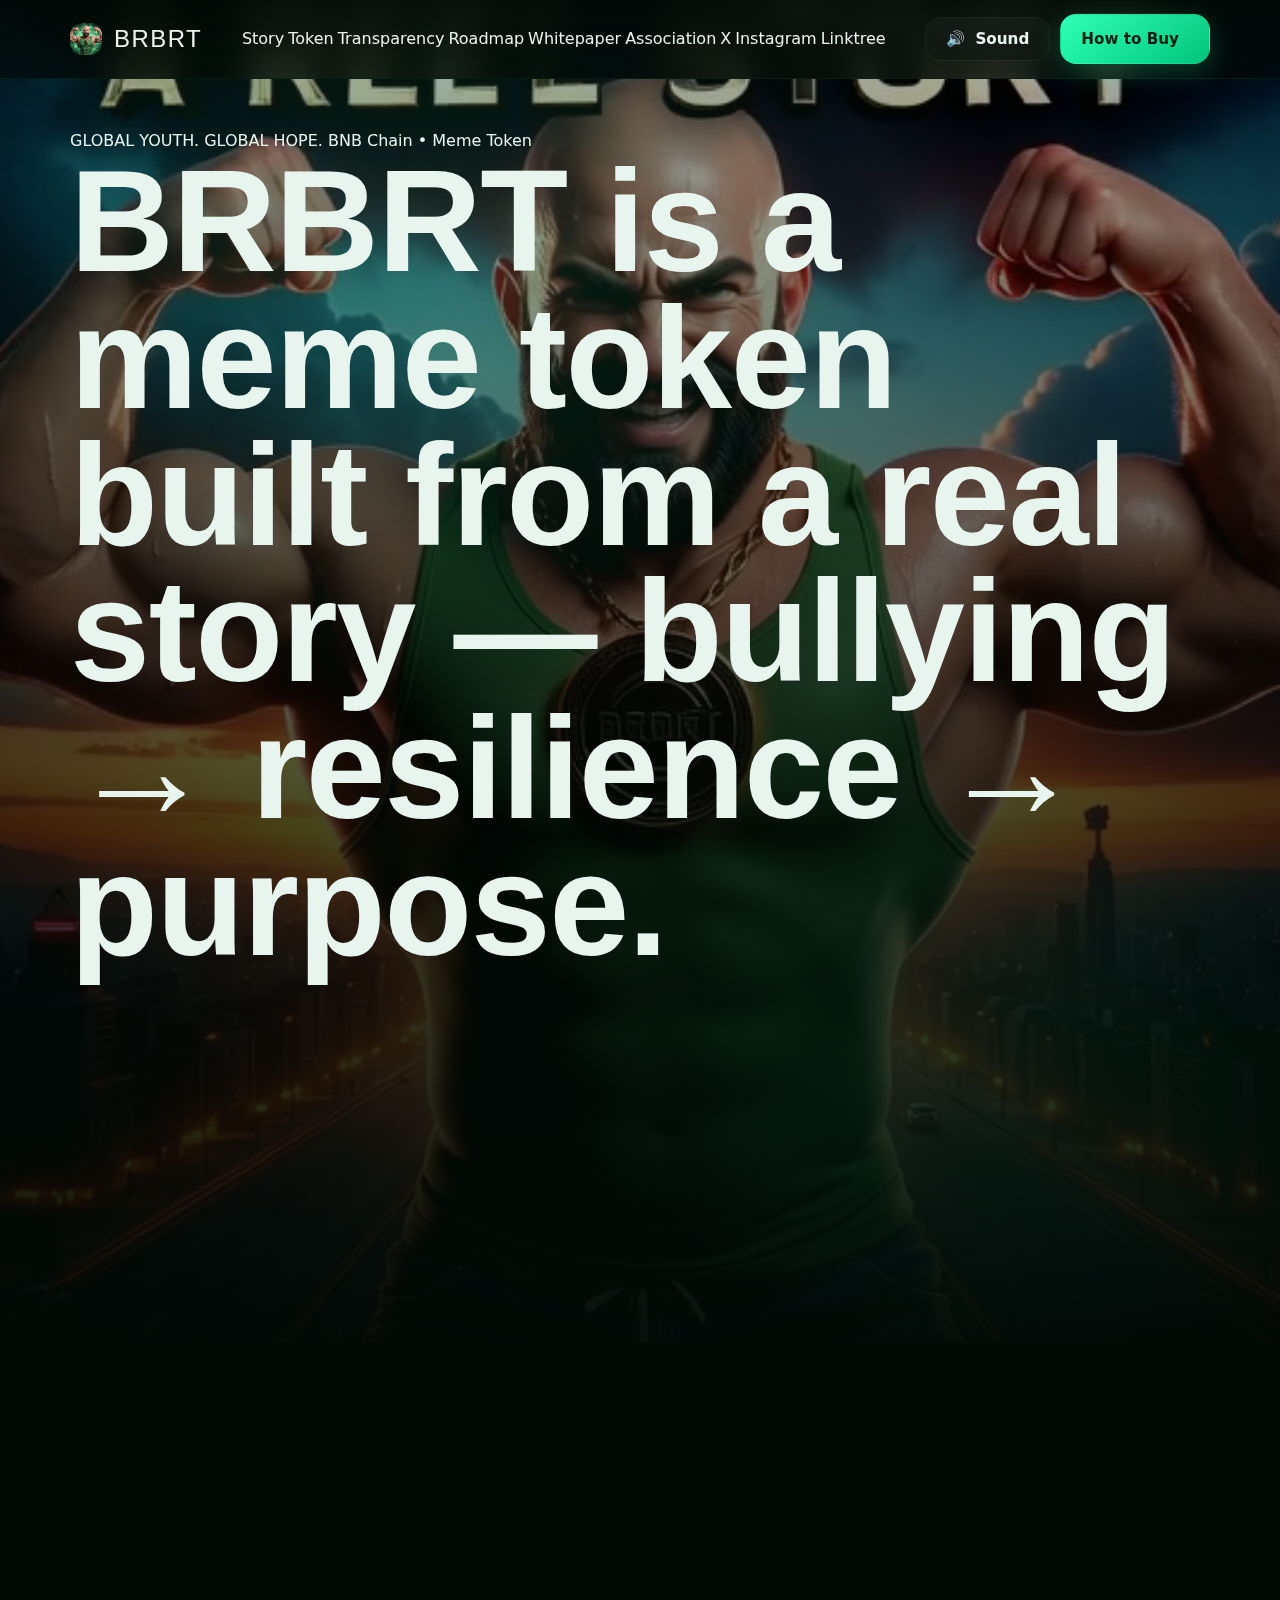
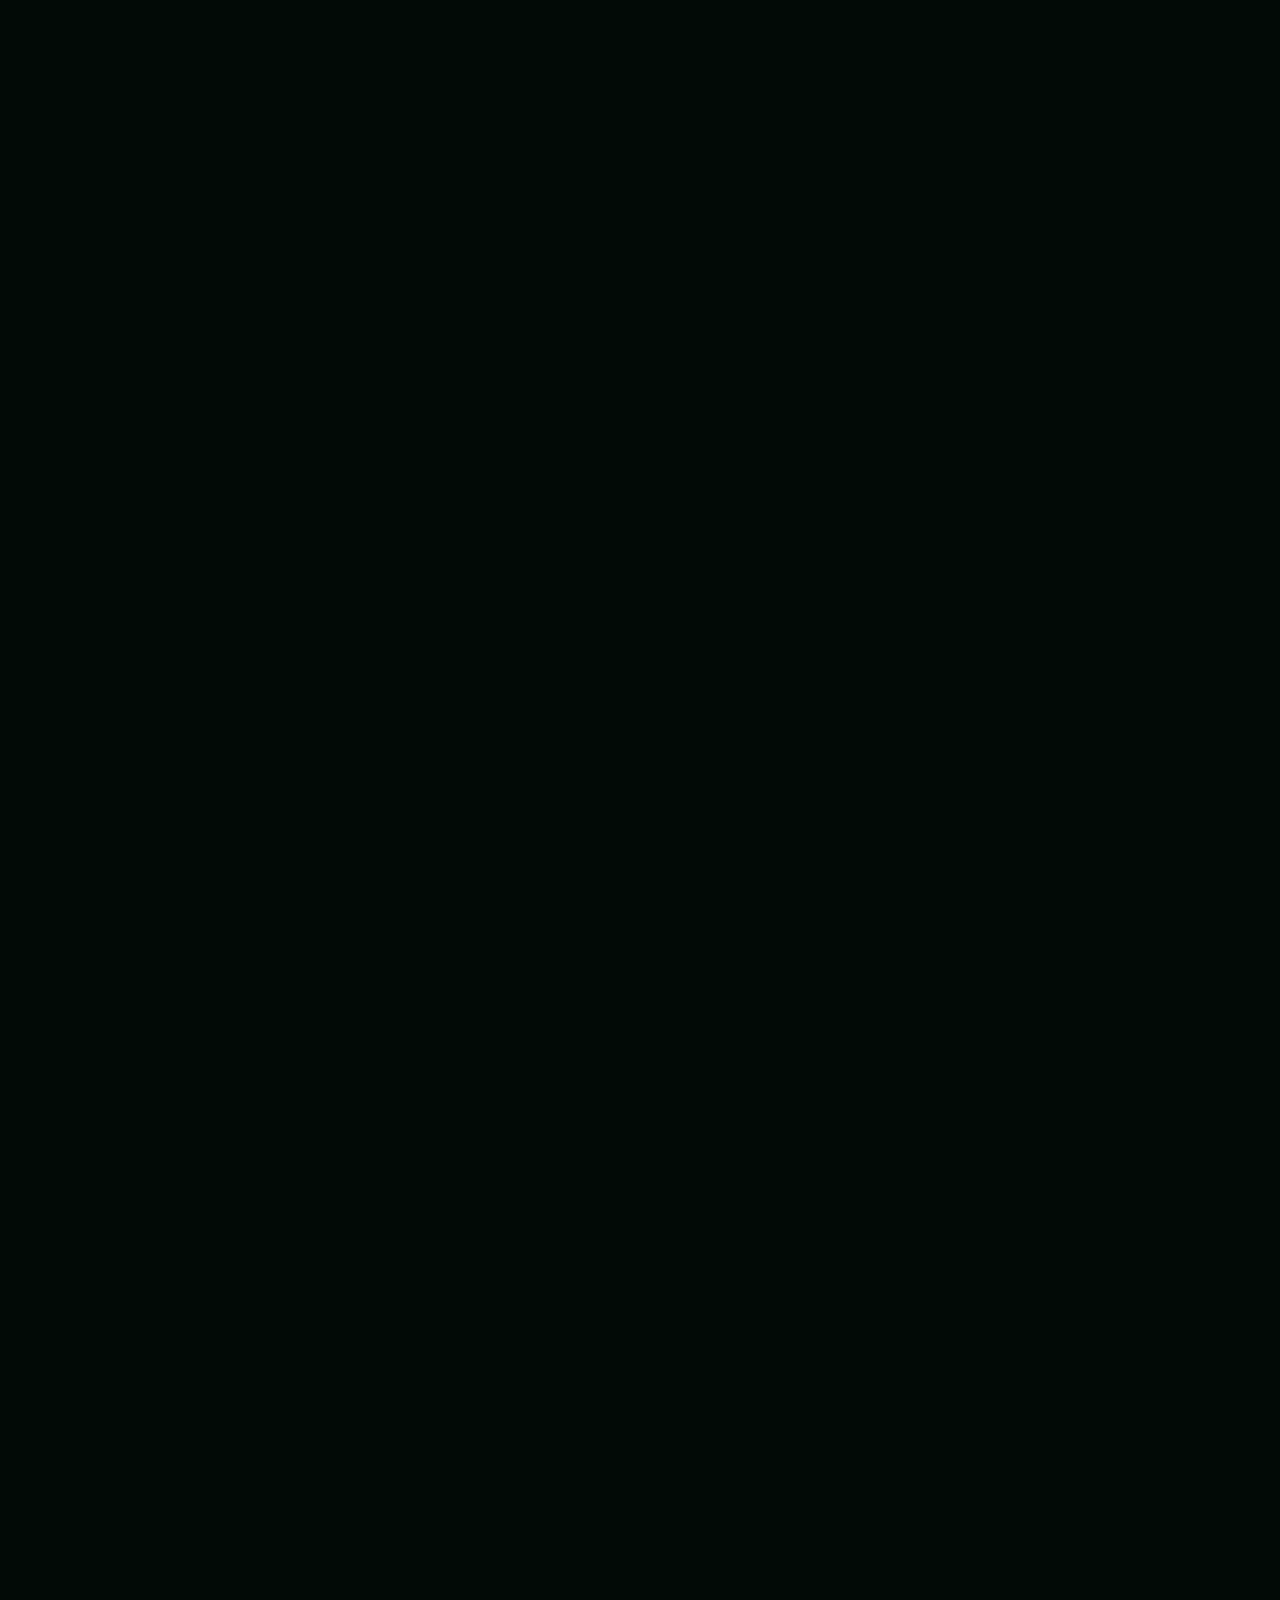
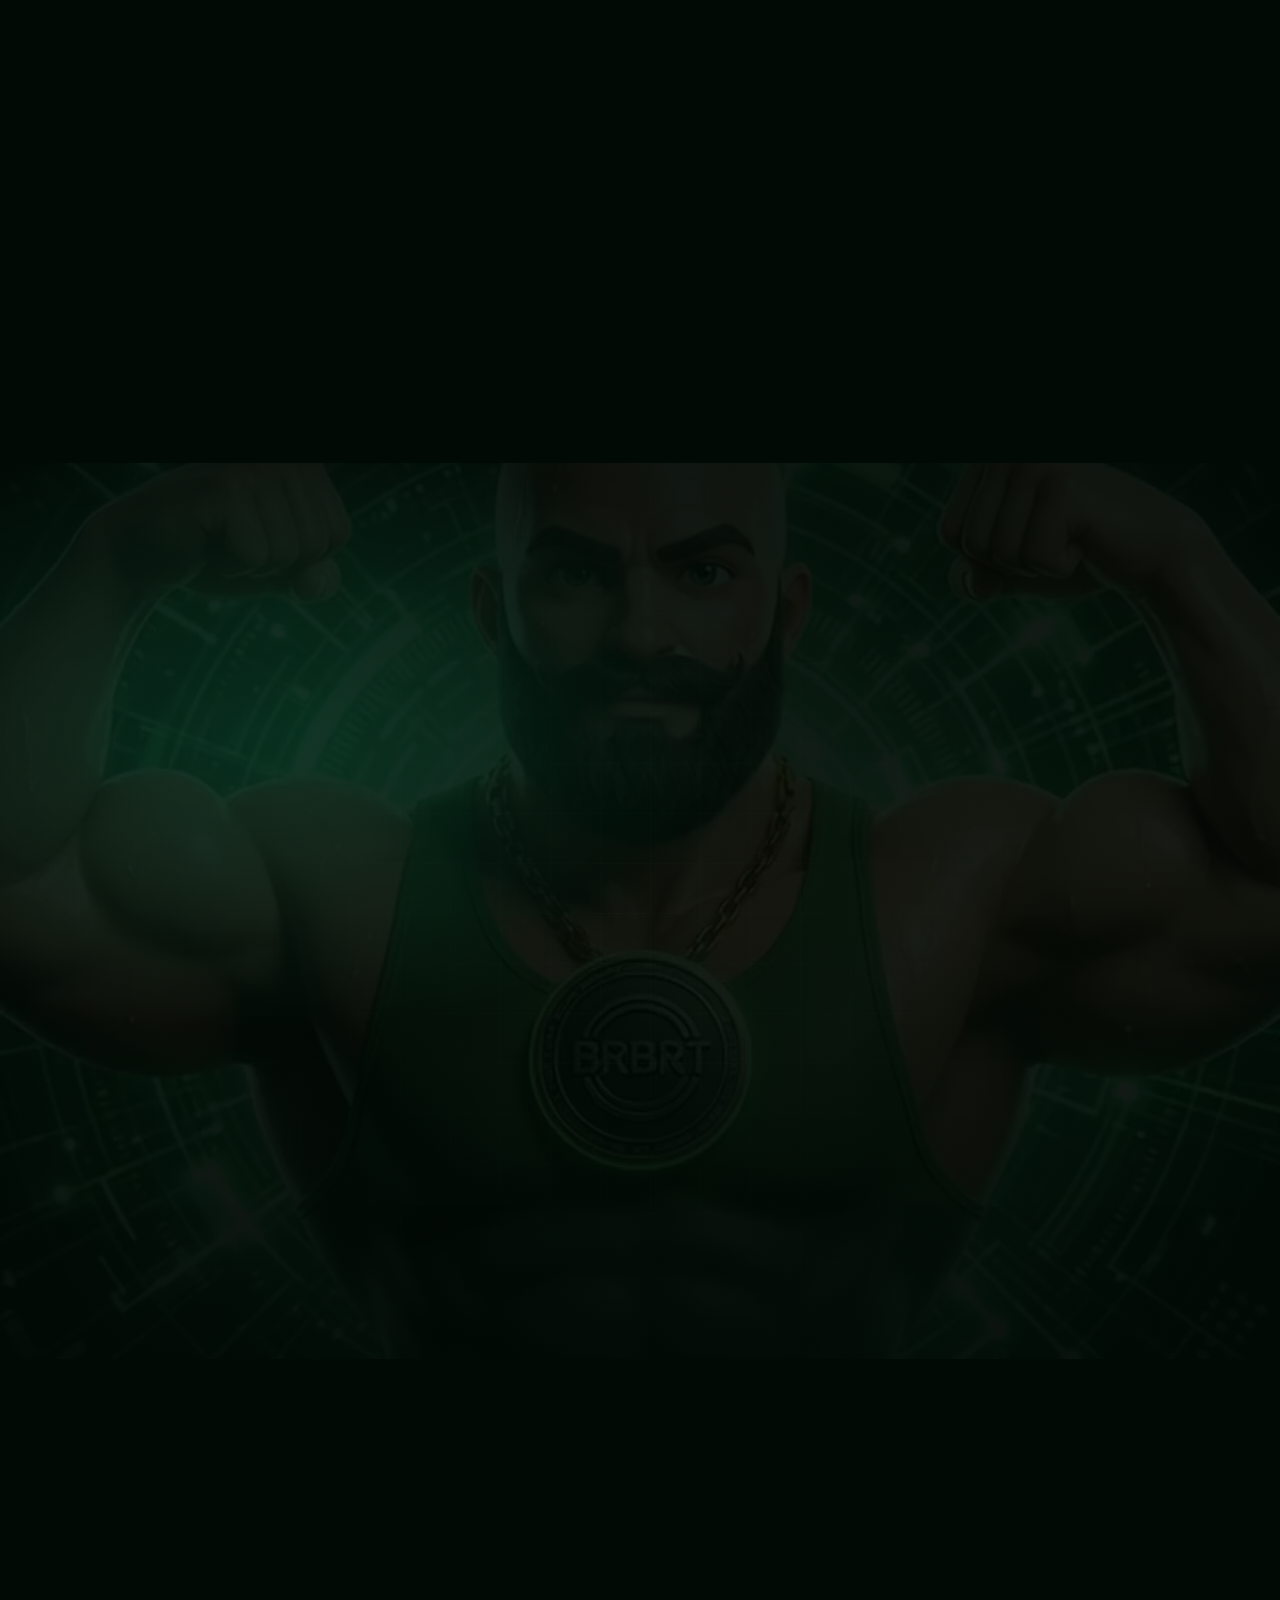
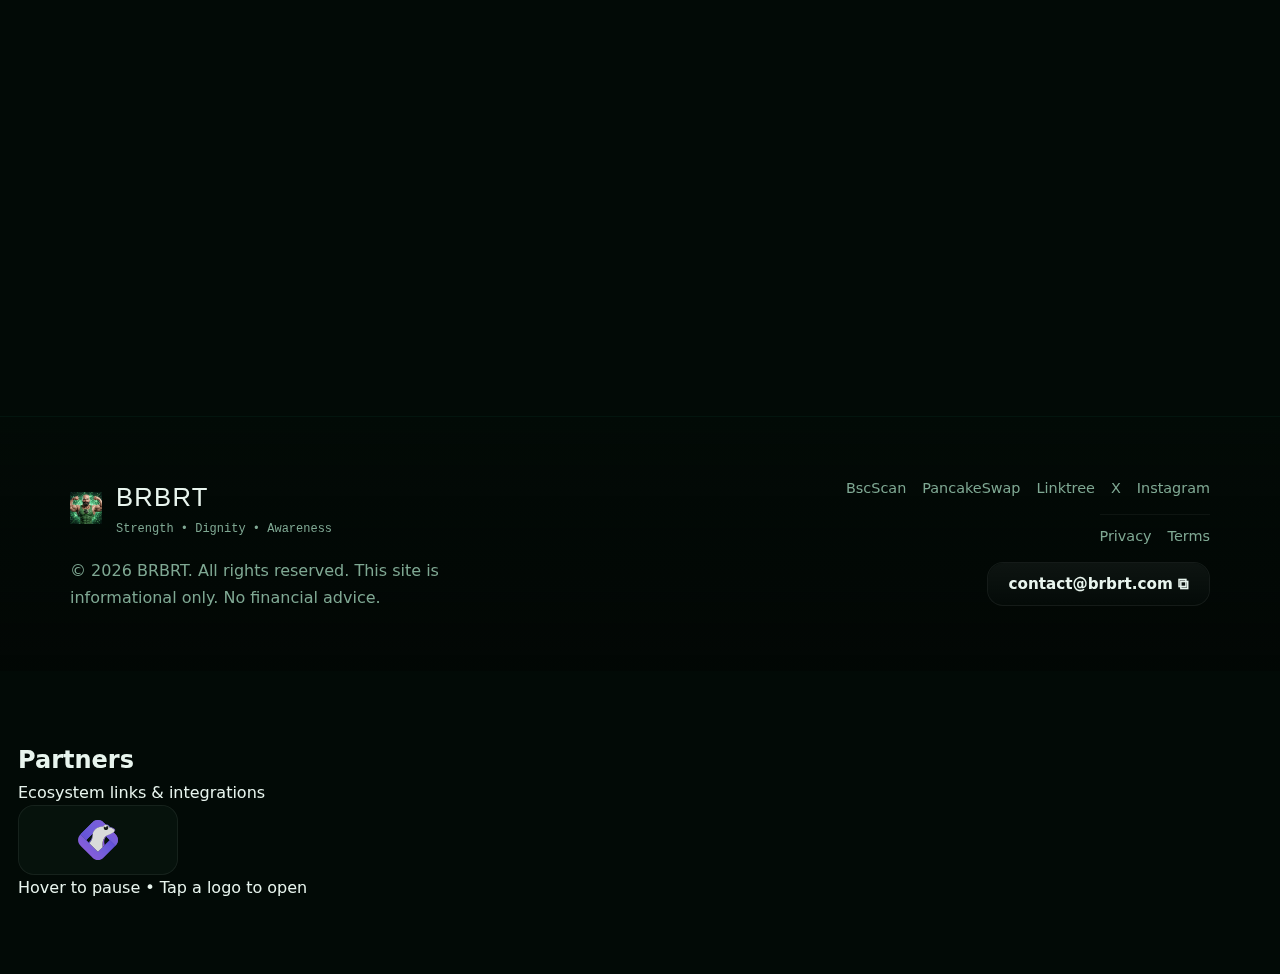
<file: index.html>
<!doctype html>
<html lang="en">
<head>
  <!-- Perf: DNS/Preconnect fonts (optional) -->
  <link rel="preconnect" href="https://fonts.googleapis.com">
  <link rel="preconnect" href="https://fonts.gstatic.com" crossorigin>

  <meta charset="utf-8" />
  <meta name="viewport" content="width=device-width,initial-scale=1,viewport-fit=cover" />
  <meta name="theme-color" content="#07110D" />
  <meta name="color-scheme" content="dark" />

  <title>BRBRT Crypto Project - Strength • Dignity • Awareness (BNB Chain)</title>
  <meta name="description" content="BRBRT is a community-driven meme token on BNB Chain inspired by a real story of bullying, resilience and personal growth. Transparency-first. No promises of profit. NFA." />

  <!-- SEO -->
  <link rel="canonical" href="https://brbrt.com/" />
  <meta name="robots" content="index,follow,max-image-preview:large" />

  <!-- Favicons -->
  <link rel="icon" type="image/png" sizes="32x32" href="assets/logo-32.png">
  <link rel="icon" type="image/png" sizes="16x16" href="assets/logo-16.png">
  <link rel="apple-touch-icon" sizes="180x180" href="assets/logo-180.png">

  <!-- Open Graph -->
  <meta property="og:title" content="BRBRT — Strength • Dignity • Awareness" />
  <meta property="og:description" content="A community-driven meme token on BNB Chain. Transparency-first. No promises of profit. NFA." />
  <meta property="og:type" content="website" />
  <meta property="og:url" content="https://brbrt.com/" />
  <meta property="og:site_name" content="BRBRT" />
  <meta property="og:locale" content="en_US" />
  <meta property="og:image" content="https://brbrt.com/assets/og-brbrt.jpg" />
  <meta property="og:image:alt" content="BRBRT – Strength • Dignity • Awareness" />

  <!-- Twitter -->
  <meta name="twitter:card" content="summary_large_image" />
  <meta name="twitter:title" content="BRBRT Crypto Project – Strength • Dignity • Awareness (BNB Chain)" />
  <meta name="twitter:description" content="BRBRT is a community-driven meme token on BNB Chain inspired by a real story of bullying, resilience and purpose. Transparency-first. NFA." />
  <meta name="twitter:image" content="https://brbrt.com/assets/og-brbrt.jpg" />

  <!-- Structured Data -->
  <script type="application/ld+json">
  {
    "@context": "https://schema.org",
    "@graph": [
      {
        "@type": "Organization",
        "@id": "https://brbrt.com/#organization",
        "name": "BRBRT",
        "url": "https://brbrt.com/",
        "logo": "https://brbrt.com/assets/logo-180.png",
        "sameAs": [
          "https://x.com/BRBRToken",
          "https://www.instagram.com/brbrtcoin/",
          "https://linktr.ee/BRBRT"
        ]
      },
      {
        "@type": "WebSite",
        "@id": "https://brbrt.com/#website",
        "url": "https://brbrt.com/",
        "name": "BRBRT",
        "publisher": { "@id": "https://brbrt.com/#organization" },
        "inLanguage": "en"
      },
      {
        "@type": "WebPage",
        "@id": "https://brbrt.com/#webpage",
        "url": "https://brbrt.com/",
        "name": "BRBRT Crypto Project - Strength • Dignity • Awareness (BNB Chain)",
        "isPartOf": { "@id": "https://brbrt.com/#website" },
        "about": { "@id": "https://brbrt.com/#organization" },
        "inLanguage": "en"
      }
    ]
  }
  </script>

  <!-- CSS -->
  <link rel="preload" href="style.css" as="style" />
  <link rel="stylesheet" href="style.css" />
</head>

<body>
  <!-- Skip link -->
  <a class="skip" href="#content">Skip to content</a>

  <!-- Background FX Canvas -->
  <canvas id="fx" aria-hidden="true"></canvas>

  <!-- NAV -->
  <header class="nav" role="banner">
    <div class="nav__inner">
      <a class="brand" href="#top" aria-label="BRBRT home">
        <img class="brand__logo" src="assets/logo-64.png" width="32" height="32" alt="BRBRT logo" decoding="async" />
        <span class="brand__name">BRBRT</span>
      </a>

      <nav class="nav__links" aria-label="Primary">
        <a href="#story">Story</a>
        <a href="#token">Token</a>
        <a href="#transparency">Transparency</a>
        <a href="#roadmap">Roadmap</a>
        <a href="whitepaper.html">Whitepaper</a>
        <a href="association.html">Association</a>
        <a href="https://x.com/BRBRToken" target="_blank" rel="noreferrer">X</a>
        <a href="https://www.instagram.com/brbrtcoin/" target="_blank" rel="noreferrer">Instagram</a>
        <a class="pill" href="https://linktr.ee/BRBRT" target="_blank" rel="noreferrer">Linktree</a>
      </nav>

      <div class="nav__actions">
        <button id="soundBtn" class="btn btn--ghost" type="button" aria-pressed="false" aria-label="Toggle sound">
          <span class="btn__icon" aria-hidden="true">🔊</span>
          <span class="btn__text">Sound</span>
        </button>

        <a class="btn btn--primary" href="#buy" aria-label="How to buy">
          <span class="btn__text">How to Buy</span>
          <span class="btn__icon" aria-hidden="true"></span>
        </a>

        <button id="menuBtn" class="hamburger" type="button" aria-label="Open menu" aria-expanded="false" aria-controls="mobileMenu">
          <span></span><span></span><span></span>
        </button>
      </div>
    </div>

    <!-- Mobile menu -->
    <div id="mobileMenu" class="mobile" aria-hidden="true" hidden>
      <div class="mobile__panel">
        <a href="#story">Story</a>
        <a href="#token">Token</a>
        <a href="#transparency">Transparency</a>
        <a href="#roadmap">Roadmap</a>
        <a href="whitepaper.html">Whitepaper</a>
        <a href="association.html">Association</a>
        <a class="mobile__cta" href="#buy">How to Buy</a>

        <a href="https://x.com/BRBRToken" target="_blank" rel="noreferrer" class="drawerLink">X</a>
        <a href="https://www.instagram.com/brbrtcoin/" target="_blank" rel="noreferrer" class="drawerLink">Instagram</a>
        <a href="https://linktr.ee/BRBRT" target="_blank" rel="noreferrer" class="drawerLink">Linktree</a>
        <a href="mailto:contact@brbrt.com" class="drawerLink">contact@brbrt.com</a>
      </div>
    </div>
  </header>

  <!-- MAIN -->
  <main id="content" role="main">
    <!-- HERO -->
    <section id="top" class="hero" aria-label="BRBRT hero">
      <video
        id="heroVideo"
        class="hero__video"
        autoplay
        muted
        playsinline
        loop
        preload="none"
        poster="assets/hero-poster.webp"
      >
        <source src="assets/hero-web.mp4" type="video/mp4" />
      </video>

      <div class="hero__overlay" aria-hidden="true"></div>

      <div class="hero__inner">
        <div class="hero__kicker reveal">
          <span class="pill">GLOBAL YOUTH. GLOBAL HOPE.</span>
          <span class="pill pill--ghost">BNB Chain • Meme Token</span>
        </div>

        <h1 class="hero__title reveal">
          BRBRT is a meme token built from a real story —
          <span class="glow">bullying → resilience → purpose</span>.
        </h1>

        <p class="hero__sub reveal">
          No hype. No profit promises. Just a community mission focused on awareness, dignity,
          and transparent on-chain proof.
          <span class="muted">NFA • DYOR</span>
        </p>

        <div class="hero__cta reveal">
          <a class="btn btn--primary" href="https://pancakeswap.finance/swap?outputCurrency=0xf97522ABEf762d28729E073019343b72C6e8D2C1&chain=bsc" target="_blank" rel="noopener">
            Buy on PancakeSwap
            <span class="btn__icon" aria-hidden="true">↗</span>
          </a>
          <a class="btn btn--ghost" href="https://bscscan.com/token/0xf97522ABEF762d28729E073019343b72C6e8D2C1" target="_blank" rel="noopener">
            View on BscScan
            <span class="btn__icon" aria-hidden="true">↗</span>
          </a>
          <button class="btn btn--ghost" id="copyCA" type="button" data-copy="0xf97522ABEf762d28729E073019343b72C6e8D2C1">
            Copy Contract
            <span class="btn__icon" aria-hidden="true">⧉</span>
          </button>
        </div>

        <div class="hero__meta reveal">
          <div class="metaCard">
            <div class="metaCard__label">Contract</div>
            <div class="metaCard__value mono">0xf975...D2C1</div>
          </div>
          <div class="metaCard">
            <div class="metaCard__label">Contact</div>
            <div class="metaCard__value" id="emailSlot"></div>
          </div>
          <div class="metaCard">
            <div class="metaCard__label">Links</div>
            <div class="metaCard__value">
              <a href="https://linktr.ee/BRBRT" target="_blank" rel="noopener">linktr.ee/BRBRT</a>
            </div>
          </div>
        </div>

        <div class="hero__hint reveal" aria-hidden="true">
          Scroll <span class="hero__chev">⌄</span>
        </div>

        <!-- Fallback play button if autoplay is blocked -->
        <button id="heroPlay" class="heroPlay" type="button" aria-label="Play background video">
          Tap to play
        </button>
      </div>
    </section>

    <!-- STORY -->
    <section id="story" class="section">
      <div class="container">
        <div class="section__head reveal">
          <h2>Why BRBRT exists</h2>
          <p>
            A real story can become a real mission. BRBRT is inspired by lived experiences of bullying,
            silence, and the choice to rebuild with dignity — turning pain into awareness and community action.
          </p>
        </div>

        <div class="grid grid--3">
          <article class="card reveal">
            <h3>Courage</h3>
            <p>Learning to say “no”, to speak up, and to protect the next generation from moral harassment and abuse.</p>
          </article>
          <article class="card reveal">
            <h3>Compassion</h3>
            <p>Supporting mental health awareness and creating a safe space for youth to be seen and heard.</p>
          </article>
          <article class="card reveal">
            <h3>Community</h3>
            <p>Transparent, on-chain proof and community-first progress. No hidden control. No false promises.</p>
          </article>
        </div>
      </div>
    </section>

    <!-- LOGO VIDEO -->
    <section class="section section--tight">
      <div class="container">
        <div class="split">
          <div class="split__left reveal">
            <h2>Token Reveal</h2>
            <p>A cinematic identity — clean, modern, and future-forward. This is BRBRT: strength, dignity, awareness.</p>

            <div class="stack">
              <a class="btn btn--primary" href="https://linktr.ee/BRBRT" target="_blank" rel="noopener">
                Official Links <span class="btn__icon" aria-hidden="true">↗</span>
              </a>
              <a class="btn btn--ghost" href="whitepaper.html">Read Whitepaper</a>
            </div>
          </div>

          <div class="split__right reveal">
            <figure class="mediaFrame">
              <video class="logoVideo" autoplay muted playsinline loop preload="metadata" poster="assets/hero-poster.webp">
                <source src="assets/logo-web.mp4" type="video/mp4" />
              </video>
              <div class="mediaFrame__glow" aria-hidden="true"></div>
              <figcaption class="mediaFrame__badge mono">BRBRT • BNB Chain</figcaption>
            </figure>
          </div>
        </div>
      </div>
    </section>

    <!-- TOKEN -->
    <section id="token" class="section">
      <div class="container">
        <div class="section__head reveal">
          <h2>Token Info</h2>
          <p>Use official links only. Verify contract addresses on-chain.</p>
        </div>

        <div class="grid grid--2">
          <div class="card reveal">
            <h3>Official</h3>
            <ul class="list">
              <li>
                <span>Contract</span>
                <button class="chip mono" data-copy="0xf97522ABEf762d28729E073019343b72C6e8D2C1">0xf975…D2C1 ⧉</button>
              </li>
              <li>
                <span>PancakeSwap</span>
                <a class="chip" href="https://pancakeswap.finance/swap?outputCurrency=0xf97522ABEf762d28729E073019343b72C6e8D2C1&chain=bsc" target="_blank" rel="noopener">Buy ↗</a>
              </li>
              <li>
                <span>BscScan</span>
                <a class="chip" href="https://bscscan.com/token/0xf97522ABEF762d28729E073019343b72C6e8D2C1" target="_blank" rel="noopener">Explorer ↗</a>
              </li>
              <li>
                <span>Linktree</span>
                <a class="chip" href="https://linktr.ee/BRBRT" target="_blank" rel="noopener">linktr.ee/BRBRT ↗</a>
              </li>
            </ul>
          </div>

          <div class="card reveal">
            <h3>Compliance-first messaging</h3>
            <p class="muted">
              BRBRT is a meme token with a mission-driven story. This website is informational only.
              We do not promise profits, returns, or financial outcomes.
            </p>
            <div class="notice">
              <strong>NFA / DYOR</strong>
              <span>Always verify links and contract addresses before interacting.</span>
            </div>
          </div>
        </div>
      </div>
    </section>

    <!-- TRANSPARENCY -->
    <section id="transparency" class="section">
      <div class="container">
        <div class="section__head reveal">
          <h2>Transparency</h2>
          <p>On-chain proof, public links, and accountability.</p>
        </div>

        <div class="grid grid--3">
          <div class="card reveal">
            <h3>Ownership</h3>
            <p>Ownership has been renounced on-chain.</p>
            <a class="chip" href="https://bscscan.com/address/0xf97522ABEf762d28729E073019343b72C6e8D2C1#readContract" target="_blank" rel="noopener">
              Verify owner() ↗
            </a>
          </div>

          <div class="card reveal">
            <h3>Reserve Lock (PinkLock V2)</h3>
            <p class="mono small">
              Locked: 279,897.5221 BRBR<br>
              Unlock: 2030-01-01 (UTC)
            </p>
            <a class="chip" href="https://www.pinksale.finance/pinklock/bsc/record/1437018" target="_blank" rel="noopener">
              View lock record ↗
            </a>
          </div>

          <div class="card reveal">
            <h3>Contact</h3>
            <p>Official email:</p>
            <button id="copyEmail" class="chip" type="button">contact@brbrt.com ⧉</button>
            <p class="muted small">Protected from simple email scrapers.</p>
          </div>
        </div>
      </div>
    </section>

    <!-- ROADMAP (UPDATED: Cinematic background video behind content) -->
    <section id="roadmap" class="section section--videoBg" data-bgvideo>
      <!-- Background video layer -->
      <div class="sectionBg" aria-hidden="true">
        <video
          class="sectionBg__video"
          muted
          playsinline
          loop
          preload="none"
          poster="assets/roadmap-bg.webp"
        >
          <source data-src="assets/roadmap-bg.webm" type="video/webm" />
          <source data-src="assets/roadmap-bg.mp4" type="video/mp4" />
        </video>
        <div class="sectionBg__overlay"></div>
        <div class="sectionBg__grid"></div>
      </div>

      <div class="container">
        <div class="section__head reveal">
          <h2>Roadmap</h2>
          <p>Clear steps. Community-first. Proof on-chain where possible.</p>
        </div>

        <div class="grid grid--2">
          <div class="card reveal">
            <h3>Phase 1 — Foundations</h3>
            <ul class="bullets">
              <li>Brand upgrade to BRBRT (site, socials, messaging)</li>
              <li>Official links & verification (BscScan + token profile updates)</li>
              <li>Initial transparency page + public proofs (ownership + locks)</li>
              <li>Community launch: X + Linktree hub</li>
            </ul>
          </div>

          <div class="card reveal">
            <h3>Phase 2 — Community Growth</h3>
            <ul class="bullets">
              <li>Weekly story drops (short cinematic clips, awareness posts)</li>
              <li>Community events & moderation tools (safe space)</li>
              <li>Partnership outreach (youth awareness & creators)</li>
              <li>Public progress reports: holders, locks, milestones</li>
            </ul>
          </div>

          <div class="card reveal">
            <h3>Phase 3 — Impact</h3>
            <ul class="bullets">
              <li>Launch “Supportive Web” hub resources (anti-bullying awareness)</li>
              <li>Association page + early initiatives (community-guided)</li>
              <li>Content series: real scenes → animated episodes</li>
              <li>Transparent funding goals (no profit promises)</li>
            </ul>
          </div>

          <div class="card reveal">
            <h3>Phase 4 — Sustainability</h3>
            <ul class="bullets">
              <li>Long-term community governance discussion</li>
              <li>Expand global awareness campaigns</li>
              <li>Maintain a clean, verifiable transparency standard</li>
              <li>Iterate website performance & accessibility</li>
            </ul>
          </div>
        </div>
      </div>
    </section>

    <!-- BUY -->
    <section id="buy" class="section">
      <div class="container">
        <div class="section__head reveal">
          <h2>How to Buy (Quick)</h2>
          <p>Simple steps. Always verify contract addresses.</p>
        </div>

        <div class="grid grid--3">
          <div class="card reveal">
            <h3>1) Get BNB</h3>
            <p>Use BNB on BNB Chain for gas and swaps.</p>
          </div>
          <div class="card reveal">
            <h3>2) Open PancakeSwap</h3>
            <p>Use the official link below.</p>
            <a class="chip" href="https://pancakeswap.finance/swap?outputCurrency=0xf97522ABEf762d28729E073019343b72C6e8D2C1&chain=bsc" target="_blank" rel="noopener">Swap ↗</a>
          </div>
          <div class="card reveal">
            <h3>3) Verify</h3>
            <p>Confirm the contract address on BscScan.</p>
            <a class="chip" href="https://bscscan.com/token/0xf97522ABEF762d28729E073019343b72C6e8D2C1" target="_blank" rel="noopener">Explorer ↗</a>
          </div>
        </div>

        <div class="notice notice--big reveal">
          <strong>Reminder:</strong>
          <span>BRBRT makes no promises of profit. This website is informational only. DYOR.</span>
        </div>
      </div>
    </section>

    <!-- FOOTER -->
    <footer id="contact" class="footer" role="contentinfo">
      <div class="container footer__inner">
        <div class="footer__left">
          <div class="footer__brand">
            <img src="assets/logo-64.png" alt="BRBRT logo" width="32" height="32" loading="lazy" decoding="async" />
            <div>
              <div class="footer__name">BRBRT</div>
              <div class="footer__tag">Strength • Dignity • Awareness</div>
            </div>
          </div>

          <p class="footer__small muted">
            © <span id="year"></span> BRBRT. All rights reserved.
            This site is informational only. No financial advice.
          </p>
        </div>

        <div class="footer__right">
          <div class="footer__links">
            <a href="https://bscscan.com/token/0xf97522ABEF762d28729E073019343b72C6e8D2C1" target="_blank" rel="noopener">BscScan</a>
            <a href="https://pancakeswap.finance/swap?outputCurrency=0xf97522ABEf762d28729E073019343b72C6e8D2C1&chain=bsc" target="_blank" rel="noopener">PancakeSwap</a>
            <a href="https://linktr.ee/BRBRT" target="_blank" rel="noopener">Linktree</a>
            <a href="https://x.com/BRBRToken" target="_blank" rel="noreferrer">X</a>
            <a href="https://www.instagram.com/brbrtcoin/" target="_blank" rel="noreferrer">Instagram</a>
          </div>

          <div class="footer__legal">
            <a href="privacy.html">Privacy</a>
            <a href="terms.html">Terms</a>
          </div>

          <button class="btn btn--ghost btn--small" id="copyEmailFooter" type="button">
            contact@brbrt.com ⧉
          </button>
        </div>
      </div>
    </footer>
  </main>
<section class="partners" id="partners">
  <div class="partners-inner">
    <h2 class="partners-title">Partners</h2>
    <p class="partners-subtitle">Ecosystem links & integrations</p>

    <div class="partners-marquee" aria-label="Partners logos">
      <div class="partners-track">
        <!-- Set A -->
        <a class="partner" href="https://www.geckoterminal.com" target="_blank" rel="noopener">
          <img src="assets/partners/geckoterminal.svg" alt="GeckoTerminal">
        </a>
    </div>

    <div class="partners-hint">Hover to pause • Tap a logo to open</div>
  </div>
</section>
  <!-- Scripts -->
  <script src="script.js" defer></script>
</body>
</html>
</file>
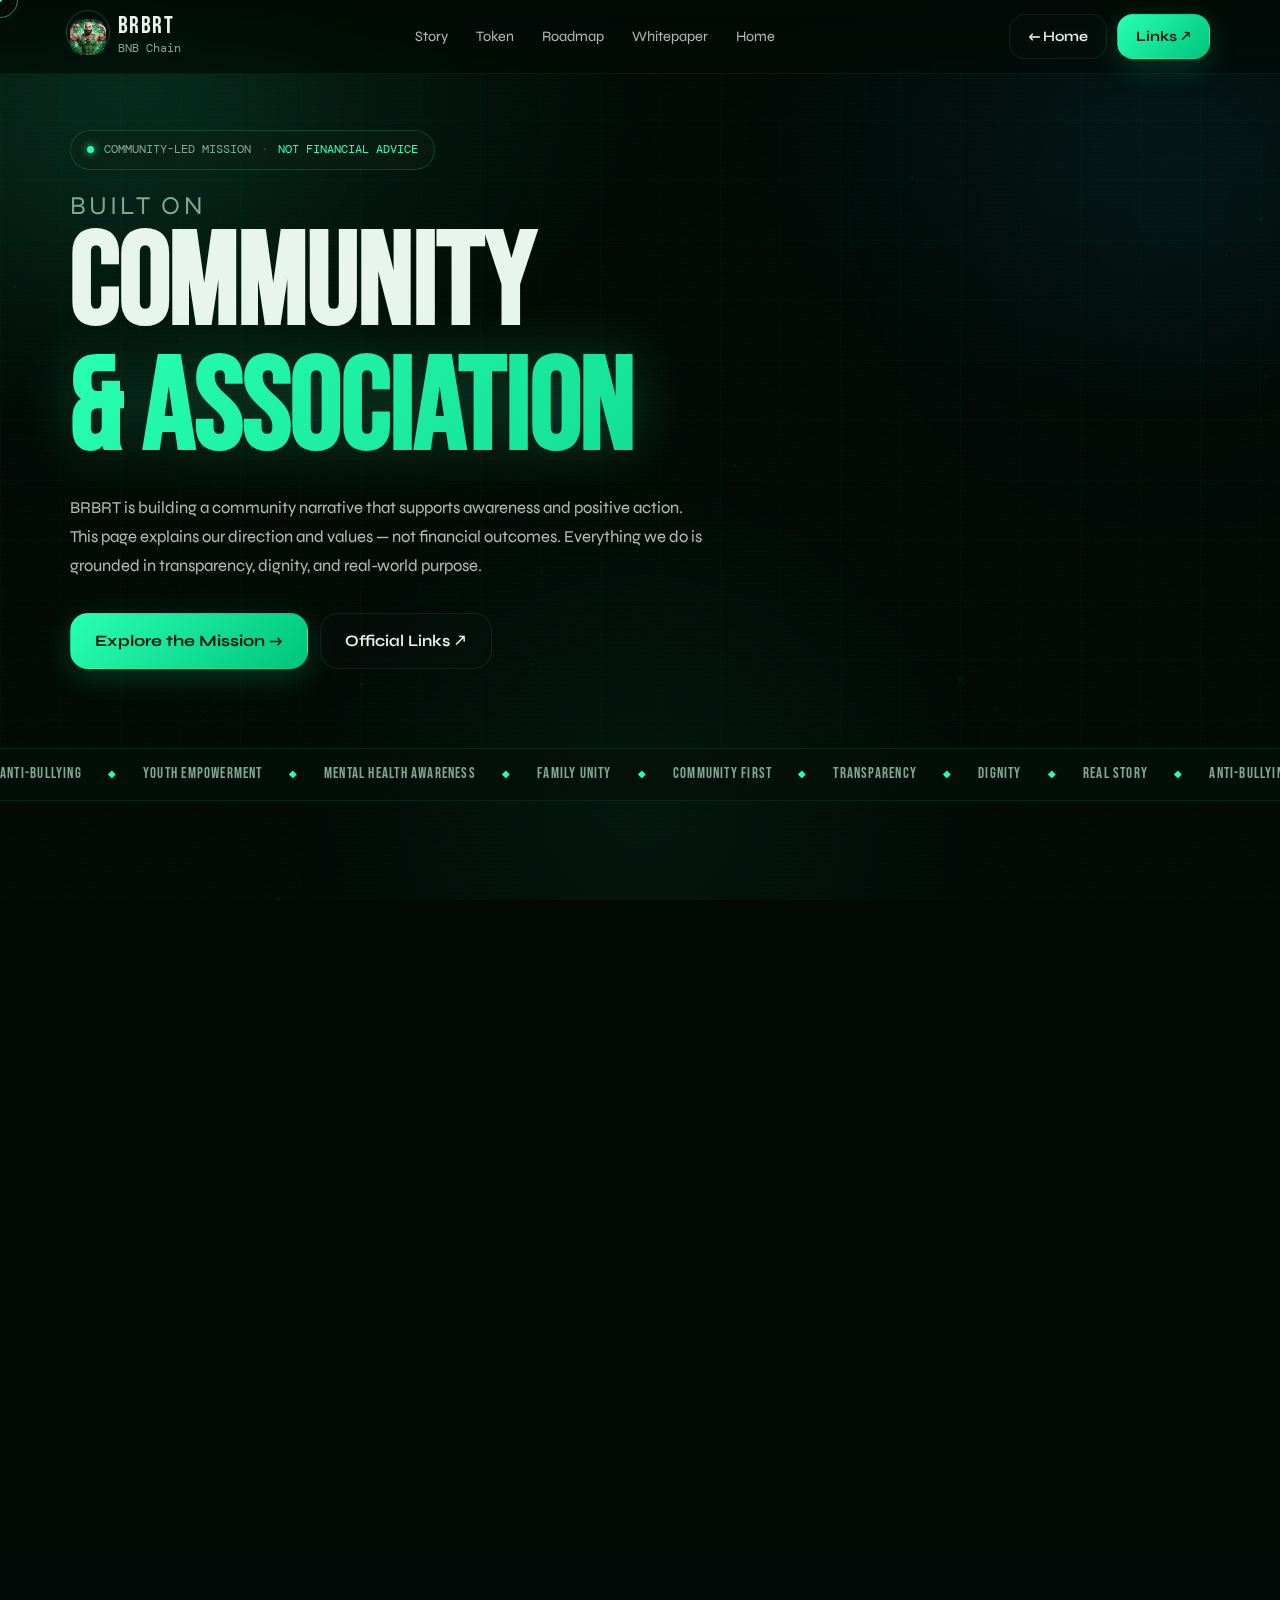
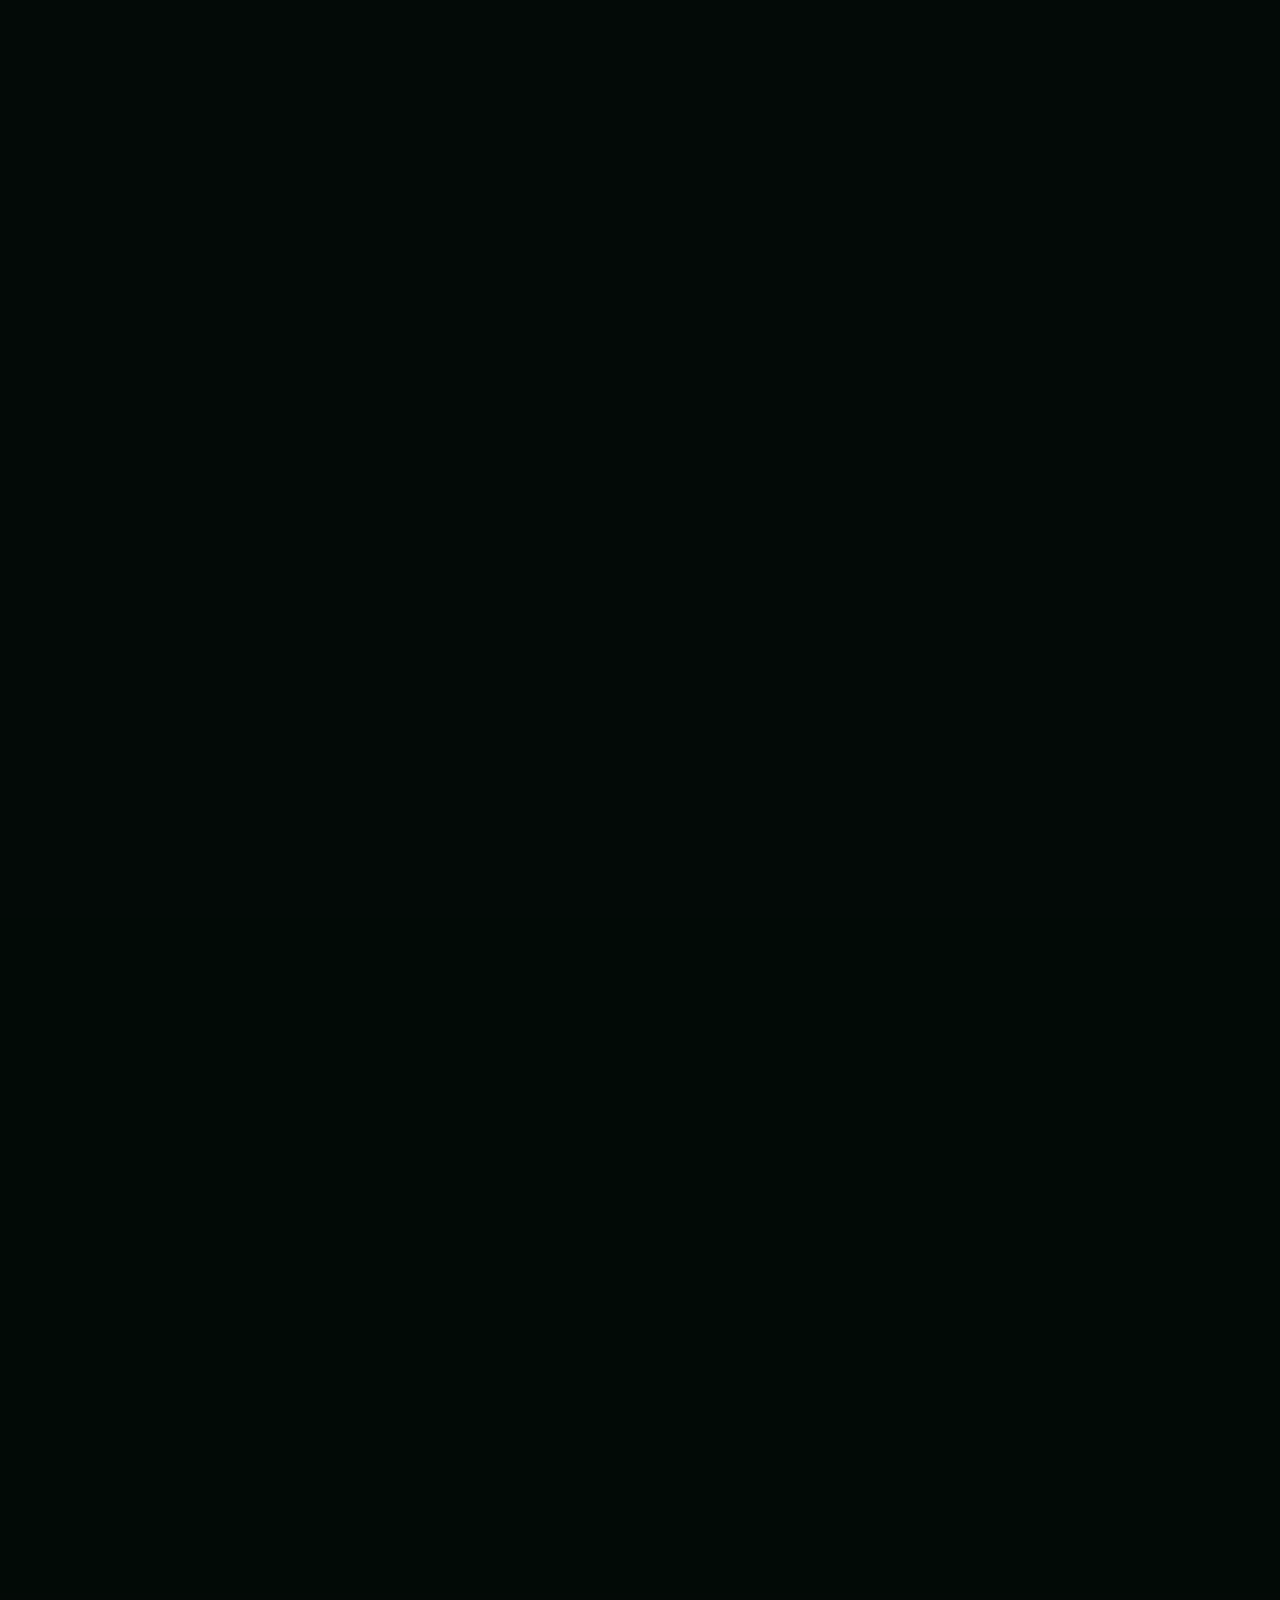
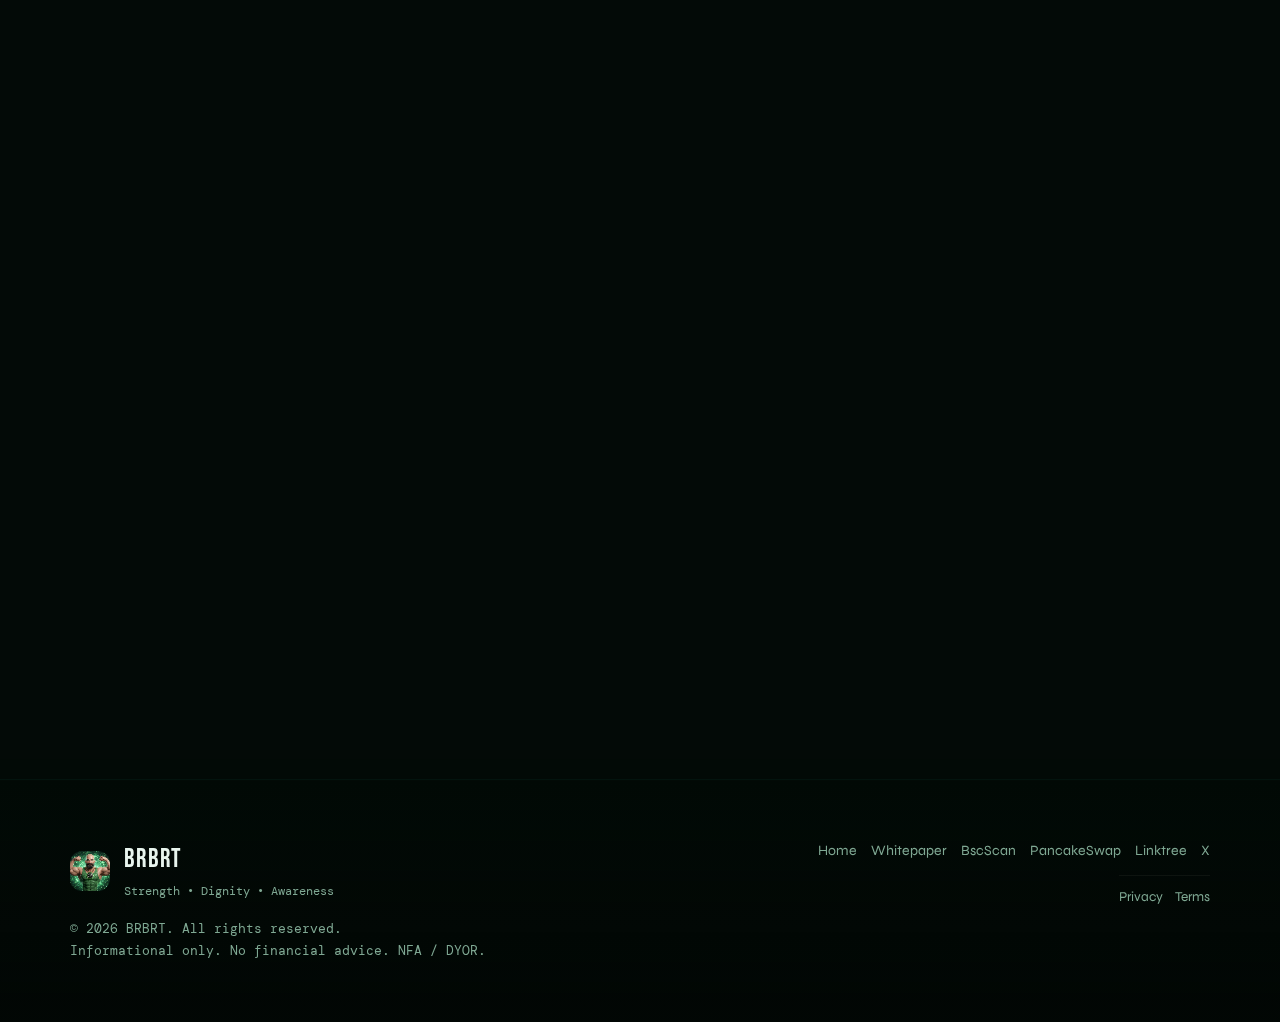
<file: association.html>
<!doctype html>
<html lang="en">
<head>
  <link rel="preconnect" href="https://fonts.googleapis.com">
  <link rel="preconnect" href="https://fonts.gstatic.com" crossorigin>
  <link href="https://fonts.googleapis.com/css2?family=Syne:wght@400;700;800;900&family=DM+Mono:ital,wght@0,300;0,400;0,500;1,300&family=Bebas+Neue&display=swap" rel="stylesheet">

  <meta charset="utf-8" />
  <meta name="viewport" content="width=device-width,initial-scale=1,viewport-fit=cover" />
  <meta name="theme-color" content="#020A06" />
  <meta name="color-scheme" content="dark" />

  <title>BRBRT — Community & Association</title>
  <meta name="description" content="BRBRT is building a community narrative that supports awareness and positive action. Anti-bullying, youth empowerment, mental health support." />

  <link rel="icon" type="image/png" sizes="32x32" href="assets/logo-32.png">
  <link rel="icon" type="image/png" sizes="16x16" href="assets/logo-16.png">
  <link rel="apple-touch-icon" sizes="180x180" href="assets/logo-180.png">

  <style>
    /* ═══════════════════════════════════════════════════
       BRBRT ASSOCIATION PAGE
       Fully synced with main site design system
       Bebas Neue · Syne · DM Mono · #28FFB4 neon
    ═══════════════════════════════════════════════════ */
    :root {
      --c-black:   #020A06;
      --c-deep:    #040F09;
      --c-dark:    #071410;
      --c-border:  rgba(40,255,180,0.12);
      --c-border2: rgba(255,255,255,0.07);

      --c-neon:    #28FFB4;
      --c-neon2:   #00E89A;
      --c-neon3:   #00C47C;
      --c-neon4:   #006B4A;

      --c-txt:     #E8F5EE;
      --c-muted:   #7FA893;
      --c-dim:     #3D5A4A;

      --c-yellow:  #FFD166;

      --g-neon:  linear-gradient(135deg, #28FFB4, #00C47C);
      --g-card:  linear-gradient(160deg, rgba(10,26,18,.72), rgba(6,12,10,.55));

      --s-neon:  0 0 30px rgba(40,255,180,.20), 0 0 80px rgba(40,255,180,.08);
      --s-card:  0 20px 60px rgba(0,0,0,.45), 0 1px 0 rgba(40,255,180,.08) inset;

      --r-sm:   10px;
      --r-md:   16px;
      --r-lg:   22px;
      --r-xl:   30px;
      --r-pill: 999px;

      --f-display: 'Bebas Neue', 'Syne', sans-serif;
      --f-ui:      'Syne', ui-sans-serif, system-ui, sans-serif;
      --f-mono:    'DM Mono', ui-monospace, 'SF Mono', monospace;
    }

    *, *::before, *::after { box-sizing: border-box; margin: 0; padding: 0; }
    html { scroll-behavior: smooth; scroll-padding-top: 88px; }
    html, body { height: 100%; }

    body {
      font-family: var(--f-ui);
      font-size: 16px;
      color: var(--c-txt);
      background: var(--c-black);
      overflow-x: hidden;
      line-height: 1.6;
      -webkit-font-smoothing: antialiased;
      cursor: none;
    }

    /* Noise */
    body::before {
      content: '';
      position: fixed; inset: 0; pointer-events: none; z-index: 1;
      opacity: .028;
      background-image: url("data:image/svg+xml,%3Csvg xmlns='http://www.w3.org/2000/svg' width='200' height='200'%3E%3Cfilter id='n'%3E%3CfeTurbulence type='fractalNoise' baseFrequency='.85' numOctaves='4' stitchTiles='stitch'/%3E%3C/filter%3E%3Crect width='200' height='200' filter='url(%23n)'/%3E%3C/svg%3E");
    }

    /* Scanlines */
    body::after {
      content: '';
      position: fixed; inset: 0; pointer-events: none; z-index: 2;
      background: repeating-linear-gradient(0deg, transparent, transparent 2px, rgba(0,0,0,.03) 2px, rgba(0,0,0,.03) 4px);
      opacity: .4;
    }

    /* Background glow */
    .bg-glow {
      position: fixed; inset: 0; pointer-events: none; z-index: 0;
      background:
        radial-gradient(900px 600px at 10% 10%, rgba(40,255,180,.09), transparent 60%),
        radial-gradient(700px 500px at 90% 15%, rgba(34,199,255,.05), transparent 60%),
        radial-gradient(600px 600px at 50% 90%, rgba(40,255,180,.05), transparent 60%);
    }

    /* Canvas */
    #fx {
      position: fixed; inset: 0; width: 100%; height: 100%;
      pointer-events: none; z-index: 0; opacity: .38;
    }

    /* Custom cursor */
    #cursor {
      position: fixed; pointer-events: none; z-index: 9999;
      top: 0; left: 0; transform: translate(-50%,-50%);
      width: 36px; height: 36px;
      border: 1.5px solid rgba(40,255,180,.55);
      border-radius: 50%;
      transition: width .2s ease, height .2s ease, border-color .2s ease, background .15s ease;
      mix-blend-mode: screen;
    }
    #cursor.hover { width: 54px; height: 54px; border-color: var(--c-neon); background: rgba(40,255,180,.06); }
    .cursor__dot {
      position: absolute; top: 50%; left: 50%;
      transform: translate(-50%,-50%);
      width: 4px; height: 4px; border-radius: 50%; background: var(--c-neon);
    }
    #cursorTrail {
      position: fixed; pointer-events: none; z-index: 9998;
      top: 0; left: 0; transform: translate(-50%,-50%);
      width: 8px; height: 8px;
      background: rgba(40,255,180,.3); border-radius: 50%;
      transition: left .08s ease, top .08s ease;
    }

    a { color: inherit; text-decoration: none; }
    img { max-width: 100%; height: auto; display: block; }
    button { font-family: inherit; cursor: none; border: none; background: none; }

    /* ── NAV ── */
    .nav {
      position: fixed; top: 0; left: 0; right: 0; z-index: 100;
      backdrop-filter: blur(20px) saturate(1.6);
      -webkit-backdrop-filter: blur(20px) saturate(1.6);
      background: linear-gradient(180deg, rgba(2,10,6,.92), rgba(2,10,6,.72));
      border-bottom: 1px solid rgba(40,255,180,.08);
      transition: border-color .3s ease;
    }
    .nav.scrolled { border-bottom-color: rgba(40,255,180,.15); }
    .nav__inner {
      width: min(1140px, calc(100% - 48px));
      margin: 0 auto;
      display: flex; align-items: center; justify-content: space-between;
      padding: 14px 0; gap: 16px;
    }
    .brand { display: flex; align-items: center; gap: 12px; position: relative; }
    .brand__ring {
      position: absolute; left: -4px; top: -4px;
      width: 44px; height: 44px;
      border: 1px solid rgba(40,255,180,.25); border-radius: 50%;
      animation: ringPulse 3s ease-in-out infinite;
    }
    @keyframes ringPulse {
      0%,100% { transform: scale(1); opacity: .4; }
      50% { transform: scale(1.12); opacity: .8; }
    }
    .brand__logo { border-radius: 12px; position: relative; z-index: 1; }
    .brand__name {
      display: block; font-family: var(--f-display); font-size: 1.5rem;
      letter-spacing: .06em; line-height: 1;
    }
    .brand__sub { display: block; font-family: var(--f-mono); font-size: .72rem; color: var(--c-muted); margin-top: 2px; }

    .nav__links { display: flex; gap: 4px; align-items: center; }
    .nav__link {
      padding: 8px 12px; border-radius: var(--r-sm);
      font-size: .9rem; color: rgba(232,245,238,.75);
      transition: color .15s, background .15s;
    }
    .nav__link:hover { color: var(--c-neon); background: rgba(40,255,180,.06); }
    .nav__actions { display: flex; align-items: center; gap: 10px; }

    .btn {
      display: inline-flex; align-items: center; justify-content: center; gap: 8px;
      padding: 10px 18px; border-radius: var(--r-md);
      border: 1px solid var(--c-border2);
      background: rgba(10,26,18,.4); color: var(--c-txt);
      font-family: var(--f-ui); font-size: .9rem; font-weight: 600;
      cursor: none; transition: transform .15s ease, border-color .15s ease;
      position: relative; overflow: hidden;
    }
    .btn:hover { transform: translateY(-2px); border-color: rgba(40,255,180,.3); color: var(--c-txt); }
    .btn--primary {
      background: var(--g-neon); color: #021A0E; border-color: transparent; font-weight: 700;
      box-shadow: 0 8px 30px rgba(40,255,180,.18);
    }
    .btn--primary:hover { box-shadow: 0 12px 40px rgba(40,255,180,.32); color: #021A0E; }
    .btn--ghost { background: rgba(10,18,14,.35); }

    .hamburger {
      display: none; width: 44px; height: 44px; border-radius: var(--r-md);
      border: 1px solid var(--c-border2); background: rgba(10,18,14,.35);
      flex-direction: column; align-items: center; justify-content: center; gap: 5px;
      cursor: none;
    }
    .hamburger span {
      display: block; width: 20px; height: 1.5px;
      background: rgba(232,245,238,.8); border-radius: 2px;
    }

    .mobile { border-top: 1px solid rgba(40,255,180,.06); background: rgba(2,10,6,.98); }
    .mobile__panel {
      width: min(1140px, calc(100% - 48px)); margin: 0 auto;
      padding: 14px 0 20px;
      display: grid; grid-template-columns: 1fr; gap: 8px;
    }
    .mobile__panel a {
      padding: 12px 14px; border-radius: var(--r-md);
      background: rgba(10,26,18,.55); border: 1px solid var(--c-border2);
      font-size: .95rem;
    }
    .mobile__cta {
      background: var(--g-neon) !important;
      color: #021A0E !important; font-weight: 700;
      border-color: transparent !important; text-align: center;
    }

    /* ── LAYOUT ── */
    .container { width: min(1140px, calc(100% - 48px)); margin: 0 auto; }

    /* ── HERO ── */
    .page-hero {
      position: relative; padding: 130px 0 80px;
      overflow: hidden; z-index: 3;
    }
    .page-hero__grid {
      position: absolute; inset: 0; pointer-events: none;
      background-image:
        linear-gradient(rgba(40,255,180,.04) 1px, transparent 1px),
        linear-gradient(90deg, rgba(40,255,180,.04) 1px, transparent 1px);
      background-size: 60px 60px;
      animation: gridDrift 20s linear infinite;
      opacity: .5;
    }
    @keyframes gridDrift {
      0% { transform: translateY(0); }
      100% { transform: translateY(60px); }
    }
    .page-hero__orb {
      position: absolute; border-radius: 50%;
      filter: blur(90px); mix-blend-mode: screen; pointer-events: none;
    }
    .page-hero__orb--1 {
      width: 600px; height: 600px; top: -200px; left: -180px;
      background: radial-gradient(circle, rgba(40,255,180,.55), transparent 65%);
      opacity: .14; animation: orbFloat 14s ease-in-out infinite;
    }
    .page-hero__orb--2 {
      width: 400px; height: 400px; top: 0; right: -100px;
      background: radial-gradient(circle, rgba(34,199,255,.5), transparent 65%);
      opacity: .10; animation: orbFloat 18s ease-in-out infinite reverse;
    }
    @keyframes orbFloat {
      0%,100% { transform: translate(0,0) scale(1); }
      50% { transform: translate(30px,-20px) scale(1.04); }
    }

    .page-hero__inner { position: relative; z-index: 2; }

    .page-hero__status {
      display: inline-flex; align-items: center; gap: 10px;
      padding: 9px 16px; border-radius: var(--r-pill);
      background: rgba(10,26,18,.6); border: 1px solid rgba(40,255,180,.18);
      backdrop-filter: blur(12px); font-family: var(--f-mono); font-size: .78rem;
      color: var(--c-muted); margin-bottom: 24px;
    }
    .status-dot {
      width: 7px; height: 7px; border-radius: 50%; background: var(--c-neon);
      box-shadow: 0 0 8px var(--c-neon);
      animation: pulse 2s ease-in-out infinite;
    }
    @keyframes pulse {
      0%,100% { box-shadow: 0 0 8px var(--c-neon); }
      50% { box-shadow: 0 0 18px var(--c-neon), 0 0 36px rgba(40,255,180,.3); }
    }

    .page-hero__title {
      font-family: var(--f-display);
      font-size: clamp(4rem, 9vw + 1rem, 8.5rem);
      line-height: .95; letter-spacing: -.01em; margin-bottom: 22px;
    }
    .page-hero__title--pre {
      display: block; font-size: clamp(1.1rem, 2vw, 1.8rem);
      font-family: var(--f-ui); font-weight: 400; color: var(--c-muted);
      letter-spacing: .12em; text-transform: uppercase; margin-bottom: 4px;
    }
    .page-hero__title--accent {
      display: block;
      background: var(--g-neon);
      -webkit-background-clip: text; background-clip: text; color: transparent;
      filter: drop-shadow(0 0 28px rgba(40,255,180,.2));
    }
    .page-hero__sub {
      max-width: 640px; font-size: clamp(.95rem, 1.3vw, 1.15rem);
      color: rgba(232,245,238,.75); line-height: 1.75; margin-bottom: 32px;
    }
    .page-hero__cta { display: flex; gap: 12px; flex-wrap: wrap; }

    /* ── TICKER ── */
    .ticker {
      position: relative; overflow: hidden; z-index: 5;
      padding: 13px 0;
      border-top: 1px solid rgba(40,255,180,.1);
      border-bottom: 1px solid rgba(40,255,180,.1);
      background: rgba(4,15,9,.8);
    }
    .ticker__track {
      display: flex; align-items: center; gap: 26px;
      width: max-content;
      animation: tickerScroll 26s linear infinite;
      font-family: var(--f-display); font-size: .95rem; letter-spacing: .08em;
      color: var(--c-muted);
    }
    .ticker:hover .ticker__track { animation-play-state: paused; }
    .ticker__dot { color: var(--c-neon); font-size: .65rem; }
    @keyframes tickerScroll {
      from { transform: translateX(0); }
      to { transform: translateX(-50%); }
    }

    /* ── SECTIONS ── */
    .section { padding: 90px 0; position: relative; z-index: 3; }
    .section--dark { background: rgba(4,10,8,.45); }

    .section__label {
      display: inline-block; font-family: var(--f-mono); font-size: .75rem;
      color: var(--c-neon); letter-spacing: .18em; text-transform: uppercase; margin-bottom: 12px;
    }
    .section__title {
      font-family: var(--f-display);
      font-size: clamp(2.5rem, 4.5vw, 4rem);
      line-height: 1; letter-spacing: -.01em; margin-bottom: 14px;
    }
    .section__title span { color: var(--c-neon); }
    .section__sub { max-width: 620px; color: var(--c-muted); font-size: 1rem; line-height: 1.75; }

    .divider { height: 1px; background: rgba(40,255,180,.08); margin: 18px 0; }

    /* ── GRID ── */
    .grid { display: grid; gap: 14px; }
    .grid--2 { grid-template-columns: repeat(2, 1fr); }
    .grid--3 { grid-template-columns: repeat(3, 1fr); }
    .grid--4 { grid-template-columns: repeat(4, 1fr); }

    /* ── CARDS ── */
    .card {
      padding: clamp(20px, 2.5vw, 30px);
      border-radius: var(--r-lg);
      background: var(--g-card);
      border: 1px solid var(--c-border);
      box-shadow: var(--s-card);
      position: relative; overflow: hidden;
      transition: transform .22s ease, border-color .22s ease, box-shadow .22s ease;
    }
    .card::before {
      content: ''; position: absolute; top: 0; left: 0; right: 0; height: 2px;
      background: var(--g-neon); transform: scaleX(0); transform-origin: left;
      transition: transform .35s ease;
    }
    .card:hover { transform: translateY(-5px); border-color: rgba(40,255,180,.24); box-shadow: var(--s-neon), var(--s-card); }
    .card:hover::before { transform: scaleX(1); }

    .card__num { font-family: var(--f-display); font-size: 3rem; color: var(--c-neon); opacity: .2; line-height: 1; margin-bottom: 10px; }
    .card__icon { font-size: 2rem; margin-bottom: 14px; display: block; }
    .card__title { font-family: var(--f-display); font-size: 1.8rem; letter-spacing: .03em; margin-bottom: 12px; }
    .card p { color: var(--c-muted); line-height: 1.75; font-size: .95rem; }
    .card__line {
      position: absolute; bottom: 0; left: 0; width: 100%; height: 1px;
      background: linear-gradient(90deg, var(--c-neon4), transparent);
    }

    /* ── VALUE PILLARS ── */
    .pillar {
      display: flex; flex-direction: column;
      padding: clamp(20px, 2.5vw, 28px);
      border-radius: var(--r-lg);
      background: var(--g-card);
      border: 1px solid var(--c-border);
      box-shadow: var(--s-card);
      position: relative; overflow: hidden;
      transition: transform .2s ease, border-color .2s ease;
    }
    .pillar:hover { transform: translateY(-4px); border-color: rgba(40,255,180,.22); }
    .pillar::after {
      content: ''; position: absolute; inset: 0; border-radius: inherit;
      padding: 1px;
      background: linear-gradient(135deg, rgba(40,255,180,.35), transparent 50%, rgba(0,196,124,.2));
      -webkit-mask: linear-gradient(#000 0 0) content-box, linear-gradient(#000 0 0);
      -webkit-mask-composite: xor; mask-composite: exclude;
      pointer-events: none; opacity: .85;
    }
    .pillar__icon { font-size: 2.4rem; margin-bottom: 16px; }
    .pillar__title { font-family: var(--f-display); font-size: 1.6rem; margin-bottom: 10px; }
    .pillar__text { color: var(--c-muted); font-size: .92rem; line-height: 1.75; flex: 1; }
    .pillar__tag {
      display: inline-flex; align-items: center; gap: 6px;
      margin-top: 14px; padding: 6px 12px; border-radius: var(--r-pill);
      border: 1px solid rgba(40,255,180,.18); background: rgba(40,255,180,.06);
      font-family: var(--f-mono); font-size: .75rem; color: var(--c-neon);
      align-self: flex-start;
    }

    /* ── CHECKLIST ── */
    .checklist { list-style: none; display: flex; flex-direction: column; gap: 10px; margin-top: 14px; }
    .checklist li {
      display: flex; gap: 12px; align-items: flex-start;
      padding: 12px 14px; border-radius: var(--r-md);
      background: rgba(4,15,9,.5); border: 1px solid rgba(40,255,180,.08);
      font-size: .92rem; color: var(--c-muted); line-height: 1.6;
      transition: border-color .15s, background .15s;
    }
    .checklist li:hover { border-color: rgba(40,255,180,.2); background: rgba(40,255,180,.04); }
    .checklist li .tick {
      width: 22px; height: 22px; border-radius: 7px;
      background: rgba(40,255,180,.1); border: 1px solid rgba(40,255,180,.35);
      display: flex; align-items: center; justify-content: center;
      color: var(--c-neon); font-size: .8rem; font-weight: 900;
      flex-shrink: 0; margin-top: 1px;
    }

    /* ── CONTACT CARD ── */
    .contact-card {
      padding: clamp(24px, 3vw, 36px);
      border-radius: var(--r-xl);
      background: var(--g-card);
      border: 1px solid var(--c-border);
      box-shadow: var(--s-card);
      position: relative; overflow: hidden;
    }
    .contact-card::before {
      content: ''; position: absolute; inset: 0; pointer-events: none;
      background:
        radial-gradient(700px 350px at 10% 0%, rgba(40,255,180,.12), transparent 55%),
        radial-gradient(600px 300px at 90% 100%, rgba(34,199,255,.07), transparent 55%);
    }
    .contact-card > * { position: relative; z-index: 1; }

    .contact-title { font-family: var(--f-display); font-size: clamp(2rem, 3.5vw, 3rem); margin-bottom: 10px; }
    .contact-sub { color: var(--c-muted); font-size: 1rem; line-height: 1.7; max-width: 560px; margin-bottom: 24px; }

    .contact-grid { display: grid; grid-template-columns: 1fr 1fr; gap: 14px; }
    @media (max-width: 680px) { .contact-grid { grid-template-columns: 1fr; } }

    .contact-item {
      padding: 18px 20px; border-radius: var(--r-lg);
      background: rgba(4,15,9,.6); border: 1px solid rgba(40,255,180,.1);
      transition: border-color .15s, background .15s;
    }
    .contact-item:hover { border-color: rgba(40,255,180,.25); background: rgba(40,255,180,.04); }
    .contact-item__label { font-family: var(--f-mono); font-size: .72rem; color: var(--c-muted); letter-spacing: .12em; text-transform: uppercase; margin-bottom: 8px; }
    .contact-item__val { font-weight: 700; font-size: .95rem; color: var(--c-txt); }
    .contact-item__val a { color: var(--c-neon); }
    .contact-item__val a:hover { text-decoration: underline; }

    /* ── LINKS STRIP ── */
    .links-strip { display: flex; flex-wrap: wrap; gap: 10px; margin-top: 22px; }
    .link-chip {
      display: inline-flex; align-items: center; gap: 8px;
      padding: 10px 18px; border-radius: var(--r-pill);
      border: 1px solid rgba(40,255,180,.18);
      background: rgba(40,255,180,.06);
      font-family: var(--f-mono); font-size: .82rem; color: var(--c-neon);
      transition: background .15s, border-color .15s, transform .12s;
      cursor: none;
    }
    .link-chip:hover { background: rgba(40,255,180,.12); border-color: rgba(40,255,180,.35); transform: translateY(-1px); }

    /* ── NOTICE ── */
    .notice {
      padding: 16px 20px; border-radius: var(--r-md);
      border: 1px solid rgba(255,209,102,.2);
      background: rgba(255,209,102,.04);
      display: flex; gap: 14px; align-items: flex-start; margin-top: 20px;
    }
    .notice__icon { font-size: 1.2rem; flex-shrink: 0; margin-top: 1px; }
    .notice p { color: var(--c-muted); font-size: .9rem; line-height: 1.7; }
    .notice strong { color: var(--c-yellow); }

    /* ── STAT STRIP ── */
    .stat-strip { display: grid; grid-template-columns: repeat(4, 1fr); gap: 14px; margin-top: 20px; }
    .stat-item {
      padding: 20px 18px; border-radius: var(--r-lg);
      background: rgba(4,15,9,.6); border: 1px solid var(--c-border);
      text-align: center; transition: transform .18s ease, border-color .18s ease;
    }
    .stat-item:hover { transform: translateY(-4px); border-color: rgba(40,255,180,.25); }
    .stat-item__val {
      font-family: var(--f-display); font-size: clamp(1.8rem, 3.5vw, 2.6rem);
      color: var(--c-neon); line-height: 1; margin-bottom: 6px;
    }
    .stat-item__label { font-family: var(--f-mono); font-size: .75rem; color: var(--c-muted); letter-spacing: .1em; text-transform: uppercase; }

    /* ── FOOTER ── */
    .footer {
      padding: 60px 0; margin-top: 20px;
      border-top: 1px solid rgba(40,255,180,.06);
      background: linear-gradient(180deg, transparent, rgba(2,6,4,.8));
      position: relative; z-index: 3;
    }
    .footer__inner { display: flex; align-items: flex-start; justify-content: space-between; gap: 40px; }
    .footer__brand { display: flex; align-items: center; gap: 14px; margin-bottom: 16px; }
    .footer__name { font-family: var(--f-display); font-size: 1.6rem; letter-spacing: .05em; }
    .footer__tag { font-family: var(--f-mono); font-size: .72rem; color: var(--c-muted); margin-top: 2px; }
    .footer__small { max-width: 420px; line-height: 1.7; font-family: var(--f-mono); font-size: .82rem; color: var(--c-muted); }
    .footer__right { display: flex; flex-direction: column; align-items: flex-end; gap: 12px; }
    .footer__links { display: flex; gap: 14px; flex-wrap: wrap; justify-content: flex-end; }
    .footer__links a { font-size: .88rem; color: var(--c-muted); transition: color .15s; }
    .footer__links a:hover { color: var(--c-neon); }

    /* ── REVEAL ── */
    .reveal {
      opacity: 0; transform: translateY(16px);
      transition: opacity .65s ease, transform .65s ease;
      will-change: opacity, transform;
    }
    .reveal.in { opacity: 1; transform: translateY(0); }

    /* ── TOAST ── */
    #toast {
      position: fixed; left: 50%; bottom: 22px;
      transform: translateX(-50%) translateY(0);
      padding: 11px 20px; border-radius: var(--r-md);
      background: rgba(4,15,9,.96); border: 1px solid rgba(40,255,180,.25);
      color: var(--c-txt); font-family: var(--f-mono); font-size: .85rem;
      backdrop-filter: blur(16px); z-index: 9999;
      box-shadow: 0 20px 60px rgba(0,0,0,.5);
      opacity: 0; pointer-events: none;
      transition: opacity .2s ease, transform .2s ease;
    }

    /* ── RESPONSIVE ── */
    @media (max-width: 900px) {
      .nav__links { display: none; }
      .hamburger { display: flex; }
      .grid--2, .grid--3, .grid--4 { grid-template-columns: 1fr; }
      .stat-strip { grid-template-columns: repeat(2, 1fr); }
      .footer__inner { flex-direction: column; }
      .footer__right { align-items: flex-start; }
    }
    @media (max-width: 500px) {
      .page-hero__title { font-size: clamp(3rem, 14vw, 4.5rem); }
      .stat-strip { grid-template-columns: 1fr 1fr; }
      .page-hero__cta { flex-direction: column; }
    }
    @media (prefers-reduced-motion: reduce) {
      *, *::before, *::after { animation-duration: .01ms !important; transition-duration: .01ms !important; }
      .page-hero__grid { display: none; }
      .reveal { transition: none; opacity: 1; transform: none; }
      #fx, #cursor, #cursorTrail { display: none; }
      body { cursor: auto; }
      button, a { cursor: pointer; }
    }
  </style>
</head>

<body>
  <div class="bg-glow" aria-hidden="true"></div>
  <canvas id="fx" aria-hidden="true"></canvas>
  <div id="cursor" aria-hidden="true"><div class="cursor__dot"></div></div>
  <div id="cursorTrail" aria-hidden="true"></div>
  <div id="toast" aria-live="polite"></div>

  <!-- NAV -->
  <header class="nav" role="banner" id="nav">
    <div class="nav__inner">
      <a class="brand" href="index.html" aria-label="BRBRT home">
        <div class="brand__ring" aria-hidden="true"></div>
        <img class="brand__logo" src="assets/logo-64.png" width="36" height="36" alt="BRBRT logo" decoding="async" />
        <div>
          <span class="brand__name">BRBRT</span>
          <span class="brand__sub">BNB Chain</span>
        </div>
      </a>
      <nav class="nav__links" aria-label="Primary">
        <a href="index.html#story" class="nav__link">Story</a>
        <a href="index.html#token" class="nav__link">Token</a>
        <a href="index.html#roadmap" class="nav__link">Roadmap</a>
        <a href="whitepaper.html" class="nav__link">Whitepaper</a>
        <a href="index.html" class="nav__link">Home</a>
      </nav>
      <div class="nav__actions">
        <a class="btn btn--ghost" href="index.html">← Home</a>
        <a class="btn btn--primary" href="https://linktr.ee/BRBRT" target="_blank" rel="noopener">Links ↗</a>
        <button id="menuBtn" class="hamburger" type="button" aria-label="Open menu" aria-expanded="false" aria-controls="mobileMenu">
          <span></span><span></span><span></span>
        </button>
      </div>
    </div>
    <div id="mobileMenu" class="mobile" aria-hidden="true" hidden>
      <div class="mobile__panel">
        <a href="index.html#story">Story</a>
        <a href="index.html#token">Token</a>
        <a href="index.html#roadmap">Roadmap</a>
        <a href="whitepaper.html">Whitepaper</a>
        <a href="index.html">Home</a>
        <a class="mobile__cta" href="https://linktr.ee/BRBRT" target="_blank" rel="noopener">Official Links ↗</a>
      </div>
    </div>
  </header>

  <main>

    <!-- PAGE HERO -->
    <section class="page-hero" aria-label="Community and Association hero">
      <div class="page-hero__grid" aria-hidden="true"></div>
      <div class="page-hero__orb page-hero__orb--1" aria-hidden="true"></div>
      <div class="page-hero__orb page-hero__orb--2" aria-hidden="true"></div>
      <div class="container page-hero__inner">
        <div class="page-hero__status reveal">
          <span class="status-dot"></span>
          <span style="font-family:var(--f-mono);font-size:.78rem">COMMUNITY-LED MISSION</span>
          <span style="color:var(--c-dim)">·</span>
          <span style="font-family:var(--f-mono);font-size:.78rem;color:var(--c-neon)">NOT FINANCIAL ADVICE</span>
        </div>
        <h1 class="page-hero__title reveal">
          <span class="page-hero__title--pre">Built on</span>
          <span style="color:var(--c-txt);display:block;font-family:var(--f-display)">Community</span>
          <span class="page-hero__title--accent">& Association</span>
        </h1>
        <p class="page-hero__sub reveal">
          BRBRT is building a community narrative that supports awareness and positive action.
          This page explains our direction and values — not financial outcomes.
          Everything we do is grounded in transparency, dignity, and real-world purpose.
        </p>
        <div class="page-hero__cta reveal">
          <a class="btn btn--primary" href="#mission" style="padding:14px 24px;border-radius:18px;font-size:1rem">Explore the Mission →</a>
          <a class="btn btn--ghost" href="https://linktr.ee/BRBRT" target="_blank" rel="noopener" style="padding:14px 24px;border-radius:18px;font-size:1rem">Official Links ↗</a>
        </div>
      </div>
    </section>

    <!-- TICKER -->
    <div class="ticker" aria-hidden="true">
      <div class="ticker__track">
        <span>ANTI-BULLYING</span><span class="ticker__dot">◆</span>
        <span>YOUTH EMPOWERMENT</span><span class="ticker__dot">◆</span>
        <span>MENTAL HEALTH AWARENESS</span><span class="ticker__dot">◆</span>
        <span>FAMILY UNITY</span><span class="ticker__dot">◆</span>
        <span>COMMUNITY FIRST</span><span class="ticker__dot">◆</span>
        <span>TRANSPARENCY</span><span class="ticker__dot">◆</span>
        <span>DIGNITY</span><span class="ticker__dot">◆</span>
        <span>REAL STORY</span><span class="ticker__dot">◆</span>
        <span>ANTI-BULLYING</span><span class="ticker__dot">◆</span>
        <span>YOUTH EMPOWERMENT</span><span class="ticker__dot">◆</span>
        <span>MENTAL HEALTH AWARENESS</span><span class="ticker__dot">◆</span>
        <span>FAMILY UNITY</span><span class="ticker__dot">◆</span>
        <span>COMMUNITY FIRST</span><span class="ticker__dot">◆</span>
        <span>TRANSPARENCY</span><span class="ticker__dot">◆</span>
        <span>DIGNITY</span><span class="ticker__dot">◆</span>
        <span>REAL STORY</span><span class="ticker__dot">◆</span>
      </div>
    </div>

    <!-- WHAT WE STAND FOR -->
    <section id="mission" class="section">
      <div class="container">
        <div class="section__label reveal">/ 01 — Mission</div>
        <div class="section__title reveal">What we <span>stand for</span></div>
        <p class="section__sub reveal">A mission rooted in lived experience. BRBRT exists to turn a real story into real impact — building awareness, dignity, and support for the next generation.</p>
        <div class="grid grid--4" style="margin-top:36px">
          <div class="pillar reveal">
            <div class="pillar__icon">⚡</div>
            <div class="pillar__title">Anti-Bullying</div>
            <p class="pillar__text">Raising awareness around moral harassment, bullying, and the long-term impact on young people's lives and mental health.</p>
            <div class="pillar__tag">Core Mission</div>
          </div>
          <div class="pillar reveal">
            <div class="pillar__icon">🧠</div>
            <div class="pillar__title">Mental Health</div>
            <p class="pillar__text">Supporting mental health awareness messaging and creating safe spaces for youth to express themselves without judgment.</p>
            <div class="pillar__tag">Priority</div>
          </div>
          <div class="pillar reveal">
            <div class="pillar__icon">🌱</div>
            <div class="pillar__title">Youth Dignity</div>
            <p class="pillar__text">Every young person deserves to grow up with dignity, respect, and protection from abuse in all its forms.</p>
            <div class="pillar__tag">Foundation</div>
          </div>
          <div class="pillar reveal">
            <div class="pillar__icon">🏡</div>
            <div class="pillar__title">Family Unity</div>
            <p class="pillar__text">Strengthening family bonds and community support systems to create a safer, more connected world for everyone.</p>
            <div class="pillar__tag">Community</div>
          </div>
        </div>
      </div>
    </section>

    <!-- COMMUNITY APPROACH -->
    <section id="approach" class="section section--dark">
      <div class="container">
        <div class="section__label reveal">/ 02 — Approach</div>
        <div class="section__title reveal">Community-first <span>approach</span></div>
        <div class="grid grid--2" style="margin-top:36px;align-items:start">
          <div class="card reveal">
            <div class="card__icon">🔍</div>
            <div class="card__title">Transparent Progress</div>
            <p>We focus on verifiable, on-chain proof — not hype. Public links, verified locks, and honest communication are the pillars of how we operate.</p>
            <div class="divider"></div>
            <ul class="checklist">
              <li><span class="tick">✓</span>On-chain ownership renounced</li>
              <li><span class="tick">✓</span>Reserve locked until 2030 (PinkLock V2)</li>
              <li><span class="tick">✓</span>All links public & independently verifiable</li>
              <li><span class="tick">✓</span>No hidden wallets or secret allocations</li>
            </ul>
            <div class="card__line" aria-hidden="true"></div>
          </div>
          <div style="display:flex;flex-direction:column;gap:14px">
            <div class="card reveal">
              <div class="card__icon">🚫</div>
              <div class="card__title">No Profit Promises</div>
              <p>BRBRT does not promise profits, returns, or financial outcomes of any kind. Community trust is built through consistent action and on-chain proof — not marketing claims.</p>
              <div class="notice" style="margin-top:14px">
                <span class="notice__icon">⚠</span>
                <p><strong>NFA / DYOR</strong> — This is a meme token with a mission-driven story. Always do your own research before interacting with any crypto asset.</p>
              </div>
            </div>
            <div class="card reveal">
              <div class="card__icon">📡</div>
              <div class="card__title">Consistency & Proof</div>
              <p>Community trust comes from repetition of honest communication and proof-backed actions. We publish progress reports, maintain public locks, and verify everything on-chain.</p>
              <div class="card__line" aria-hidden="true"></div>
            </div>
          </div>
        </div>
      </div>
    </section>

    <!-- STATS -->
    <section class="section">
      <div class="container">
        <div class="section__label reveal">/ 03 — By the Numbers</div>
        <div class="section__title reveal">Proof in <span>numbers</span></div>
        <div class="stat-strip reveal">
          <div class="stat-item"><div class="stat-item__val">1M</div><div class="stat-item__label">Fixed Supply</div></div>
          <div class="stat-item"><div class="stat-item__val">27.99%</div><div class="stat-item__label">Locked Tokens</div></div>
          <div class="stat-item"><div class="stat-item__val">2030</div><div class="stat-item__label">Lock Unlock Date</div></div>
          <div class="stat-item"><div class="stat-item__val">0</div><div class="stat-item__label">Hidden Wallets</div></div>
        </div>
        <div class="grid grid--3" style="margin-top:14px">
          <div class="card reveal">
            <div class="card__num">01</div>
            <div class="card__title">Real Story</div>
            <p>BRBRT is inspired by lived experiences of bullying and the journey to rebuild with dignity. This is not a fictional narrative — it's real.</p>
            <div class="card__line" aria-hidden="true"></div>
          </div>
          <div class="card reveal">
            <div class="card__num">02</div>
            <div class="card__title">Real Mission</div>
            <p>Awareness content, educational campaigns, and anti-bullying outreach. Every action is community-guided and community-funded.</p>
            <div class="card__line" aria-hidden="true"></div>
          </div>
          <div class="card reveal">
            <div class="card__num">03</div>
            <div class="card__title">Real Proof</div>
            <p>Ownership renounced. Supply locked. Links public. Nothing hidden — everything verifiable by anyone, at any time, on-chain.</p>
            <div class="card__line" aria-hidden="true"></div>
          </div>
        </div>
      </div>
    </section>

    <!-- CONTACT & LINKS -->
    <section id="contact" class="section section--dark">
      <div class="container">
        <div class="section__label reveal">/ 04 — Contact & Links</div>
        <div class="contact-card reveal">
          <div class="contact-title">Get in Touch</div>
          <p class="contact-sub">For partnership ideas, outreach opportunities, awareness collaboration, or support resources — reach out through official channels only.</p>
          <div class="contact-grid">
            <div class="contact-item">
              <div class="contact-item__label">Official Email</div>
              <div class="contact-item__val"><a href="mailto:contact@brbrt.com">contact@brbrt.com</a></div>
            </div>
            <div class="contact-item">
              <div class="contact-item__label">All Official Links</div>
              <div class="contact-item__val"><a href="https://linktr.ee/BRBRT" target="_blank" rel="noopener">linktr.ee/BRBRT ↗</a></div>
            </div>
            <div class="contact-item">
              <div class="contact-item__label">X / Twitter</div>
              <div class="contact-item__val"><a href="https://x.com/BRBRToken" target="_blank" rel="noreferrer">@BRBRToken ↗</a></div>
            </div>
            <div class="contact-item">
              <div class="contact-item__label">Instagram</div>
              <div class="contact-item__val"><a href="https://www.instagram.com/brbrtcoin/" target="_blank" rel="noreferrer">@brbrtcoin ↗</a></div>
            </div>
          </div>
          <div class="divider" style="margin-top:22px"></div>
          <div style="font-family:var(--f-mono);font-size:.75rem;color:var(--c-muted);margin-bottom:12px;letter-spacing:.1em;text-transform:uppercase">On-chain verification</div>
          <div class="links-strip">
            <a class="link-chip" href="https://bscscan.com/address/0xf97522ABEf762d28729E073019343b72C6e8D2C1#readContract" target="_blank" rel="noopener">Ownership (BscScan) ↗</a>
            <a class="link-chip" href="https://www.pinksale.finance/pinklock/bsc/record/1437018" target="_blank" rel="noopener">Reserve Lock (PinkLock) ↗</a>
            <a class="link-chip" href="https://bscscan.com/token/0xf97522ABEF762d28729E073019343b72C6e8D2C1" target="_blank" rel="noopener">Contract (BscScan) ↗</a>
            <button class="link-chip" type="button" onclick="copyAddr()">Copy Contract ⧉</button>
          </div>
        </div>
      </div>
    </section>

    <!-- FOOTER -->
    <footer class="footer" role="contentinfo">
      <div class="container footer__inner">
        <div class="footer__left">
          <div class="footer__brand">
            <img src="assets/logo-64.png" alt="BRBRT logo" width="40" height="40" loading="lazy" decoding="async" style="border-radius:12px" />
            <div>
              <div class="footer__name">BRBRT</div>
              <div class="footer__tag">Strength • Dignity • Awareness</div>
            </div>
          </div>
          <p class="footer__small">© <span id="year"></span> BRBRT. All rights reserved.<br>Informational only. No financial advice. NFA / DYOR.</p>
        </div>
        <div class="footer__right">
          <nav class="footer__links" aria-label="Footer links">
            <a href="index.html">Home</a>
            <a href="whitepaper.html">Whitepaper</a>
            <a href="https://bscscan.com/token/0xf97522ABEF762d28729E073019343b72C6e8D2C1" target="_blank" rel="noopener">BscScan</a>
            <a href="https://pancakeswap.finance/swap?outputCurrency=0xf97522ABEf762d28729E073019343b72C6e8D2C1&chain=bsc" target="_blank" rel="noopener">PancakeSwap</a>
            <a href="https://linktr.ee/BRBRT" target="_blank" rel="noopener">Linktree</a>
            <a href="https://x.com/BRBRToken" target="_blank" rel="noreferrer">X</a>
          </nav>
          <div style="display:flex;gap:12px;padding-top:10px;border-top:1px solid rgba(255,255,255,.05)">
            <a href="privacy.html" style="font-size:.85rem;color:var(--c-muted)">Privacy</a>
            <a href="terms.html" style="font-size:.85rem;color:var(--c-muted)">Terms</a>
          </div>
        </div>
      </div>
    </footer>
  </main>

  <script>
  (() => {
    'use strict';
    const $ = q => document.querySelector(q);
    const $$ = q => Array.from(document.querySelectorAll(q));
    const CONTRACT = '0xf97522ABEf762d28729E073019343b72C6e8D2C1';
    const reduceMotion = !!window.matchMedia?.('(prefers-reduced-motion: reduce)')?.matches;

    const yr = $('#year'); if (yr) yr.textContent = new Date().getFullYear();

    let _tt = null;
    function flashToast(msg) {
      const t = $('#toast'); if (!t) return;
      t.textContent = msg;
      t.style.opacity = '1'; t.style.transform = 'translateX(-50%) translateY(-4px)';
      if (_tt) clearTimeout(_tt);
      _tt = setTimeout(() => { t.style.opacity = '0'; t.style.transform = 'translateX(-50%) translateY(0)'; }, 1600);
    }

    async function copyText(txt) {
      try { await navigator.clipboard.writeText(txt); }
      catch {
        const ta = document.createElement('textarea'); ta.value = txt;
        Object.assign(ta.style, { position: 'fixed', left: '-9999px' });
        document.body.appendChild(ta); ta.select(); document.execCommand('copy'); document.body.removeChild(ta);
      }
      flashToast('Copied ✓');
    }
    window.copyAddr = () => copyText(CONTRACT);

    const nav = $('#nav');
    if (nav) { const upd = () => nav.classList.toggle('scrolled', window.scrollY > 40); window.addEventListener('scroll', upd, { passive:true }); upd(); }

    const menuBtn = $('#menuBtn'), mobile = $('#mobileMenu');
    if (menuBtn && mobile) {
      const close = () => { menuBtn.setAttribute('aria-expanded','false'); mobile.setAttribute('aria-hidden','true'); mobile.hidden = true; };
      const open  = () => { menuBtn.setAttribute('aria-expanded','true'); mobile.setAttribute('aria-hidden','false'); mobile.hidden = false; };
      close();
      menuBtn.addEventListener('click', () => menuBtn.getAttribute('aria-expanded')==='true' ? close() : open());
      $$('#mobileMenu a').forEach(a => a.addEventListener('click', close));
      document.addEventListener('keydown', e => { if (e.key==='Escape') close(); });
      window.addEventListener('resize', () => { if (window.innerWidth > 900) close(); }, { passive:true });
    }

    const track = document.querySelector('.ticker__track');
    if (track) document.addEventListener('visibilitychange', () => { track.style.animationPlayState = document.hidden ? 'paused' : 'running'; });

    function initReveal() {
      const els = $$('.reveal'); if (!els.length) return;
      if (!('IntersectionObserver' in window)) { els.forEach(el => el.classList.add('in')); return; }
      const io = new IntersectionObserver(entries => {
        entries.forEach(e => {
          if (!e.isIntersecting) return;
          const delay = e.target.closest('.grid, .stat-strip') ? Array.from(e.target.parentElement.children).indexOf(e.target) * 75 : 0;
          setTimeout(() => e.target.classList.add('in'), delay);
          io.unobserve(e.target);
        });
      }, { threshold: 0.09 });
      els.forEach(el => io.observe(el));
    }

    function initCursor() {
      if (reduceMotion) return;
      const cursor = $('#cursor'), trail = $('#cursorTrail');
      if (!cursor || !trail) return;
      let mx = -100, my = -100, tx = -100, ty = -100;
      document.addEventListener('mousemove', e => { mx = e.clientX; my = e.clientY; cursor.style.left = mx+'px'; cursor.style.top = my+'px'; });
      const lerp = (a,b,t) => a+(b-a)*t;
      const anim = () => { tx=lerp(tx,mx,0.12); ty=lerp(ty,my,0.12); trail.style.left=tx+'px'; trail.style.top=ty+'px'; requestAnimationFrame(anim); };
      requestAnimationFrame(anim);
      const hov = 'a, button, .pillar, .card, .link-chip, .contact-item';
      document.addEventListener('mouseover', e => { if (e.target.closest(hov)) cursor.classList.add('hover'); });
      document.addEventListener('mouseout',  e => { if (e.target.closest(hov)) cursor.classList.remove('hover'); });
      document.addEventListener('mouseleave', () => { cursor.style.opacity='0'; trail.style.opacity='0'; });
      document.addEventListener('mouseenter', () => { cursor.style.opacity='1'; trail.style.opacity='1'; });
    }

    function initFX() {
      const canvas = $('#fx'); if (!canvas || reduceMotion) return;
      const ctx = canvas.getContext('2d', { alpha:true });
      let w=0, h=0, dpr=1;
      const dots = Array.from({ length:36 }, () => ({ x:0,y:0, r:.4+Math.random()*1.3, vx:-.1+Math.random()*.2, vy:-.08+Math.random()*.16, a:.07+Math.random()*.14 }));
      const resize = () => {
        w=Math.max(1,window.innerWidth); h=Math.max(1,window.innerHeight); dpr=Math.min(2,window.devicePixelRatio||1);
        canvas.width=Math.round(w*dpr); canvas.height=Math.round(h*dpr);
        canvas.style.width=w+'px'; canvas.style.height=h+'px';
        ctx.setTransform(dpr,0,0,dpr,0,0);
        dots.forEach(p => { p.x=Math.random()*w; p.y=Math.random()*h; });
      };
      let raf=0, running=true;
      const draw = () => {
        if (!running) return;
        ctx.clearRect(0,0,w,h);
        for (let i=0;i<dots.length;i++) for (let j=i+1;j<dots.length;j++) {
          const dx=dots[i].x-dots[j].x, dy=dots[i].y-dots[j].y, dist=Math.sqrt(dx*dx+dy*dy);
          if (dist<110) { ctx.beginPath(); ctx.moveTo(dots[i].x,dots[i].y); ctx.lineTo(dots[j].x,dots[j].y); ctx.strokeStyle=`rgba(40,255,180,${.05*(1-dist/110)})`; ctx.lineWidth=.5; ctx.stroke(); }
        }
        dots.forEach(p => {
          p.x+=p.vx; p.y+=p.vy;
          if (p.x<-10) p.x=w+10; if (p.x>w+10) p.x=-10; if (p.y<-10) p.y=h+10; if (p.y>h+10) p.y=-10;
          ctx.beginPath(); ctx.arc(p.x,p.y,p.r,0,Math.PI*2); ctx.fillStyle=`rgba(40,255,180,${p.a})`; ctx.fill();
        });
        raf=requestAnimationFrame(draw);
      };
      document.addEventListener('visibilitychange', () => { if (document.hidden){running=false;if(raf)cancelAnimationFrame(raf);}else{running=true;raf=requestAnimationFrame(draw);} });
      resize(); raf=requestAnimationFrame(draw);
      window.addEventListener('resize', ()=>requestAnimationFrame(resize), { passive:true });
    }

    document.addEventListener('DOMContentLoaded', () => { initReveal(); initCursor(); initFX(); });
  })();
  </script>
</body>
</html>
</file>
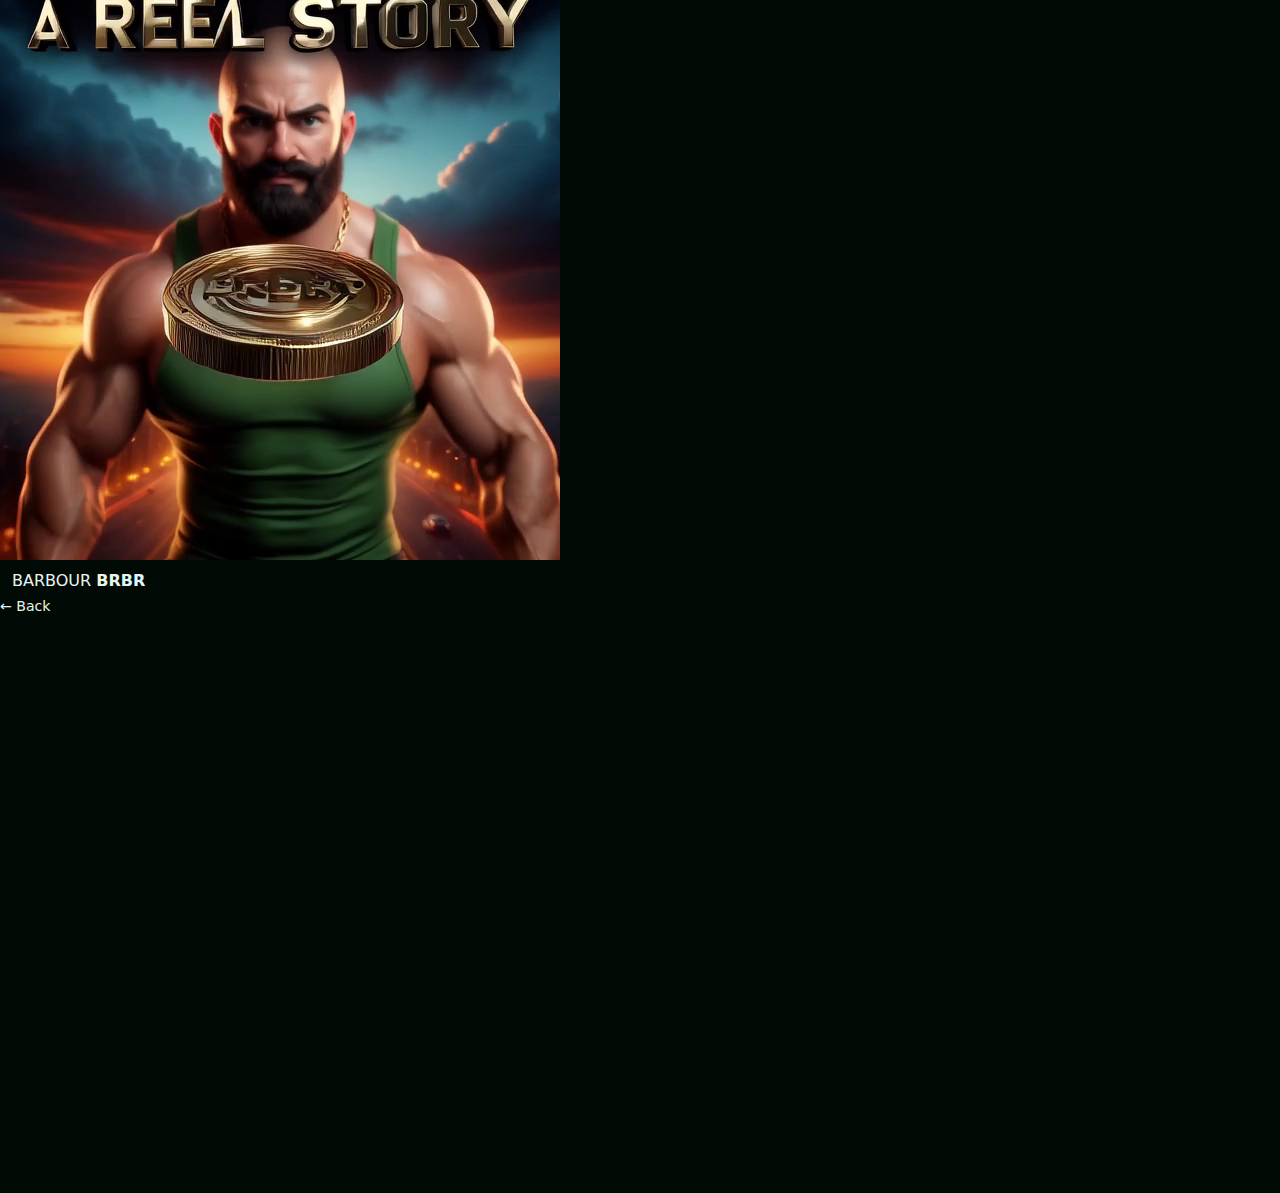
<file: legal.html>
<!doctype html>
<html lang="en">
<head>
  <meta charset="utf-8" />
  <meta name="viewport" content="width=device-width,initial-scale=1" />
  <title>BRBR — Legal / Copyright</title>
  <meta name="copyright" content="© 2026 Barbour BRBR. All rights reserved.">
  <meta name="referrer" content="no-referrer">
  <link rel="stylesheet" href="style.css" />
</head>
<body class="no-audio">
  <div class="bg">
    <video class="bgVideo" autoplay muted loop playsinline preload="auto" poster="assets/story.png">
      <source src="assets/hero-web.mp4" type="video/mp4" />
    </video>
    <div class="bgOverlay"></div>
    <div class="grain"></div>
  </div>

  <header class="topbar">
    <a class="brand" href="index.html">
      <span class="brandDot"></span>
      <span class="brandText">BARBOUR <b>BRBR</b></span>
    </a>
    <div class="topActions">
      <a class="pill small" href="index.html" data-click>← Back</a>
    </div>
  </header>

  <main class="page">
    <section class="section">
      <div class="card glass reveal is-visible">
        <h1 class="sectionTitle">Legal / Copyright</h1>

        <p class="muted">
          All content on this website (texts, visuals, logo animation, videos, audio, design, and brand elements) is protected.
          Unauthorized reproduction, distribution, or reuse is prohibited without written permission.
        </p>

        <h2 class="sectionTitle" style="margin-top:18px">Ownership</h2>
        <p class="muted">
          © <span id="year"></span> Barbour BRBR. All rights reserved.
        </p>

        <h2 class="sectionTitle" style="margin-top:18px">Meme Coin Disclaimer</h2>
        <p class="muted">
          BRBR is a BSC meme coin / community token. Crypto assets are volatile and risky. This website is not financial advice.
        </p>

        <h2 class="sectionTitle" style="margin-top:18px">Contact</h2>
        <p class="muted">
          Email: <b><span id="emailText"></span></b>
        </p>

        <div class="inlineCtas">
          <a class="pill primary" href="#" data-email data-click>Contact by email</a>
          <a class="pill" href="#" data-link="linktree" data-click>Linktree</a>
        </div>
      </div>
    </section>
  </main>

  <audio id="clickSfx" src="assets/Click.mp3" preload="auto"></audio>

  <script>
    // YEAR
    document.getElementById("year").textContent = new Date().getFullYear();

    // LINKS
    const BRBR_LINKS = {
      linktree: "https://linktr.ee/barbourbrbr",
      pancakeswap: "https://pancakeswap.finance/swap?outputCurrency=0xf97522ABEf762d28729E073019343b72C6e8D2C1&chain=bsc",
      bscscan: "https://bscscan.com/token/0xf97522ABEF762d28729E073019343b72C6e8D2C1"
    };

    // EMAIL (CHANGE IF NEEDED)
    const EMAIL_USER = "contact";
    const EMAIL_DOMAIN = "barbourbrbr.xyz";
    const CONTACT_EMAIL = `${EMAIL_USER}@${EMAIL_DOMAIN}`;
    const shown = `${EMAIL_USER} [at] ${EMAIL_DOMAIN}`;

    // Render protected email
    document.getElementById("emailText").textContent = shown;
    document.querySelectorAll("[data-email]").forEach(el=>{
      el.setAttribute("href", `mailto:${CONTACT_EMAIL}?subject=${encodeURIComponent("BRBR — Contact")}`);
    });

    // Click sound
    const clickSfx = document.getElementById("clickSfx");
    const safePlay = (a)=>{ try{ a.currentTime=0; a.play().catch(()=>{});}catch(e){} };

    document.addEventListener("click",(e)=>{
      const dc = e.target.closest("[data-click]");
      if (dc && clickSfx) safePlay(clickSfx);

      const a = e.target.closest("a[data-link]");
      if (!a) return;
      e.preventDefault();
      const key = a.getAttribute("data-link");
      const url = BRBR_LINKS[key];
      if (url) window.open(url,"_blank","noopener,noreferrer");
    });
  </script>
</body>
</html>
</file>
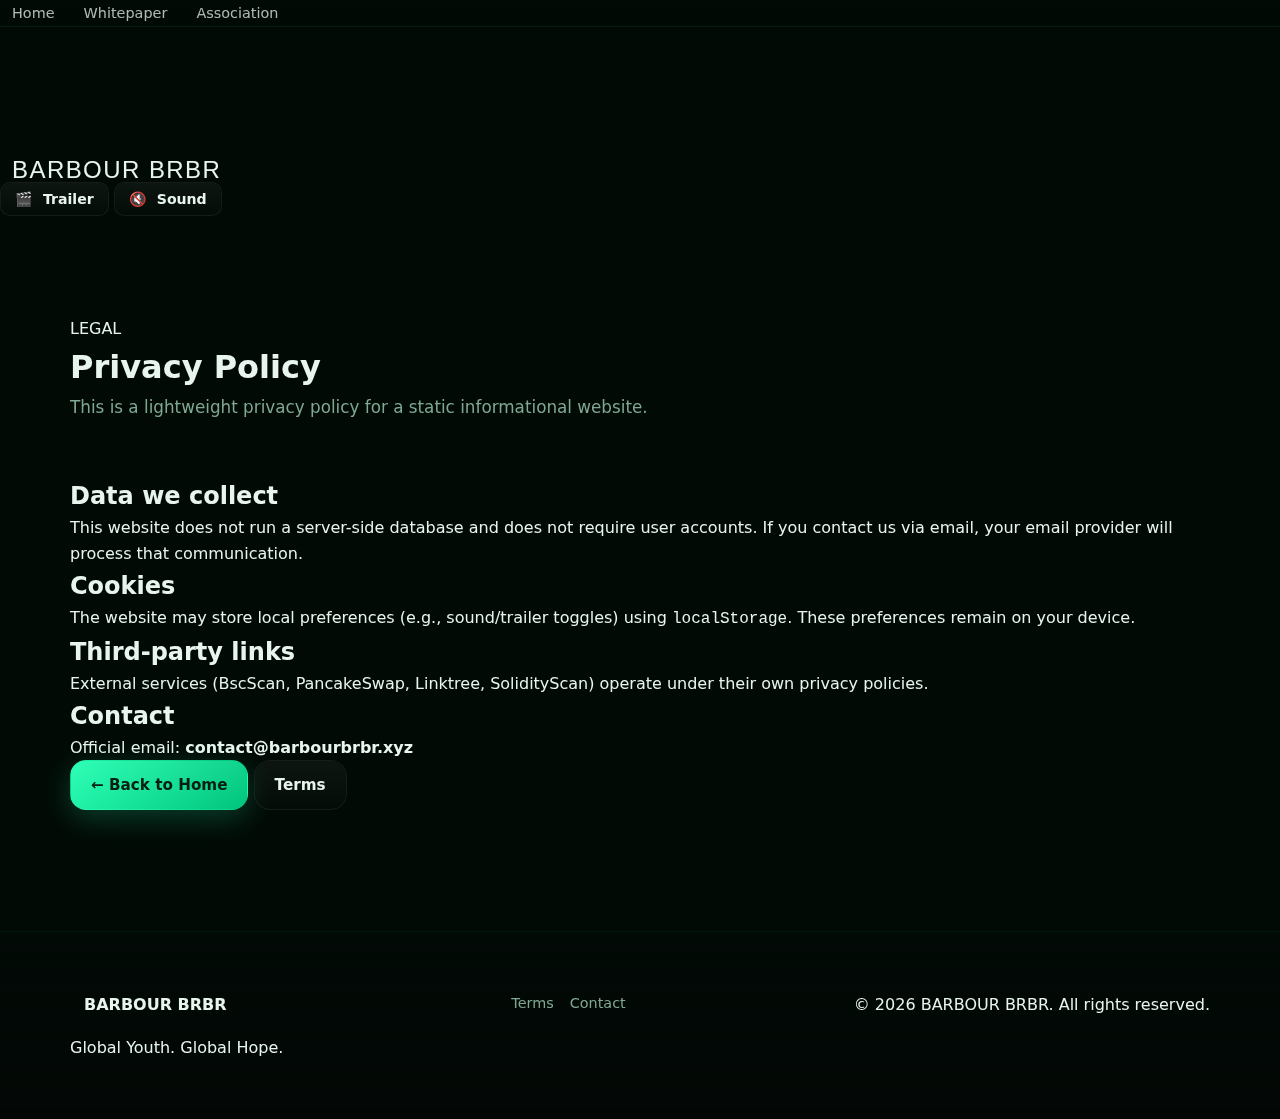
<file: privacy.html>
<!doctype html>
<html lang="en">
<head>
  <meta charset="utf-8" />
  <meta name="viewport" content="width=device-width,initial-scale=1" />
  <meta name="theme-color" content="#0b0f13" />
  <title>Privacy Policy — BARBOUR BRBR</title>
  <meta name="description" content="BARBOUR BRBR Privacy Policy" />
  <link rel="canonical" href="https://barbourbrbr.xyz/privacy.html" />
  <link rel="stylesheet" href="style.css" />
</head>
<body>
  <canvas id="fxCanvas" aria-hidden="true"></canvas>

  <header class="topbar">
    <div class="topbar__inner">
      <a class="brand" href="index.html"><span class="brand__dot"></span><span class="brand__name">BARBOUR BRBR</span></a>
      <nav class="nav" id="nav">
        <a class="nav__link" href="index.html">Home</a>
        <a class="nav__link" href="whitepaper.html">Whitepaper</a>
        <a class="nav__link" href="association.html">Association</a>
      </nav>
      <div class="topbar__actions">
        <button class="btn btn--ghost btn--sm" id="trailerBtn" type="button" aria-pressed="true"><span class="icon">🎬</span> Trailer</button>
        <button class="btn btn--ghost btn--sm" id="soundBtn" type="button" aria-pressed="false"><span class="icon" id="soundIcon">🔇</span><span id="soundLabel">Sound</span></button>
        <button class="burger" id="burger" aria-label="Open menu" aria-expanded="false" type="button"><span></span><span></span><span></span></button>
      </div>
    </div>
  </header>

  <main class="page container">
    <section class="section">
      <div class="section__head reveal">
        <div class="section__kicker">LEGAL</div>
        <h1 class="section__title">Privacy Policy</h1>
        <p class="section__subtitle">This is a lightweight privacy policy for a static informational website.</p>
      </div>

      <div class="card glass reveal">
        <h2 class="card__titleSm">Data we collect</h2>
        <p class="card__text">
          This website does not run a server-side database and does not require user accounts.
          If you contact us via email, your email provider will process that communication.
        </p>

        <h2 class="card__titleSm">Cookies</h2>
        <p class="card__text">
          The website may store local preferences (e.g., sound/trailer toggles) using <code>localStorage</code>.
          These preferences remain on your device.
        </p>

        <h2 class="card__titleSm">Third-party links</h2>
        <p class="card__text">
          External services (BscScan, PancakeSwap, Linktree, SolidityScan) operate under their own privacy policies.
        </p>

        <h2 class="card__titleSm">Contact</h2>
        <p class="card__text">
          Official email: <strong>contact@barbourbrbr.xyz</strong>
        </p>
      </div>

      <div class="row reveal">
        <a class="btn btn--primary" href="index.html">← Back to Home</a>
        <a class="btn btn--ghost" href="terms.html">Terms</a>
      </div>
    </section>
  </main>

  <footer class="footer">
    <div class="container footer__inner">
      <div>
        <div class="footer__brand"><span class="brand__dot"></span><strong>BARBOUR BRBR</strong></div>
        <div class="footer__muted">Global Youth. Global Hope.</div>
      </div>
      <div class="footer__links">
        <a href="terms.html">Terms</a>
        <a href="index.html#contact">Contact</a>
      </div>
      <div class="footer__muted">© <span id="year"></span> BARBOUR BRBR. All rights reserved.</div>
    </div>
  </footer>

  <div class="toast" id="toast" role="status" aria-live="polite"></div>
  <script src="script.js"></script>
</body>
</html>
</file>
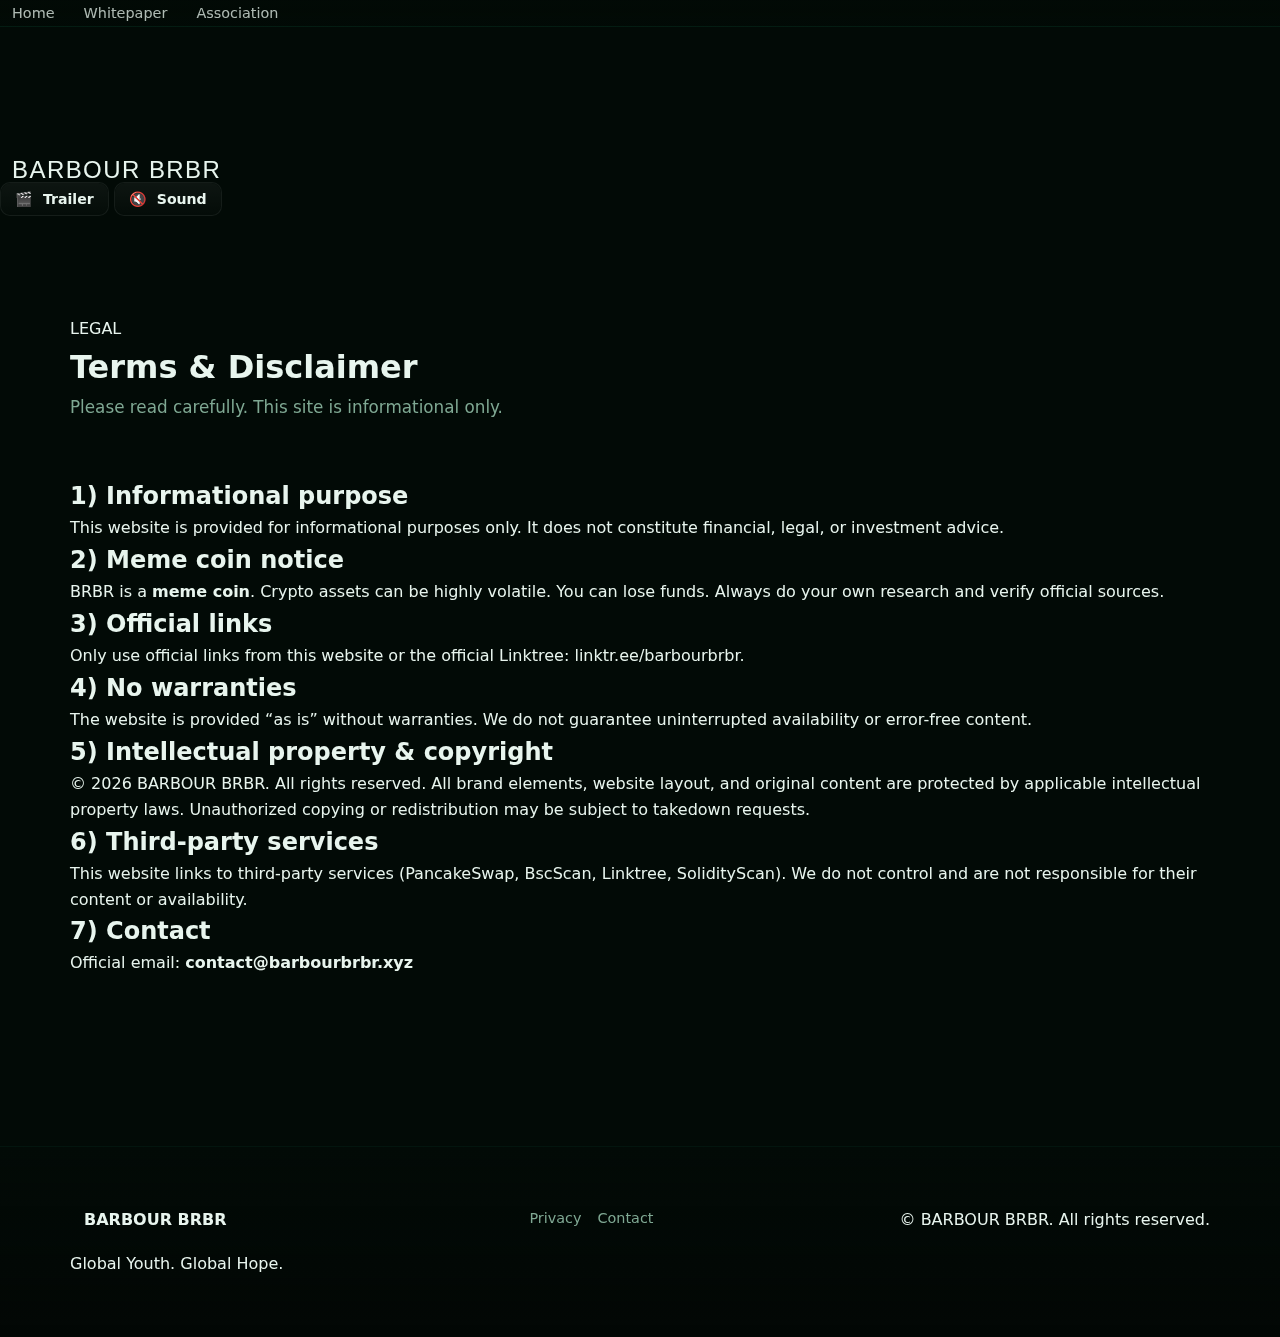
<file: terms.html>
<!doctype html>
<html lang="en">
<head>
  <meta charset="utf-8" />
  <meta name="viewport" content="width=device-width,initial-scale=1" />
  <meta name="theme-color" content="#0b0f13" />
  <title>Terms — BARBOUR BRBR</title>
  <meta name="description" content="BARBOUR BRBR Terms and Disclaimer" />
  <link rel="canonical" href="https://barbourbrbr.xyz/terms.html" />
  <link rel="stylesheet" href="style.css" />
</head>
<body>
  <canvas id="fxCanvas" aria-hidden="true"></canvas>

  <header class="topbar">
    <div class="topbar__inner">
      <a class="brand" href="index.html"><span class="brand__dot"></span><span class="brand__name">BARBOUR BRBR</span></a>
      <nav class="nav" id="nav">
        <a class="nav__link" href="index.html">Home</a>
        <a class="nav__link" href="whitepaper.html">Whitepaper</a>
        <a class="nav__link" href="association.html">Association</a>
      </nav>
      <div class="topbar__actions">
        <button class="btn btn--ghost btn--sm" id="trailerBtn" type="button" aria-pressed="true"><span class="icon">🎬</span> Trailer</button>
        <button class="btn btn--ghost btn--sm" id="soundBtn" type="button" aria-pressed="false"><span class="icon" id="soundIcon">🔇</span><span id="soundLabel">Sound</span></button>
        <button class="burger" id="burger" aria-label="Open menu" aria-expanded="false" type="button"><span></span><span></span><span></span></button>
      </div>
    </div>
  </header>

  <main class="page container">
    <section class="section">
      <div class="section__head reveal">
        <div class="section__kicker">LEGAL</div>
        <h1 class="section__title">Terms & Disclaimer</h1>
        <p class="section__subtitle">Please read carefully. This site is informational only.</p>
      </div>

      <div class="card glass reveal">
        <h2 class="card__titleSm">1) Informational purpose</h2>
        <p class="card__text">
          This website is provided for informational purposes only. It does not constitute financial, legal, or investment advice.
        </p>

        <h2 class="card__titleSm">2) Meme coin notice</h2>
        <p class="card__text">
          BRBR is a <strong>meme coin</strong>. Crypto assets can be highly volatile. You can lose funds.
          Always do your own research and verify official sources.
        </p>

        <h2 class="card__titleSm">3) Official links</h2>
        <p class="card__text">
          Only use official links from this website or the official Linktree:
          <a href="https://linktr.ee/barbourbrbr" target="_blank" rel="noopener noreferrer">linktr.ee/barbourbrbr</a>.
        </p>

        <h2 class="card__titleSm">4) No warranties</h2>
        <p class="card__text">
          The website is provided “as is” without warranties. We do not guarantee uninterrupted availability or error-free content.
        </p>

        <h2 class="card__titleSm">5) Intellectual property & copyright</h2>
        <p class="card__text">
          © <span id="year"></span> BARBOUR BRBR. All rights reserved.  
          All brand elements, website layout, and original content are protected by applicable intellectual property laws.
          Unauthorized copying or redistribution may be subject to takedown requests.
        </p>

        <h2 class="card__titleSm">6) Third-party services</h2>
        <p class="card__text">
          This website links to third-party services (PancakeSwap, BscScan, Linktree, SolidityScan).
          We do not control and are not responsible for their content or availability.
        </p>

        <h2 class="card__titleSm">7) Contact</h2>
        <p class="card__text">
          Official email: <strong>contact@barbourbrbr.xyz</strong>
        </p>
      </div>

      <div class="row reveal">
        <a class="btn btn--primary" href="index.html">← Back to Home</a>
        <a class="btn btn--ghost" href="privacy.html">Privacy</a>
      </div>
    </section>
  </main>

  <footer class="footer">
    <div class="container footer__inner">
      <div>
        <div class="footer__brand"><span class="brand__dot"></span><strong>BARBOUR BRBR</strong></div>
        <div class="footer__muted">Global Youth. Global Hope.</div>
      </div>
      <div class="footer__links">
        <a href="privacy.html">Privacy</a>
        <a href="index.html#contact">Contact</a>
      </div>
      <div class="footer__muted">© <span id="year"></span> BARBOUR BRBR. All rights reserved.</div>
    </div>
  </footer>

  <div class="toast" id="toast" role="status" aria-live="polite"></div>
  <script src="script.js"></script>
</body>
</html>
</file>
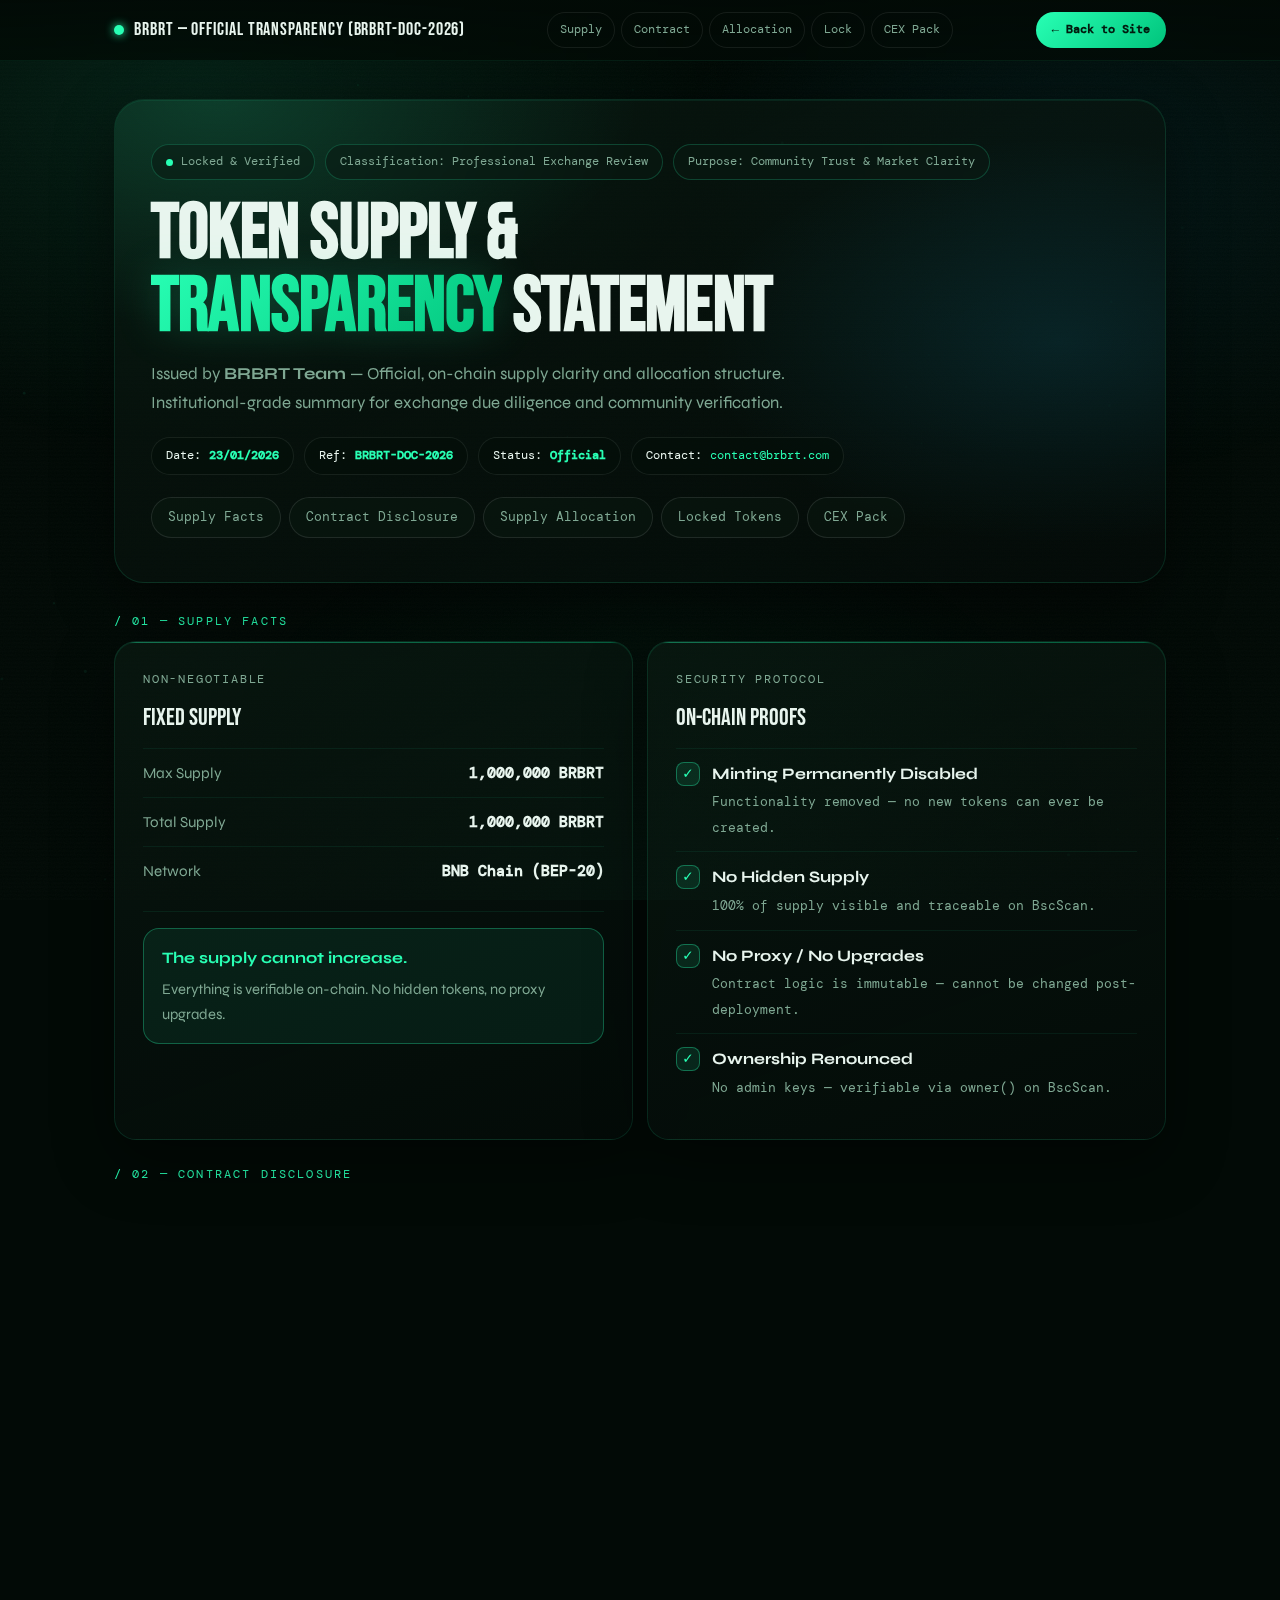
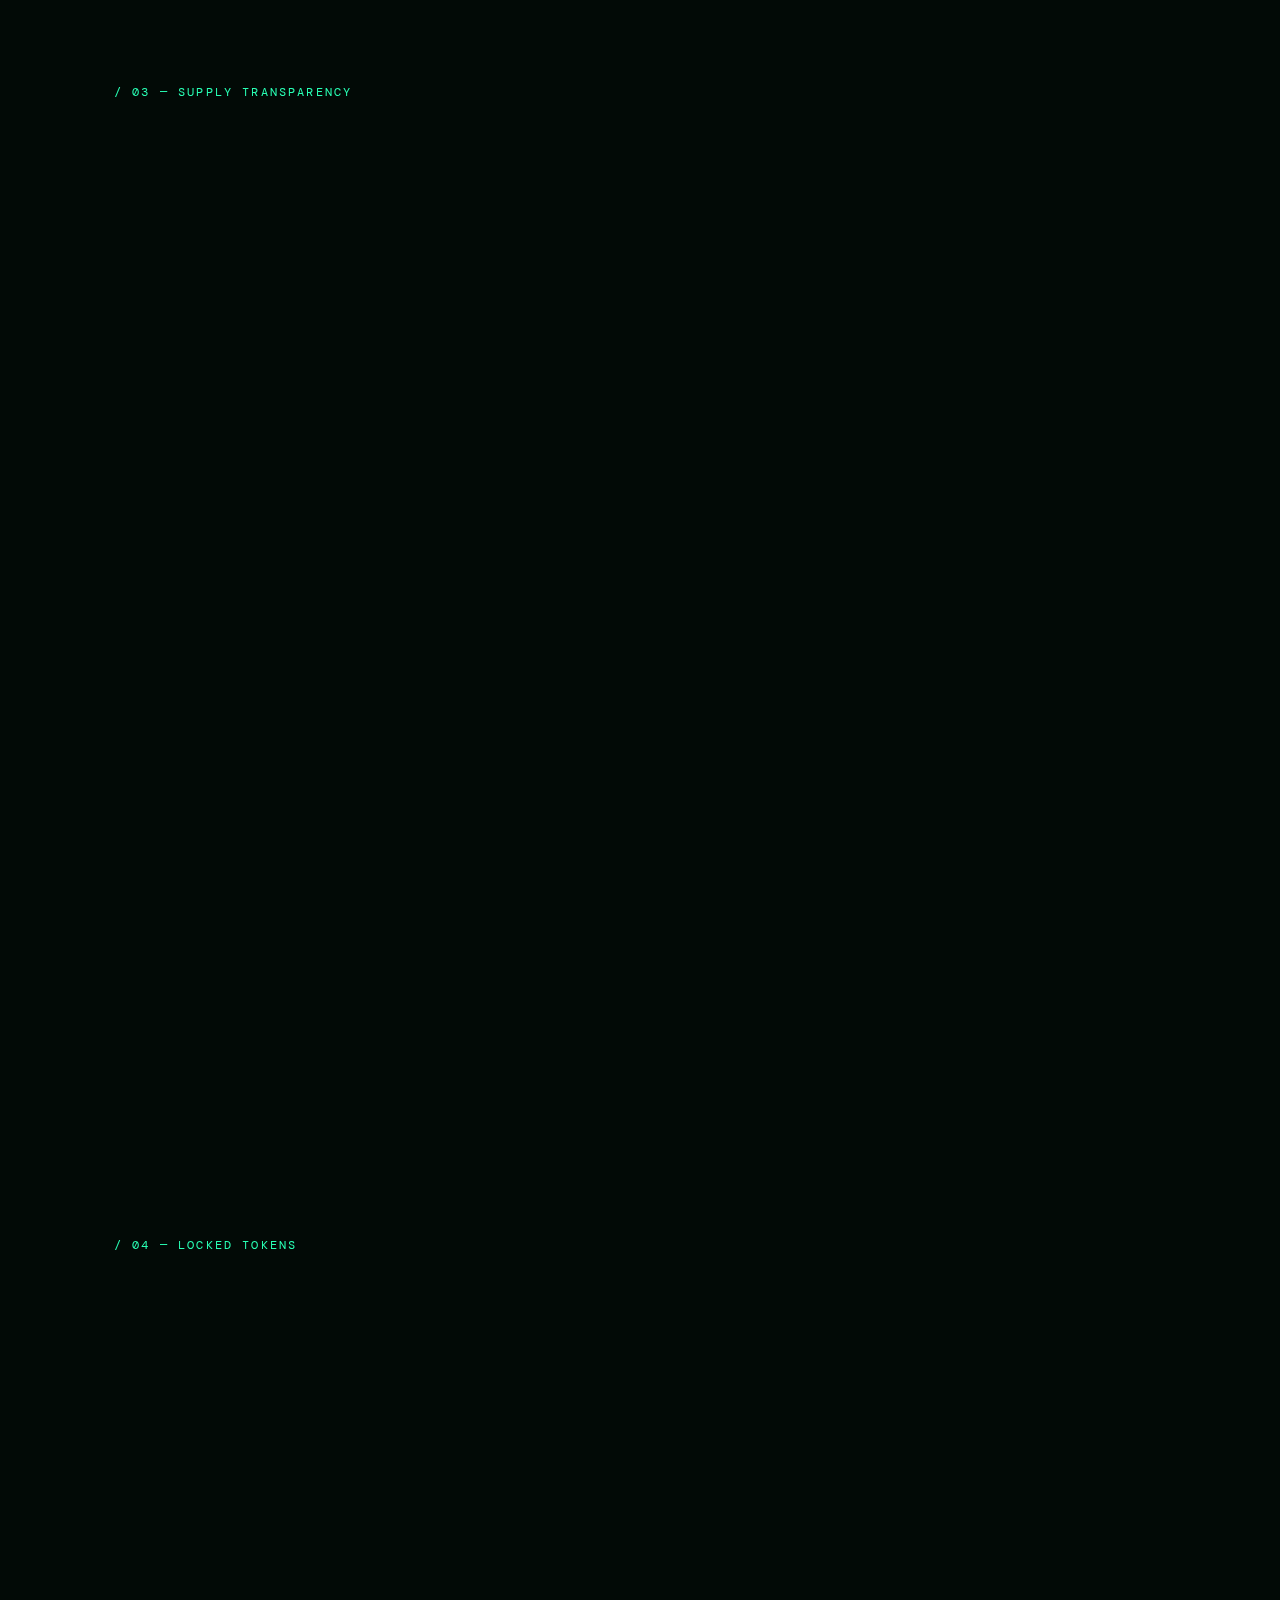
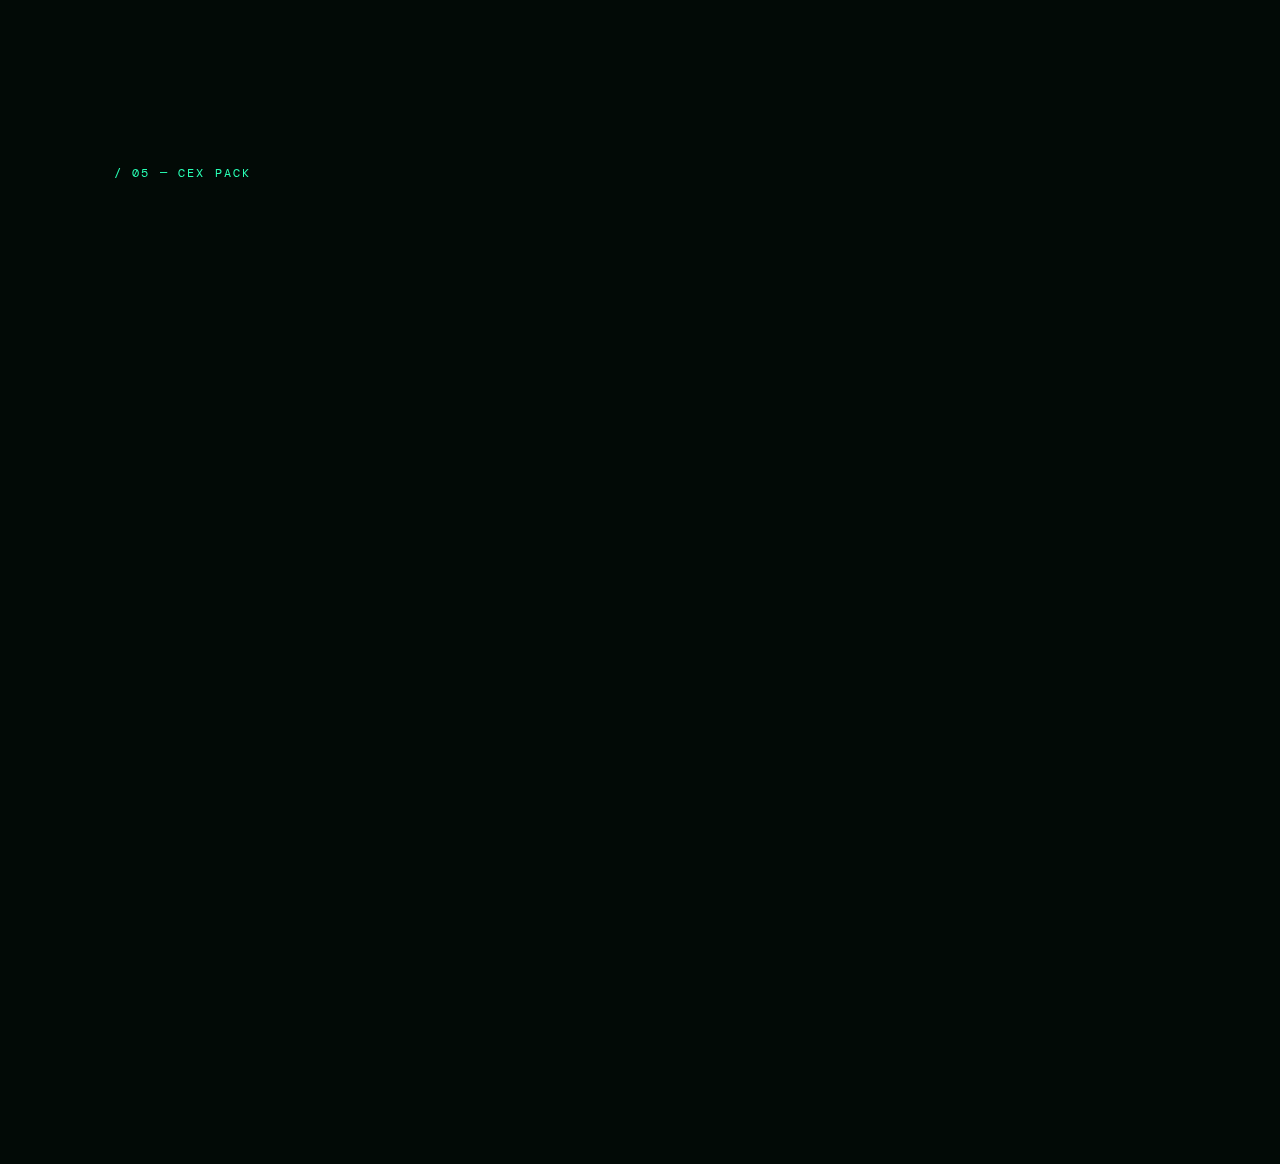
<file: whitepaper.html>
<!doctype html>
<html lang="en">
<head>
  <link rel="preconnect" href="https://fonts.googleapis.com">
  <link rel="preconnect" href="https://fonts.gstatic.com" crossorigin>
  <link href="https://fonts.googleapis.com/css2?family=Syne:wght@400;700;800;900&family=DM+Mono:ital,wght@0,300;0,400;0,500;1,300&family=Bebas+Neue&display=swap" rel="stylesheet">

  <meta charset="utf-8" />
  <meta name="viewport" content="width=device-width,initial-scale=1,viewport-fit=cover" />
  <meta name="theme-color" content="#020A06" />
  <title>BRBRT — Token Supply & Transparency Statement (Official)</title>
  <meta name="description" content="BRBRT official Token Supply & Transparency Statement. Fixed supply proof, allocations, PinkLock record, contract disclosure, and CEX transparency pack." />
  <meta name="robots" content="index,follow,max-image-preview:large" />

  <link rel="icon" type="image/png" sizes="32x32" href="assets/logo-32.png">
  <link rel="icon" type="image/png" sizes="16x16" href="assets/logo-16.png">
  <link rel="apple-touch-icon" sizes="180x180" href="assets/logo-180.png">

  <style>
    /* ═══════════════════════════════════════════════════
       BRBRT WHITEPAPER — Synced with main site
       Same tokens: Bebas Neue · Syne · DM Mono
       Same palette: #020A06 · #28FFB4 · glassmorphism
    ═══════════════════════════════════════════════════ */
    :root {
      --c-black:   #020A06;
      --c-deep:    #040F09;
      --c-dark:    #071410;
      --c-card:    #0A1A12;
      --c-border:  rgba(40,255,180,0.12);
      --c-border2: rgba(255,255,255,0.07);

      --c-neon:    #28FFB4;
      --c-neon2:   #00E89A;
      --c-neon3:   #00C47C;
      --c-neon4:   #006B4A;

      --c-txt:     #E8F5EE;
      --c-muted:   #7FA893;
      --c-dim:     #3D5A4A;

      --c-yellow:  #FFD166;
      --c-red:     #FF5A5A;

      --g-neon:    linear-gradient(135deg, #28FFB4, #00C47C);
      --g-card:    linear-gradient(160deg, rgba(10,26,18,.72), rgba(6,12,10,.55));

      --s-neon:    0 0 30px rgba(40,255,180,.20), 0 0 80px rgba(40,255,180,.08);
      --s-card:    0 20px 60px rgba(0,0,0,.45), 0 1px 0 rgba(40,255,180,.08) inset;

      --r-sm:   10px;
      --r-md:   16px;
      --r-lg:   22px;
      --r-xl:   30px;
      --r-pill: 999px;

      --f-display: 'Bebas Neue', 'Syne', sans-serif;
      --f-ui:      'Syne', ui-sans-serif, system-ui, sans-serif;
      --f-mono:    'DM Mono', ui-monospace, 'SF Mono', monospace;

      --max: 1100px;

      /* Chart colors */
      --c-locked:    #28FFB4;
      --c-liquidity: #22C7FF;
      --c-infra:     #8A7DFF;
      --c-marketing: #FFD166;
      --c-team:      #FF5AD6;
      --c-public:    #E8F5EE;
    }

    *, *::before, *::after { box-sizing: border-box; margin: 0; padding: 0; }
    html { scroll-behavior: smooth; scroll-padding-top: 72px; }
    html, body { height: 100%; }

    body {
      font-family: var(--f-ui);
      font-size: 16px;
      color: var(--c-txt);
      background: var(--c-black);
      overflow-x: hidden;
      line-height: 1.6;
      -webkit-font-smoothing: antialiased;
    }

    /* ── Noise & scanlines (matching main site) ── */
    body::before {
      content: '';
      position: fixed; inset: 0; pointer-events: none; z-index: 1;
      opacity: .028;
      background-image: url("data:image/svg+xml,%3Csvg xmlns='http://www.w3.org/2000/svg' width='200' height='200'%3E%3Cfilter id='n'%3E%3CfeTurbulence type='fractalNoise' baseFrequency='.85' numOctaves='4' stitchTiles='stitch'/%3E%3C/filter%3E%3Crect width='200' height='200' filter='url(%23n)'/%3E%3C/svg%3E");
    }
    body::after {
      content: '';
      position: fixed; inset: 0; pointer-events: none; z-index: 2;
      background: repeating-linear-gradient(0deg, transparent, transparent 2px, rgba(0,0,0,.03) 2px, rgba(0,0,0,.03) 4px);
      opacity: .4;
    }

    /* ── Background radial glow ── */
    .bg-glow {
      position: fixed; inset: 0; pointer-events: none; z-index: 0;
      background:
        radial-gradient(900px 600px at 15% 10%, rgba(40,255,180,.09), transparent 60%),
        radial-gradient(700px 500px at 85% 20%, rgba(34,199,255,.07), transparent 60%),
        radial-gradient(800px 700px at 50% 100%, rgba(40,255,180,.05), transparent 60%);
    }

    /* ── Canvas particles ── */
    #fx {
      position: fixed; inset: 0; width: 100%; height: 100%;
      pointer-events: none; z-index: 0; opacity: .35;
    }

    a { color: inherit; text-decoration: none; }
    a:hover { color: var(--c-neon); }
    img { max-width: 100%; height: auto; display: block; }
    button { font-family: inherit; cursor: pointer; border: none; background: none; }

    /* ══════════════════════════════════════════════
       TOPBAR
    ══════════════════════════════════════════════ */
    .topbar {
      position: sticky; top: 0; z-index: 100;
      backdrop-filter: blur(20px) saturate(1.6);
      -webkit-backdrop-filter: blur(20px) saturate(1.6);
      background: linear-gradient(180deg, rgba(2,10,6,.94), rgba(2,10,6,.76));
      border-bottom: 1px solid rgba(40,255,180,.08);
    }
    .topbar__inner {
      max-width: var(--max); margin: 0 auto;
      padding: 12px clamp(16px, 2.5vw, 24px);
      display: flex; align-items: center; justify-content: space-between; gap: 14px;
    }
    .topbar__brand {
      display: flex; align-items: center; gap: 10px;
    }
    .topbar__dot {
      width: 10px; height: 10px; border-radius: 50%;
      background: var(--c-neon);
      box-shadow: 0 0 10px var(--c-neon);
      animation: dotPulse 2s ease-in-out infinite;
      flex-shrink: 0;
    }
    @keyframes dotPulse {
      0%,100% { box-shadow: 0 0 6px var(--c-neon); opacity: 1; }
      50% { box-shadow: 0 0 18px var(--c-neon), 0 0 40px rgba(40,255,180,.3); opacity: .7; }
    }
    .topbar__title {
      font-family: var(--f-display); font-size: 1.15rem; letter-spacing: .05em;
      white-space: nowrap; overflow: hidden; text-overflow: ellipsis;
    }
    .topbar__nav {
      display: flex; gap: 6px; align-items: center; flex-wrap: wrap;
    }
    .topbar__link {
      font-family: var(--f-mono); font-size: .78rem; color: var(--c-muted);
      padding: 7px 12px; border-radius: var(--r-pill);
      border: 1px solid rgba(255,255,255,.08);
      transition: color .15s, border-color .15s, background .15s;
    }
    .topbar__link:hover { color: var(--c-neon); border-color: rgba(40,255,180,.25); background: rgba(40,255,180,.05); }
    .topbar__cta {
      padding: 8px 16px; border-radius: var(--r-pill);
      background: var(--g-neon); color: #021A0E;
      font-family: var(--f-mono); font-size: .78rem; font-weight: 700;
      border: none; cursor: pointer; white-space: nowrap;
      transition: box-shadow .15s, transform .15s;
    }
    .topbar__cta:hover { box-shadow: var(--s-neon); transform: translateY(-1px); }

    /* ══════════════════════════════════════════════
       LAYOUT
    ══════════════════════════════════════════════ */
    .wrap {
      max-width: var(--max); margin: 0 auto;
      padding: clamp(24px, 3vw, 40px) clamp(16px, 2.5vw, 24px) 80px;
      position: relative; z-index: 3;
    }

    /* ══════════════════════════════════════════════
       HERO HEADER
    ══════════════════════════════════════════════ */
    .doc-header {
      padding: clamp(28px, 4vw, 44px) clamp(24px, 3vw, 36px);
      border: 1px solid var(--c-border);
      border-radius: var(--r-xl);
      background: var(--g-card);
      box-shadow: var(--s-card);
      position: relative; overflow: hidden;
      margin-bottom: 24px;
    }
    .doc-header::before {
      content: '';
      position: absolute; inset: 0; pointer-events: none;
      background:
        radial-gradient(700px 380px at 10% 0%, rgba(40,255,180,.15), transparent 60%),
        radial-gradient(600px 340px at 90% 50%, rgba(34,199,255,.10), transparent 60%);
    }
    .doc-header > * { position: relative; z-index: 1; }

    .doc-header__kicker {
      display: flex; flex-wrap: wrap; gap: 10px; margin-bottom: 18px;
    }
    .kicker-pill {
      display: inline-flex; align-items: center; gap: 8px;
      padding: 7px 14px; border-radius: var(--r-pill);
      border: 1px solid rgba(40,255,180,.20);
      background: rgba(10,26,18,.55);
      font-family: var(--f-mono); font-size: .78rem; color: var(--c-muted);
      backdrop-filter: blur(8px);
    }
    .kicker-pill .dot {
      width: 7px; height: 7px; border-radius: 50%; background: var(--c-neon);
      animation: dotPulse 2s infinite;
      flex-shrink: 0;
    }

    .doc-header__title {
      font-family: var(--f-display);
      font-size: clamp(3rem, 6vw, 5.5rem);
      line-height: .95; letter-spacing: -.01em;
      margin-bottom: 16px;
    }
    .doc-header__title span {
      background: var(--g-neon);
      -webkit-background-clip: text; background-clip: text; color: transparent;
      filter: drop-shadow(0 0 20px rgba(40,255,180,.2));
    }

    .doc-header__sub {
      max-width: 680px; color: var(--c-muted); font-size: 1.05rem; line-height: 1.7;
      margin-bottom: 20px;
    }

    .doc-header__meta {
      display: flex; gap: 10px; flex-wrap: wrap; margin-bottom: 22px;
    }
    .meta-chip {
      display: inline-flex; align-items: center; gap: 8px;
      padding: 8px 14px; border-radius: var(--r-pill);
      border: 1px solid rgba(255,255,255,.08);
      background: rgba(4,15,9,.6);
      font-family: var(--f-mono); font-size: .78rem;
    }
    .meta-chip strong { color: var(--c-neon); }
    .meta-chip a { color: var(--c-neon); }

    .doc-header__nav {
      display: flex; flex-wrap: wrap; gap: 8px;
    }
    .doc-nav-link {
      padding: 9px 16px; border-radius: var(--r-pill);
      border: 1px solid rgba(255,255,255,.10);
      background: rgba(10,26,18,.45);
      font-family: var(--f-mono); font-size: .8rem; color: var(--c-muted);
      transition: color .15s, border-color .15s, background .15s;
    }
    .doc-nav-link:hover { color: var(--c-neon); border-color: rgba(40,255,180,.3); background: rgba(40,255,180,.06); }

    /* ══════════════════════════════════════════════
       SECTIONS
    ══════════════════════════════════════════════ */
    .section { scroll-margin-top: 84px; margin-bottom: 20px; }

    .section__label {
      display: inline-block; font-family: var(--f-mono); font-size: .75rem;
      color: var(--c-neon); letter-spacing: .18em; text-transform: uppercase;
      margin-bottom: 10px;
    }
    .section__title {
      font-family: var(--f-display);
      font-size: clamp(2rem, 4vw, 3rem);
      line-height: 1; letter-spacing: -.01em; margin-bottom: 6px;
    }
    .section__title span { color: var(--c-neon); }

    /* ══════════════════════════════════════════════
       GRID SYSTEM
    ══════════════════════════════════════════════ */
    .grid { display: grid; grid-template-columns: repeat(12, 1fr); gap: 14px; }
    .span-12 { grid-column: span 12; }
    .span-6  { grid-column: span 6; }
    .span-4  { grid-column: span 4; }
    .span-8  { grid-column: span 8; }

    @media (max-width: 900px) {
      .span-6, .span-4, .span-8 { grid-column: span 12; }
    }

    /* ══════════════════════════════════════════════
       CARDS
    ══════════════════════════════════════════════ */
    .card {
      padding: clamp(18px, 2.5vw, 28px);
      border-radius: var(--r-lg);
      background: var(--g-card);
      border: 1px solid var(--c-border);
      box-shadow: var(--s-card);
      position: relative; overflow: hidden;
      transition: transform .2s ease, border-color .2s ease;
    }
    .card:hover { transform: translateY(-3px); border-color: rgba(40,255,180,.20); }
    .card::before {
      content: ''; position: absolute; top: 0; left: 0; right: 0; height: 1px;
      background: var(--g-neon); opacity: .35;
    }

    .card__label {
      font-family: var(--f-mono); font-size: .75rem;
      color: var(--c-muted); letter-spacing: .15em; text-transform: uppercase;
      margin-bottom: 10px;
    }
    .card__title { font-family: var(--f-display); font-size: 1.5rem; margin-bottom: 10px; }
    .card p { color: var(--c-muted); line-height: 1.7; }

    .card__big {
      font-family: var(--f-display);
      font-size: clamp(2.5rem, 5vw, 3.8rem);
      color: var(--c-neon); line-height: 1;
      margin: 8px 0;
    }

    /* ── Row divider ── */
    .divider { height: 1px; background: rgba(40,255,180,.08); margin: 16px 0; }

    /* ── Data rows ── */
    .data-row {
      display: flex; justify-content: space-between; align-items: center;
      gap: 12px; padding: 12px 0;
      border-top: 1px solid rgba(40,255,180,.07);
      font-size: .95rem;
    }
    .data-row:first-of-type { border-top: none; }
    .data-row span { color: var(--c-muted); }
    .data-row strong { color: var(--c-txt); font-family: var(--f-mono); }

    /* ── Check items ── */
    .check-item {
      display: flex; gap: 12px; align-items: flex-start;
      padding: 12px 0; border-top: 1px solid rgba(40,255,180,.07);
    }
    .check-item:first-of-type { border-top: none; padding-top: 0; }
    .check-tick {
      width: 24px; height: 24px; border-radius: 8px;
      background: rgba(40,255,180,.1); border: 1px solid rgba(40,255,180,.35);
      display: flex; align-items: center; justify-content: center;
      color: var(--c-neon); font-size: .85rem; font-weight: 900;
      flex-shrink: 0; margin-top: 1px;
    }
    .check-text strong { color: var(--c-txt); display: block; margin-bottom: 2px; }
    .check-text small { color: var(--c-muted); font-family: var(--f-mono); font-size: .8rem; }

    /* ══════════════════════════════════════════════
       NOTICE BOXES
    ══════════════════════════════════════════════ */
    .notice {
      padding: 16px 18px; border-radius: var(--r-md);
      border: 1px solid var(--c-border);
      background: rgba(40,255,180,.05);
      margin-top: 14px;
    }
    .notice--success { border-color: rgba(40,255,180,.3); background: rgba(40,255,180,.07); }
    .notice--warn { border-color: rgba(255,209,102,.3); background: rgba(255,209,102,.05); }
    .notice strong { color: var(--c-neon); }
    .notice--warn strong { color: var(--c-yellow); }
    .notice p { color: var(--c-muted); font-size: .92rem; line-height: 1.7; margin-top: 6px; }

    /* ══════════════════════════════════════════════
       MONO BOX (address + buttons)
    ══════════════════════════════════════════════ */
    .mono-box {
      margin-top: 12px; padding: 14px 16px;
      border: 1px solid rgba(40,255,180,.15);
      border-radius: var(--r-md);
      background: rgba(2,10,6,.6);
      display: flex; flex-wrap: wrap; gap: 12px;
      align-items: center; justify-content: space-between;
    }
    .mono-addr {
      font-family: var(--f-mono); font-size: .82rem;
      color: var(--c-neon); word-break: break-all;
      flex: 1 1 auto; min-width: 200px;
    }
    .mono-actions { display: flex; gap: 8px; flex-wrap: wrap; }
    .mini-btn {
      display: inline-flex; align-items: center; gap: 7px;
      padding: 8px 14px; border-radius: var(--r-pill);
      border: 1px solid rgba(40,255,180,.18);
      background: rgba(40,255,180,.06);
      font-family: var(--f-mono); font-size: .78rem; color: var(--c-neon);
      cursor: pointer; white-space: nowrap;
      transition: background .15s, border-color .15s, transform .12s;
    }
    .mini-btn:hover { background: rgba(40,255,180,.12); border-color: rgba(40,255,180,.35); transform: translateY(-1px); }

    /* ══════════════════════════════════════════════
       TABLE
    ══════════════════════════════════════════════ */
    .table-wrap {
      border-radius: var(--r-lg); overflow: hidden;
      border: 1px solid rgba(40,255,180,.12);
      background: rgba(4,15,9,.5);
    }
    table { width: 100%; border-collapse: collapse; }
    th, td { padding: 13px 16px; text-align: left; font-size: .9rem; }
    th {
      background: rgba(40,255,180,.06);
      font-family: var(--f-mono); font-size: .73rem; letter-spacing: .12em;
      text-transform: uppercase; color: var(--c-muted);
      border-bottom: 1px solid rgba(40,255,180,.1);
    }
    td { color: var(--c-muted); border-bottom: 1px solid rgba(40,255,180,.05); }
    td strong { color: var(--c-txt); }
    td .mono-val { font-family: var(--f-mono); color: var(--c-neon); }
    tr:last-child td { border-bottom: none; }
    tr:hover td { background: rgba(40,255,180,.025); }

    /* ══════════════════════════════════════════════
       ALLOCATION CHART
    ══════════════════════════════════════════════ */
    .alloc-grid {
      display: grid; grid-template-columns: 1fr 1fr; gap: 20px; align-items: start;
    }
    @media (max-width: 1000px) { .alloc-grid { grid-template-columns: 1fr; } }

    .chart-box {
      padding: 20px; border-radius: var(--r-lg);
      border: 1px solid var(--c-border);
      background: rgba(4,15,9,.6); box-shadow: var(--s-card);
    }
    .chart-box__header {
      display: flex; align-items: center; justify-content: space-between;
      gap: 10px; margin-bottom: 14px; flex-wrap: wrap;
    }
    .chart-box__title { font-family: var(--f-display); font-size: 1.3rem; }
    .chart-badge {
      font-family: var(--f-mono); font-size: .75rem;
      padding: 6px 12px; border-radius: var(--r-pill);
      border: 1px solid rgba(40,255,180,.18);
      background: rgba(40,255,180,.06);
      color: var(--c-neon);
    }
    #allocSvg { width: 100%; height: auto; display: block; }

    /* SVG slice styles */
    .slice {
      stroke: rgba(0,0,0,.4); stroke-width: 2;
      filter: drop-shadow(0 8px 16px rgba(0,0,0,.35));
      transition: transform .2s ease, opacity .2s ease;
    }
    .slice:hover { transform: scale(1.02); opacity: .96; }
    .call-line { stroke: rgba(255,255,255,.5); stroke-width: 1.5; }
    .call-dot { fill: rgba(255,255,255,.9); }
    .call-box { fill: rgba(4,15,9,.75); stroke: rgba(40,255,180,.2); stroke-width: 1.2; }
    .call-text {
      font-family: 'Syne', sans-serif; font-weight: 800;
      fill: rgba(232,245,238,.96);
      paint-order: stroke; stroke: rgba(0,0,0,.7); stroke-width: 4px; stroke-linejoin: round;
      font-size: 13px; letter-spacing: -0.01em;
    }
    .call-sub {
      font-family: 'DM Mono', monospace; font-weight: 500;
      fill: rgba(40,255,180,.95);
      paint-order: stroke; stroke: rgba(0,0,0,.7); stroke-width: 4px; stroke-linejoin: round;
      font-size: 11.5px;
    }

    /* Legend */
    .legend { display: flex; flex-direction: column; gap: 10px; }
    .legend-item {
      display: flex; align-items: flex-start; justify-content: space-between; gap: 12px;
      padding: 13px 14px; border-radius: var(--r-md);
      border: 1px solid rgba(40,255,180,.08);
      background: rgba(4,15,9,.4);
      transition: border-color .15s, background .15s;
    }
    .legend-item:hover { border-color: rgba(40,255,180,.2); background: rgba(40,255,180,.04); }
    .legend-left { display: flex; gap: 10px; align-items: flex-start; min-width: 0; }
    .legend-swatch {
      width: 13px; height: 13px; border-radius: 5px;
      border: 1px solid rgba(255,255,255,.2);
      flex-shrink: 0; margin-top: 3px;
    }
    .legend-name { font-weight: 700; font-size: .88rem; color: var(--c-txt); }
    .legend-desc { font-family: var(--f-mono); font-size: .75rem; color: var(--c-muted); margin-top: 3px; }
    .legend-pct {
      font-family: var(--f-mono); font-size: .78rem;
      padding: 5px 11px; border-radius: var(--r-pill);
      border: 1px solid rgba(40,255,180,.18);
      background: rgba(40,255,180,.06);
      color: var(--c-neon); white-space: nowrap; flex-shrink: 0;
    }

    /* ══════════════════════════════════════════════
       FOOTER
    ══════════════════════════════════════════════ */
    .doc-footer {
      margin-top: 24px; padding: 28px 24px;
      border: 1px solid var(--c-border);
      border-radius: var(--r-xl);
      background: var(--g-card);
      text-align: center;
    }
    .doc-footer__title {
      font-family: var(--f-display); font-size: clamp(1.8rem, 3vw, 2.4rem);
      letter-spacing: .02em; margin-bottom: 6px;
    }
    .doc-footer p { color: var(--c-muted); margin-bottom: 18px; }
    .doc-footer__actions { display: flex; gap: 10px; flex-wrap: wrap; justify-content: center; }
    .doc-footer__back {
      display: inline-flex; align-items: center; gap: 8px;
      padding: 10px 20px; border-radius: var(--r-pill);
      background: var(--g-neon); color: #021A0E;
      font-family: var(--f-mono); font-size: .82rem; font-weight: 700;
      transition: box-shadow .15s, transform .15s;
    }
    .doc-footer__back:hover { box-shadow: var(--s-neon); transform: translateY(-2px); color: #021A0E; }

    /* ── Reveal animations ── */
    .reveal {
      opacity: 0; transform: translateY(14px);
      transition: opacity .65s ease, transform .65s ease;
    }
    .reveal.in { opacity: 1; transform: translateY(0); }

    /* ── Toast ── */
    #toast {
      position: fixed; left: 50%; bottom: 22px;
      transform: translateX(-50%);
      padding: 11px 20px; border-radius: var(--r-md);
      background: rgba(4,15,9,.96); border: 1px solid rgba(40,255,180,.25);
      color: var(--c-txt); font-family: var(--f-mono); font-size: .85rem;
      backdrop-filter: blur(16px); z-index: 9999;
      box-shadow: 0 20px 60px rgba(0,0,0,.5), 0 0 20px rgba(40,255,180,.1);
      opacity: 0; pointer-events: none;
      transition: opacity .2s ease, transform .2s ease;
    }

    /* ── Responsive topbar ── */
    @media (max-width: 760px) {
      .topbar__nav { display: none; }
    }
    @media (max-width: 500px) {
      .doc-header__title { font-size: 2.5rem; }
    }

    /* ── Print ── */
    @media print {
      body { background: #fff !important; color: #000 !important; }
      body::before, body::after, .bg-glow, #fx { display: none !important; }
      .topbar { display: none !important; }
      .card, .chart-box, .table-wrap, .notice, .doc-header { border: 1px solid #ccc !important; background: #fff !important; box-shadow: none !important; }
      a { color: #000 !important; text-decoration: underline !important; }
      .c-muted, .legend-desc { color: #444 !important; }
      .card__big { color: #000 !important; }
      #toast { display: none !important; }
    }
  </style>
</head>

<body>
  <div class="bg-glow" aria-hidden="true"></div>
  <canvas id="fx" aria-hidden="true"></canvas>
  <div id="toast" aria-live="polite"></div>

  <!-- ══════════════════════════════════════════
       TOPBAR
  ══════════════════════════════════════════ -->
  <div class="topbar">
    <div class="topbar__inner">
      <div class="topbar__brand">
        <span class="topbar__dot" aria-hidden="true"></span>
        <span class="topbar__title">BRBRT — Official Transparency (BRBRT-DOC-2026)</span>
      </div>
      <nav class="topbar__nav" aria-label="Document navigation">
        <a class="topbar__link" href="#facts">Supply</a>
        <a class="topbar__link" href="#contract">Contract</a>
        <a class="topbar__link" href="#allocation">Allocation</a>
        <a class="topbar__link" href="#locked">Lock</a>
        <a class="topbar__link" href="#cex">CEX Pack</a>
      </nav>
      <a class="topbar__cta" href="index.html">← Back to Site</a>
    </div>
  </div>

  <!-- ══════════════════════════════════════════
       MAIN CONTENT
  ══════════════════════════════════════════ -->
  <div class="wrap">

    <!-- ── DOCUMENT HEADER ── -->
    <header class="doc-header reveal" id="top">
      <div class="doc-header__kicker">
        <span class="kicker-pill"><span class="dot"></span>Locked & Verified</span>
        <span class="kicker-pill">Classification: Professional Exchange Review</span>
        <span class="kicker-pill">Purpose: Community Trust & Market Clarity</span>
      </div>

      <h1 class="doc-header__title">
        Token Supply &<br><span>Transparency</span> Statement
      </h1>

      <p class="doc-header__sub">
        Issued by <strong>BRBRT Team</strong> — Official, on-chain supply clarity and allocation structure.
        Institutional-grade summary for exchange due diligence and community verification.
      </p>

      <div class="doc-header__meta">
        <span class="meta-chip">Date: <strong>23/01/2026</strong></span>
        <span class="meta-chip">Ref: <strong>BRBRT-DOC-2026</strong></span>
        <span class="meta-chip">Status: <strong>Official</strong></span>
        <span class="meta-chip">Contact: <a href="mailto:contact@brbrt.com">contact@brbrt.com</a></span>
      </div>

      <nav class="doc-header__nav" aria-label="On-page navigation">
        <a class="doc-nav-link" href="#facts">Supply Facts</a>
        <a class="doc-nav-link" href="#contract">Contract Disclosure</a>
        <a class="doc-nav-link" href="#allocation">Supply Allocation</a>
        <a class="doc-nav-link" href="#locked">Locked Tokens</a>
        <a class="doc-nav-link" href="#cex">CEX Pack</a>
      </nav>
    </header>

    <!-- ══════════════════════════════════════
         SUPPLY FACTS
    ══════════════════════════════════════ -->
    <section id="facts" class="section">
      <div class="section__label">/ 01 — Supply Facts</div>
      <div class="grid">

        <div class="card span-6 reveal">
          <div class="card__label">Non-Negotiable</div>
          <div class="card__title">Fixed Supply</div>
          <div class="data-row"><span>Max Supply</span><strong>1,000,000 BRBRT</strong></div>
          <div class="data-row"><span>Total Supply</span><strong>1,000,000 BRBRT</strong></div>
          <div class="data-row"><span>Network</span><strong>BNB Chain (BEP-20)</strong></div>
          <div class="divider"></div>
          <div class="notice notice--success">
            <strong>The supply cannot increase.</strong>
            <p>Everything is verifiable on-chain. No hidden tokens, no proxy upgrades.</p>
          </div>
        </div>

        <div class="card span-6 reveal">
          <div class="card__label">Security Protocol</div>
          <div class="card__title">On-Chain Proofs</div>
          <div class="check-item">
            <div class="check-tick">✓</div>
            <div class="check-text">
              <strong>Minting Permanently Disabled</strong>
              <small>Functionality removed — no new tokens can ever be created.</small>
            </div>
          </div>
          <div class="check-item">
            <div class="check-tick">✓</div>
            <div class="check-text">
              <strong>No Hidden Supply</strong>
              <small>100% of supply visible and traceable on BscScan.</small>
            </div>
          </div>
          <div class="check-item">
            <div class="check-tick">✓</div>
            <div class="check-text">
              <strong>No Proxy / No Upgrades</strong>
              <small>Contract logic is immutable — cannot be changed post-deployment.</small>
            </div>
          </div>
          <div class="check-item">
            <div class="check-tick">✓</div>
            <div class="check-text">
              <strong>Ownership Renounced</strong>
              <small>No admin keys — verifiable via owner() on BscScan.</small>
            </div>
          </div>
        </div>

      </div>
    </section>

    <!-- ══════════════════════════════════════
         CONTRACT DISCLOSURE
    ══════════════════════════════════════ -->
    <section id="contract" class="section">
      <div class="section__label">/ 02 — Contract Disclosure</div>
      <div class="grid">

        <div class="card span-12 reveal">
          <div class="card__label">Exchange-Ready</div>
          <div class="card__title">Contract Disclosure</div>
          <p>Official references to the contract and security scanning resources for due diligence. Always verify on-chain before any transaction.</p>

          <div class="divider"></div>

          <div class="notice notice--success">
            <strong>Contract Address (BSC / BNB Chain)</strong>
            <div class="mono-box">
              <div class="mono-addr" id="addr">0xf97522ABEf762d28729E073019343b72C6e8D2C1</div>
              <div class="mono-actions">
                <button class="mini-btn" type="button" onclick="copyText('0xf97522ABEf762d28729E073019343b72C6e8D2C1')">Copy ⧉</button>
                <a class="mini-btn" href="https://bscscan.com/token/0xf97522ABEF762d28729E073019343b72C6e8D2C1#tokenInfo" target="_blank" rel="noopener">BscScan ↗</a>
                <a class="mini-btn" href="https://solidityscan.com/quickscan/0xf97522abef762d28729e073019343b72c6e8d2c1/bscscan/mainnet?ref=etherscan" target="_blank" rel="noopener">SolidityScan ↗</a>
              </div>
            </div>
          </div>

          <div class="notice notice--warn" style="margin-top:12px">
            <strong>Security Disclosure</strong>
            <p>Explorer proofs are public and verifiable. Automated scanners are informational only — exchanges may perform internal audits and additional checks at their discretion.</p>
          </div>
        </div>

      </div>
    </section>

    <!-- ══════════════════════════════════════
         ALLOCATION
    ══════════════════════════════════════ -->
    <section id="allocation" class="section">
      <div class="section__label">/ 03 — Supply Transparency</div>
      <div class="grid">

        <div class="card span-12 reveal">
          <div class="card__label">Full Breakdown</div>
          <div class="card__title">Supply Allocation Summary</div>
          <p>Total Supply: <strong style="color:var(--c-neon)">1,000,000 BRBRT</strong>. All allocations are final and verifiable on-chain.</p>

          <div class="divider"></div>

          <!-- Chart + Legend -->
          <div class="alloc-grid">
            <div class="chart-box">
              <div class="chart-box__header">
                <div class="chart-box__title">Allocation Donut</div>
                <div class="chart-badge">SVG · Responsive · No clipped labels</div>
              </div>
              <svg id="allocSvg" role="img" aria-label="BRBRT Token Allocation Donut Chart"></svg>
              <p style="font-family:var(--f-mono);font-size:.72rem;color:var(--c-muted);margin-top:10px">Export to PDF preserves vector quality.</p>
            </div>

            <div class="legend">
              <div class="legend-item">
                <div class="legend-left">
                  <span class="legend-swatch" style="background:var(--c-locked)"></span>
                  <div>
                    <div class="legend-name">Locked (PinkLock V2)</div>
                    <div class="legend-desc">On-chain secured. Team cannot move or sell.</div>
                  </div>
                </div>
                <div class="legend-pct">27.99%</div>
              </div>
              <div class="legend-item">
                <div class="legend-left">
                  <span class="legend-swatch" style="background:var(--c-liquidity)"></span>
                  <div>
                    <div class="legend-name">Listings & Liquidity</div>
                    <div class="legend-desc">Reserved for CEX, market making, order books.</div>
                  </div>
                </div>
                <div class="legend-pct">27.99%</div>
              </div>
              <div class="legend-item">
                <div class="legend-left">
                  <span class="legend-swatch" style="background:var(--c-infra)"></span>
                  <div>
                    <div class="legend-name">Infrastructure</div>
                    <div class="legend-desc">Supportive web, content systems, future game.</div>
                  </div>
                </div>
                <div class="legend-pct">10.00%</div>
              </div>
              <div class="legend-item">
                <div class="legend-left">
                  <span class="legend-swatch" style="background:var(--c-marketing)"></span>
                  <div>
                    <div class="legend-name">Marketing</div>
                    <div class="legend-desc">Education, awareness, partnerships, growth.</div>
                  </div>
                </div>
                <div class="legend-pct">5.00%</div>
              </div>
              <div class="legend-item">
                <div class="legend-left">
                  <span class="legend-swatch" style="background:var(--c-team)"></span>
                  <div>
                    <div class="legend-name">Team / DAO</div>
                    <div class="legend-desc">Long-term incentives, DAO, governance.</div>
                  </div>
                </div>
                <div class="legend-pct">3.66%</div>
              </div>
              <div class="legend-item">
                <div class="legend-left">
                  <span class="legend-swatch" style="background:var(--c-public)"></span>
                  <div>
                    <div class="legend-name">Public / Circulating</div>
                    <div class="legend-desc">Public supply currently in circulation.</div>
                  </div>
                </div>
                <div class="legend-pct">25.36%</div>
              </div>
            </div>
          </div>

          <div class="divider" style="margin-top:24px"></div>

          <!-- Allocation table -->
          <div class="card__label" style="margin-top:4px">Auditable Table</div>
          <div class="table-wrap" style="margin-top:10px">
            <table aria-label="Supply Transparency Table">
              <thead>
                <tr>
                  <th>Bucket</th>
                  <th>Allocation</th>
                  <th>Purpose / Notes</th>
                </tr>
              </thead>
              <tbody>
                <tr>
                  <td><strong>Locked (PinkLock V2)</strong></td>
                  <td><span class="mono-val">27.99%</span></td>
                  <td>Tokens are mathematically locked and cannot be moved or sold by the team.</td>
                </tr>
                <tr>
                  <td><strong>Listings & Liquidity</strong></td>
                  <td><span class="mono-val">27.99%</span></td>
                  <td>Reserved for CEX, market making, order book stability.</td>
                </tr>
                <tr>
                  <td><strong>Infrastructure & Development</strong></td>
                  <td><span class="mono-val">10.00%</span></td>
                  <td>Supportive web, content systems, future game (future launch).</td>
                </tr>
                <tr>
                  <td><strong>Marketing</strong></td>
                  <td><span class="mono-val">5.00%</span></td>
                  <td>Education, awareness, partnerships, growth initiatives.</td>
                </tr>
                <tr>
                  <td><strong>Team / DAO</strong></td>
                  <td><span class="mono-val">3.66%</span></td>
                  <td>Long-term incentives, DAO experimentation phase, governance.</td>
                </tr>
                <tr>
                  <td><strong>Public / Circulating</strong></td>
                  <td><span class="mono-val">25.36%</span></td>
                  <td>Public supply in circulation.</td>
                </tr>
              </tbody>
            </table>
          </div>
        </div>

      </div>
    </section>

    <!-- ══════════════════════════════════════
         LOCKED TOKENS
    ══════════════════════════════════════ -->
    <section id="locked" class="section">
      <div class="section__label">/ 04 — Locked Tokens</div>
      <div class="grid">

        <div class="card span-12 reveal">
          <div class="card__label">PinkLock V2 — On-Chain Proof</div>
          <div class="card__title">Reserve Lock</div>

          <div class="grid" style="margin-top:14px">
            <div class="card span-4" style="background:rgba(40,255,180,.04)">
              <div class="card__label">Amount Locked</div>
              <div class="card__big">279,897</div>
              <p style="font-family:var(--f-mono);font-size:.82rem;color:var(--c-muted)">BRBR tokens · 27.99%</p>
            </div>
            <div class="card span-4" style="background:rgba(40,255,180,.04)">
              <div class="card__label">Unlock Date</div>
              <div class="card__big">2030</div>
              <p style="font-family:var(--f-mono);font-size:.82rem;color:var(--c-muted)">2030-01-01 (UTC)</p>
            </div>
            <div class="card span-4" style="background:rgba(40,255,180,.04)">
              <div class="card__label">Protocol</div>
              <div class="card__big" style="font-size:2rem">PinkLock</div>
              <p style="font-family:var(--f-mono);font-size:.82rem;color:var(--c-muted)">Version 2 · BSC</p>
            </div>
          </div>

          <div class="notice notice--success" style="margin-top:16px">
            <strong>On-chain Lock Record</strong>
            <div class="mono-box">
              <div class="mono-addr">https://pinksale.finance/pinklock/bsc/record/1437618</div>
              <div class="mono-actions">
                <button class="mini-btn" type="button" onclick="copyText('https://pinksale.finance/pinklock/bsc/record/1437618')">Copy ⧉</button>
                <a class="mini-btn" href="https://pinksale.finance/pinklock/bsc/record/1437618" target="_blank" rel="noopener">Open Record ↗</a>
              </div>
            </div>
          </div>
        </div>

      </div>
    </section>

    <!-- ══════════════════════════════════════
         CEX PACK
    ══════════════════════════════════════ -->
    <section id="cex" class="section">
      <div class="section__label">/ 05 — CEX Pack</div>
      <div class="grid">

        <div class="card span-12 reveal">
          <div class="card__label">Exchange Due Diligence</div>
          <div class="card__title">CEX Transparency Pack</div>
          <p>Complete verification package for exchange listing teams. All proofs are public, on-chain, and independently verifiable.</p>

          <div class="divider"></div>

          <div class="table-wrap">
            <table aria-label="Exchange Due Diligence Table">
              <thead>
                <tr>
                  <th>Item</th>
                  <th>Status</th>
                  <th>Verification</th>
                </tr>
              </thead>
              <tbody>
                <tr>
                  <td><strong>Fixed Supply Proof</strong></td>
                  <td><span class="mono-val">1,000,000</span> total / max</td>
                  <td>Supply Facts — Non-negotiable</td>
                </tr>
                <tr>
                  <td><strong>Contract Disclosure</strong></td>
                  <td><strong>Provided</strong></td>
                  <td><a href="https://bscscan.com/token/0xf97522ABEF762d28729E073019343b72C6e8D2C1#tokenInfo" target="_blank" rel="noopener" style="color:var(--c-neon)">BscScan Token Info ↗</a></td>
                </tr>
                <tr>
                  <td><strong>Security Scan Reference</strong></td>
                  <td><strong>Provided</strong></td>
                  <td><a href="https://solidityscan.com/quickscan/0xf97522abef762d28729e073019343b72c6e8d2c1/bscscan/mainnet?ref=etherscan" target="_blank" rel="noopener" style="color:var(--c-neon)">SolidityScan Quickscan ↗</a></td>
                </tr>
                <tr>
                  <td><strong>PinkLock Proof</strong></td>
                  <td><span class="mono-val">27.99%</span> locked until 2030</td>
                  <td><a href="https://pinksale.finance/pinklock/bsc/record/1437618" target="_blank" rel="noopener" style="color:var(--c-neon)">On-chain Record ↗</a></td>
                </tr>
                <tr>
                  <td><strong>Ownership</strong></td>
                  <td><span class="mono-val" style="color:var(--c-neon)">Renounced</span></td>
                  <td><a href="https://bscscan.com/address/0xf97522ABEf762d28729E073019343b72C6e8D2C1#readContract" target="_blank" rel="noopener" style="color:var(--c-neon)">Verify owner() ↗</a></td>
                </tr>
                <tr>
                  <td><strong>Official Contact</strong></td>
                  <td><strong>contact@brbrt.com</strong></td>
                  <td><a href="mailto:contact@brbrt.com" style="color:var(--c-neon)">Send Email ↗</a></td>
                </tr>
              </tbody>
            </table>
          </div>
        </div>

      </div>
    </section>

    <!-- ── FOOTER ── -->
    <footer class="doc-footer reveal" id="final">
      <div class="doc-footer__title">Everything is on-chain.<br><span style="color:var(--c-neon)">Nothing is hidden.</span></div>
      <p>All proofs are public, independent, and permanently verifiable.</p>
      <div class="doc-footer__actions">
        <a class="doc-footer__back" href="index.html">← Back to BRBRT</a>
        <button class="mini-btn" type="button" onclick="copyText('contact@brbrt.com')" style="padding:10px 18px">Copy Email ⧉</button>
        <button class="mini-btn" type="button" onclick="copyText('0xf97522ABEf762d28729E073019343b72C6e8D2C1')" style="padding:10px 18px">Copy Address ⧉</button>
      </div>
      <p style="margin-top:16px;font-family:var(--f-mono);font-size:.75rem;color:var(--c-dim)">— BRBRT TEAM — brbrt.com —</p>
    </footer>

  </div><!-- /wrap -->

  <script>
  /* ═══════════════════════════════════════════════
     BRBRT Whitepaper JS
     · Toast + copy
     · Reveal on scroll
     · Particles canvas
     · Responsive SVG donut chart
  ═══════════════════════════════════════════════ */

  /* ── Toast ── */
  let _toastTimer = null;
  function showToast(msg) {
    const t = document.getElementById('toast');
    if (!t) return;
    t.textContent = msg || 'Copied';
    t.style.opacity = '1';
    t.style.transform = 'translateX(-50%) translateY(-4px)';
    if (_toastTimer) clearTimeout(_toastTimer);
    _toastTimer = setTimeout(() => {
      t.style.opacity = '0';
      t.style.transform = 'translateX(-50%) translateY(0)';
    }, 1500);
  }

  async function copyText(txt) {
    try { await navigator.clipboard.writeText(txt); }
    catch {
      const ta = document.createElement('textarea');
      ta.value = txt;
      Object.assign(ta.style, { position: 'fixed', left: '-9999px' });
      document.body.appendChild(ta); ta.select(); document.execCommand('copy'); document.body.removeChild(ta);
    }
    showToast('Copied ✓');
  }

  /* ── Reveal on scroll ── */
  function initReveal() {
    const els = Array.from(document.querySelectorAll('.reveal'));
    if (!('IntersectionObserver' in window)) { els.forEach(el => el.classList.add('in')); return; }
    const io = new IntersectionObserver(entries => {
      entries.forEach((e, i) => {
        if (!e.isIntersecting) return;
        const delay = e.target.closest('.grid')
          ? Array.from(e.target.parentElement.children).indexOf(e.target) * 70 : 0;
        setTimeout(() => e.target.classList.add('in'), delay);
        io.unobserve(e.target);
      });
    }, { threshold: 0.08 });
    els.forEach(el => io.observe(el));
  }

  /* ── Particles ── */
  function initFX() {
    const canvas = document.getElementById('fx');
    if (!canvas) return;
    if (window.matchMedia('(prefers-reduced-motion: reduce)').matches) { canvas.style.display = 'none'; return; }
    const ctx = canvas.getContext('2d', { alpha: true });
    let w = 0, h = 0, dpr = 1;

    const dots = Array.from({ length: 38 }, () => ({
      x: 0, y: 0,
      r: 0.4 + Math.random() * 1.2,
      vx: -0.1 + Math.random() * 0.2,
      vy: -0.08 + Math.random() * 0.16,
      a: 0.07 + Math.random() * 0.15
    }));

    const resize = () => {
      w = Math.max(1, window.innerWidth);
      h = Math.max(1, window.innerHeight);
      dpr = Math.min(2, window.devicePixelRatio || 1);
      canvas.width = Math.round(w * dpr);
      canvas.height = Math.round(h * dpr);
      canvas.style.width = w + 'px'; canvas.style.height = h + 'px';
      ctx.setTransform(dpr, 0, 0, dpr, 0, 0);
      dots.forEach(p => { p.x = Math.random() * w; p.y = Math.random() * h; });
    };

    let raf = 0, running = true;
    const draw = () => {
      if (!running) return;
      ctx.clearRect(0, 0, w, h);
      for (let i = 0; i < dots.length; i++) {
        for (let j = i + 1; j < dots.length; j++) {
          const dx = dots[i].x - dots[j].x, dy = dots[i].y - dots[j].y;
          const dist = Math.sqrt(dx*dx + dy*dy);
          if (dist < 110) {
            ctx.beginPath(); ctx.moveTo(dots[i].x, dots[i].y); ctx.lineTo(dots[j].x, dots[j].y);
            ctx.strokeStyle = `rgba(40,255,180,${0.05 * (1 - dist/110)})`; ctx.lineWidth = 0.5; ctx.stroke();
          }
        }
      }
      dots.forEach(p => {
        p.x += p.vx; p.y += p.vy;
        if (p.x < -10) p.x = w + 10; if (p.x > w + 10) p.x = -10;
        if (p.y < -10) p.y = h + 10; if (p.y > h + 10) p.y = -10;
        ctx.beginPath(); ctx.arc(p.x, p.y, p.r, 0, Math.PI * 2);
        ctx.fillStyle = `rgba(40,255,180,${p.a})`; ctx.fill();
      });
      raf = requestAnimationFrame(draw);
    };
    document.addEventListener('visibilitychange', () => {
      if (document.hidden) { running = false; if (raf) cancelAnimationFrame(raf); }
      else { running = true; raf = requestAnimationFrame(draw); }
    });
    resize(); raf = requestAnimationFrame(draw);
    window.addEventListener('resize', () => requestAnimationFrame(resize), { passive: true });
  }

  /* ── Responsive SVG donut chart ── */
  (function() {
    const svg = document.getElementById('allocSvg');
    if (!svg) return;

    const css = getComputedStyle(document.documentElement);
    const cv = v => css.getPropertyValue(v).trim() || '#28FFB4';

    const data = [
      { key: 'Locked (PinkLock V2)', pct: 27.99, col: cv('--c-locked') },
      { key: 'Listings & Liquidity',  pct: 27.99, col: cv('--c-liquidity') },
      { key: 'Infrastructure',        pct: 10.00, col: cv('--c-infra') },
      { key: 'Marketing',             pct: 5.00,  col: cv('--c-marketing') },
      { key: 'Team / DAO',            pct: 3.66,  col: cv('--c-team') },
      { key: 'Public / Circulating',  pct: 25.36, col: cv('--c-public') },
    ];
    const total = data.reduce((a, b) => a + b.pct, 0);

    const el = tag => document.createElementNS('http://www.w3.org/2000/svg', tag);

    function render() {
      while (svg.firstChild) svg.removeChild(svg.firstChild);

      const wPx = svg.getBoundingClientRect().width || 760;
      const compact = wPx < 540;

      const W = compact ? 620 : 760;
      const H = 510;
      const cx = compact ? 310 : 380;
      const cy = 255;
      const R  = compact ? 148 : 165;
      const r  = compact ? 93  : 104;
      const callR = compact ? 182 : 198;

      const boxW = compact ? 164 : 186;
      const boxH = 42;
      const margin = 16;
      const leftX  = Math.max(boxW + margin + 8, compact ? 200 : 215);
      const rightX = Math.min(W - (boxW + margin + 8), compact ? 420 : 535);

      svg.setAttribute('viewBox', `0 0 ${W} ${H}`);
      svg.setAttribute('preserveAspectRatio', 'xMidYMid meet');

      // defs: radial glow
      const defs = el('defs');
      defs.innerHTML = `
        <radialGradient id="bgGlowWP" cx="42%" cy="28%" r="82%">
          <stop offset="0%" stop-color="rgba(40,255,180,.14)"/>
          <stop offset="55%" stop-color="rgba(40,255,180,.05)"/>
          <stop offset="100%" stop-color="rgba(0,0,0,.12)"/>
        </radialGradient>
      `;
      svg.appendChild(defs);

      const glow = el('circle');
      glow.setAttribute('cx', cx); glow.setAttribute('cy', cy);
      glow.setAttribute('r', R + 14); glow.setAttribute('fill', 'url(#bgGlowWP)');
      glow.setAttribute('opacity', '0.75');
      svg.appendChild(glow);

      let angle = -Math.PI / 2;
      const labels = [];

      data.forEach(d => {
        const a0 = angle;
        const a1 = angle + (d.pct / total) * Math.PI * 2;
        angle = a1;
        const largeArc = (a1 - a0) > Math.PI ? 1 : 0;
        const x0 = cx + R*Math.cos(a0), y0 = cy + R*Math.sin(a0);
        const x1 = cx + R*Math.cos(a1), y1 = cy + R*Math.sin(a1);
        const xi1 = cx + r*Math.cos(a1), yi1 = cy + r*Math.sin(a1);
        const xi0 = cx + r*Math.cos(a0), yi0 = cy + r*Math.sin(a0);

        const path = el('path');
        path.setAttribute('class', 'slice');
        path.style.transformOrigin = `${cx}px ${cy}px`;
        path.setAttribute('fill', d.col);
        path.setAttribute('d',
          `M ${x0} ${y0} A ${R} ${R} 0 ${largeArc} 1 ${x1} ${y1}
           L ${xi1} ${yi1} A ${r} ${r} 0 ${largeArc} 0 ${xi0} ${yi0} Z`);
        svg.appendChild(path);

        const mid = (a0 + a1) / 2;
        const ax = cx + callR * Math.cos(mid);
        const ay = cy + callR * Math.sin(mid);
        const side = Math.cos(mid) >= 0 ? 1 : -1;
        labels.push({ name: d.key, pct: d.pct, col: d.col, ax, ay, side, ty: ay });
      });

      // anti-overlap
      const gap = compact ? 29 : 27;
      const topB = 68, botB = 442;
      function arrange(side) {
        const L = labels.filter(x => x.side === side).sort((a, b) => a.ty - b.ty);
        for (let i = 1; i < L.length; i++) if (L[i].ty - L[i-1].ty < gap) L[i].ty = L[i-1].ty + gap;
        for (let i = L.length-1; i >= 0; i--) {
          if (L[i].ty > botB) L[i].ty = botB;
          if (i > 0 && L[i].ty - L[i-1].ty < gap) L[i-1].ty = L[i].ty - gap;
        }
        for (let i = 0; i < L.length; i++) {
          if (L[i].ty < topB) L[i].ty = topB;
          if (i > 0 && L[i].ty - L[i-1].ty < gap) L[i].ty = L[i-1].ty + gap;
        }
      }
      arrange(-1); arrange(1);

      labels.forEach(l => {
        const x2 = (l.side === 1) ? rightX : leftX;
        const y2 = l.ty;
        const bendX = (l.side === 1) ? (x2 - 52) : (x2 + 52);

        const line = el('path');
        line.setAttribute('class', 'call-line');
        line.setAttribute('fill', 'none');
        line.setAttribute('d', `M ${l.ax} ${l.ay} L ${bendX} ${y2} L ${x2} ${y2}`);
        svg.appendChild(line);

        const dot = el('circle');
        dot.setAttribute('class', 'call-dot');
        dot.setAttribute('cx', l.ax); dot.setAttribute('cy', l.ay); dot.setAttribute('r', 3);
        svg.appendChild(dot);

        const bx = (l.side === 1) ? (x2 + 8) : (x2 - boxW - 8);
        const by = y2 - boxH / 2;

        const box = el('rect');
        box.setAttribute('class', 'call-box');
        box.setAttribute('x', bx); box.setAttribute('y', by);
        box.setAttribute('rx', 11); box.setAttribute('ry', 11);
        box.setAttribute('width', boxW); box.setAttribute('height', boxH);
        svg.appendChild(box);

        const chip = el('rect');
        chip.setAttribute('x', bx + 9); chip.setAttribute('y', by + 16);
        chip.setAttribute('width', 9); chip.setAttribute('height', 9);
        chip.setAttribute('rx', 3); chip.setAttribute('ry', 3);
        chip.setAttribute('fill', l.col);
        chip.setAttribute('stroke', 'rgba(255,255,255,.2)'); chip.setAttribute('stroke-width', '1');
        svg.appendChild(chip);

        const tx = bx + 24;
        const tName = el('text');
        tName.setAttribute('class', 'call-text');
        tName.setAttribute('x', tx); tName.setAttribute('y', y2 - 7);
        tName.setAttribute('text-anchor', 'start');
        tName.setAttribute('dominant-baseline', 'middle');
        tName.textContent = l.name;
        svg.appendChild(tName);

        const tPct = el('text');
        tPct.setAttribute('class', 'call-sub');
        tPct.setAttribute('x', tx); tPct.setAttribute('y', y2 + 11);
        tPct.setAttribute('text-anchor', 'start');
        tPct.setAttribute('dominant-baseline', 'middle');
        tPct.textContent = `${l.pct.toFixed(2)}%`;
        svg.appendChild(tPct);
      });

      // center hole
      const center = el('circle');
      center.setAttribute('cx', cx); center.setAttribute('cy', cy);
      center.setAttribute('r', r - 7);
      center.setAttribute('fill', 'rgba(2,10,6,.72)');
      center.setAttribute('stroke', 'rgba(40,255,180,.15)');
      center.setAttribute('stroke-width', '1.5');
      svg.appendChild(center);

      const t1 = el('text');
      t1.setAttribute('x', cx); t1.setAttribute('y', cy - 10);
      t1.setAttribute('text-anchor', 'middle'); t1.setAttribute('dominant-baseline', 'middle');
      t1.setAttribute('class', 'call-text'); t1.setAttribute('style', 'font-size:13px');
      t1.textContent = 'Total Supply';
      svg.appendChild(t1);

      const t2 = el('text');
      t2.setAttribute('x', cx); t2.setAttribute('y', cy + 11);
      t2.setAttribute('text-anchor', 'middle'); t2.setAttribute('dominant-baseline', 'middle');
      t2.setAttribute('class', 'call-sub'); t2.setAttribute('style', 'font-size:11.5px');
      t2.textContent = '1,000,000 BRBRT';
      svg.appendChild(t2);

      const ring = el('circle');
      ring.setAttribute('cx', cx); ring.setAttribute('cy', cy);
      ring.setAttribute('r', R);
      ring.setAttribute('fill', 'none');
      ring.setAttribute('stroke', 'rgba(40,255,180,.10)');
      ring.setAttribute('stroke-width', '1.5');
      svg.appendChild(ring);
    }

    render();
    const ro = new ResizeObserver(() => render());
    ro.observe(svg);
    window.addEventListener('orientationchange', render);
  })();

  /* ── Init ── */
  document.addEventListener('DOMContentLoaded', () => {
    initReveal();
    initFX();
  });
  </script>
</body>
</html>
</file>
<file: style.css>
/* ═══════════════════════════════════════════════════════════════════
   BRBRT — Ultra Modern Web3 UI
   Aesthetic: Cyberpunk Bio-Organic · Neural Dark · Neon Emerald
   Fonts: Syne (display), DM Mono (code), Bebas Neue (hero titles)
═══════════════════════════════════════════════════════════════════ */

/* ─── DESIGN TOKENS ─────────────────────────────────────────────── */
:root {
  --c-black:   #020A06;
  --c-deep:    #040F09;
  --c-dark:    #071410;
  --c-card:    #0A1A12;
  --c-border:  rgba(40, 255, 180, 0.12);
  --c-border2: rgba(255, 255, 255, 0.07);

  --c-neon:    #28FFB4;
  --c-neon2:   #00E89A;
  --c-neon3:   #00C47C;
  --c-neon4:   #006B4A;

  --c-txt:     #E8F5EE;
  --c-muted:   #7FA893;
  --c-dim:     #3D5A4A;

  --c-yellow:  #FFD166;
  --c-red:     #FF6B6B;

  --g-neon:   linear-gradient(135deg, #28FFB4, #00C47C);
  --g-dark:   linear-gradient(180deg, var(--c-deep), var(--c-black));
  --g-card:   linear-gradient(160deg, rgba(10,26,18,.72), rgba(6,12,10,.55));

  --s-neon:    0 0 30px rgba(40,255,180,.20), 0 0 80px rgba(40,255,180,.08);
  --s-card:    0 20px 60px rgba(0,0,0,.45), 0 1px 0 rgba(40,255,180,.08) inset;
  --s-hero:    0 30px 100px rgba(0,0,0,.60);

  --r-sm:  10px;
  --r-md:  16px;
  --r-lg:  22px;
  --r-xl:  30px;
  --r-pill: 999px;

  --f-display: 'Bebas Neue', 'Syne', sans-serif;
  --f-ui:      'Syne', ui-sans-serif, system-ui, sans-serif;
  --f-mono:    'DM Mono', ui-monospace, 'SF Mono', monospace;
}

/* ─── RESET & BASE ──────────────────────────────────────────────── */
*, *::before, *::after { box-sizing: border-box; margin: 0; padding: 0; }
html { scroll-behavior: smooth; scroll-padding-top: 88px; }
html, body { height: 100%; }
body {
  font-family: var(--f-ui);
  font-size: 16px;
  color: var(--c-txt);
  background: var(--c-black);
  overflow-x: hidden;
  line-height: 1.6;
  cursor: none;
}
a { color: inherit; text-decoration: none; }
img { max-width: 100%; height: auto; display: block; }
button { font-family: inherit; cursor: none; border: none; background: none; }
input { font-family: inherit; }

/* ─── SKIP LINK ─────────────────────────────────────────────────── */
.skip {
  position: absolute; left: -9999px; top: 10px;
  padding: 10px 14px; border-radius: var(--r-md);
  background: rgba(0,0,0,.85); border: 1px solid var(--c-border);
  color: var(--c-txt); z-index: 9999; font-family: var(--f-mono); font-size: .9rem;
}
.skip:focus { left: 10px; }

/* ─── CUSTOM CURSOR ─────────────────────────────────────────────── */
#cursor {
  position: fixed; pointer-events: none; z-index: 9999;
  top: 0; left: 0; transform: translate(-50%, -50%);
  width: 36px; height: 36px;
  border: 1.5px solid rgba(40,255,180,.55);
  border-radius: 50%;
  transition: width .2s ease, height .2s ease, border-color .2s ease, background .15s ease;
  mix-blend-mode: screen;
}
#cursor.hover {
  width: 56px; height: 56px;
  border-color: var(--c-neon);
  background: rgba(40,255,180,.06);
}
.cursor__dot {
  position: absolute; top: 50%; left: 50%;
  transform: translate(-50%,-50%);
  width: 4px; height: 4px;
  border-radius: 50%; background: var(--c-neon);
}
#cursorTrail {
  position: fixed; pointer-events: none; z-index: 9998;
  top: 0; left: 0; transform: translate(-50%,-50%);
  width: 8px; height: 8px;
  background: rgba(40,255,180,.35);
  border-radius: 50%;
  transition: left .08s ease, top .08s ease;
}

/* ─── NOISE TEXTURE ─────────────────────────────────────────────── */
.noise {
  position: fixed; inset: 0; pointer-events: none; z-index: 1;
  opacity: .028;
  background-image: url("data:image/svg+xml,%3Csvg xmlns='http://www.w3.org/2000/svg' width='200' height='200'%3E%3Cfilter id='n'%3E%3CfeTurbulence type='fractalNoise' baseFrequency='.85' numOctaves='4' stitchTiles='stitch'/%3E%3C/filter%3E%3Crect width='200' height='200' filter='url(%23n)'/%3E%3C/svg%3E");
}

/* ─── SCANLINES ─────────────────────────────────────────────────── */
.scanlines {
  position: fixed; inset: 0; pointer-events: none; z-index: 2;
  background: repeating-linear-gradient(
    0deg,
    transparent,
    transparent 2px,
    rgba(0, 0, 0, .03) 2px,
    rgba(0, 0, 0, .03) 4px
  );
  opacity: .45;
}

/* ─── CANVAS FX ─────────────────────────────────────────────────── */
#fx {
  position: fixed; inset: 0; width: 100%; height: 100%;
  pointer-events: none; z-index: 0; opacity: .45;
}

/* ─── UTILITIES ─────────────────────────────────────────────────── */
.container { width: min(1140px, calc(100% - 48px)); margin: 0 auto; }
.mono { font-family: var(--f-mono); }
.small { font-size: .88rem; }
.muted { color: var(--c-muted); }
.text--accent { color: var(--c-neon); }
.tag--green { color: var(--c-neon); }
.tag--yellow { color: var(--c-yellow); }
.tag--muted { color: var(--c-muted); }
.btnRow { display: flex; gap: 12px; flex-wrap: wrap; margin-top: 22px; }

.badge {
  display: inline-block; margin-left: 10px;
  padding: 3px 10px; border-radius: var(--r-pill);
  background: rgba(40,255,180,.08); border: 1px solid rgba(40,255,180,.18);
  font-size: .78rem; font-family: var(--f-mono); color: var(--c-muted);
}

/* ─── NAV ───────────────────────────────────────────────────────── */
.nav {
  position: fixed; top: 0; left: 0; right: 0; z-index: 100;
  backdrop-filter: blur(20px) saturate(1.6);
  -webkit-backdrop-filter: blur(20px) saturate(1.6);
  background: linear-gradient(180deg, rgba(2,10,6,.92), rgba(2,10,6,.72));
  border-bottom: 1px solid rgba(40,255,180,.08);
  transition: border-color .3s ease;
}
.nav.scrolled { border-bottom-color: rgba(40,255,180,.14); }
.nav__inner {
  width: min(1140px, calc(100% - 48px));
  margin: 0 auto;
  display: flex; align-items: center; justify-content: space-between;
  padding: 14px 0; gap: 16px;
}

.brand { display: flex; align-items: center; gap: 12px; position: relative; }
.brand__ring {
  position: absolute; left: -4px; top: -4px;
  width: 44px; height: 44px;
  border: 1px solid rgba(40,255,180,.25);
  border-radius: 50%;
  animation: ringPulse 3s ease-in-out infinite;
}
@keyframes ringPulse {
  0%, 100% { transform: scale(1); opacity: .4; }
  50% { transform: scale(1.12); opacity: .8; }
}
.brand__logo { border-radius: 12px; position: relative; z-index: 1; }
.brand__name {
  display: block; font-family: var(--f-display); font-size: 1.5rem;
  letter-spacing: .06em; color: var(--c-txt); line-height: 1;
}
.brand__sub { display: block; font-family: var(--f-mono); font-size: .72rem; color: var(--c-muted); margin-top: 2px; }

.nav__links { display: flex; gap: 4px; align-items: center; }
.nav__link {
  padding: 8px 12px; border-radius: var(--r-sm);
  font-size: .9rem; color: rgba(232,245,238,.75);
  transition: color .15s, background .15s;
}
.nav__link:hover { color: var(--c-neon); background: rgba(40,255,180,.06); }
.nav__pill {
  margin-left: 4px; padding: 8px 14px; border-radius: var(--r-pill);
  background: rgba(40,255,180,.08); border: 1px solid rgba(40,255,180,.20);
  font-size: .9rem; color: var(--c-neon);
  transition: background .15s, border-color .15s;
}
.nav__pill:hover { background: rgba(40,255,180,.14); }
.nav__actions { display: flex; align-items: center; gap: 10px; }

/* ─── BUTTONS ───────────────────────────────────────────────────── */
.btn {
  display: inline-flex; align-items: center; justify-content: center; gap: 10px;
  padding: 12px 20px; border-radius: var(--r-md);
  border: 1px solid var(--c-border2);
  background: rgba(10,26,18,.4); color: var(--c-txt);
  font-family: var(--f-ui); font-size: .95rem; font-weight: 600;
  cursor: none; transition: transform .15s ease, border-color .15s ease, box-shadow .15s ease;
  position: relative; overflow: hidden;
}
.btn::after {
  content: ''; position: absolute; inset: 0; border-radius: inherit;
  background: linear-gradient(180deg, rgba(255,255,255,.04), transparent);
  pointer-events: none;
}
.btn:hover { transform: translateY(-2px); border-color: rgba(40,255,180,.3); }
.btn:active { transform: translateY(0) scale(.98); }

.btn--primary {
  background: var(--g-neon); color: #021A0E; border-color: transparent;
  font-weight: 700; box-shadow: 0 8px 30px rgba(40,255,180,.22);
}
.btn--primary:hover { box-shadow: 0 12px 40px rgba(40,255,180,.35), 0 0 0 3px rgba(40,255,180,.12); }
.btn--outline {
  background: transparent; border-color: rgba(40,255,180,.3); color: var(--c-neon);
}
.btn--outline:hover { background: rgba(40,255,180,.06); }
.btn--ghost { background: rgba(10,18,14,.35); border-color: var(--c-border2); }
.btn--lg { padding: 14px 24px; font-size: 1rem; border-radius: var(--r-lg); }
.btn--sm { padding: 8px 14px; font-size: .88rem; border-radius: var(--r-sm); }
.btn__arrow { transition: transform .15s ease; }
.btn:hover .btn__arrow { transform: translate(3px, -3px); }

/* ─── HAMBURGER ─────────────────────────────────────────────────── */
.hamburger {
  display: none; width: 44px; height: 44px; border-radius: var(--r-md);
  border: 1px solid var(--c-border2); background: rgba(10,18,14,.35);
  flex-direction: column; align-items: center; justify-content: center; gap: 5px;
}
.hamburger span {
  display: block; width: 20px; height: 1.5px;
  background: rgba(232,245,238,.8); border-radius: 2px;
  transition: transform .2s ease, opacity .2s ease;
}

/* ─── MOBILE MENU ───────────────────────────────────────────────── */
.mobile { border-top: 1px solid rgba(40,255,180,.06); background: rgba(2,10,6,.98); }
.mobile__panel {
  width: min(1140px, calc(100% - 48px)); margin: 0 auto;
  padding: 14px 0 20px;
  display: grid; grid-template-columns: 1fr 1fr; gap: 8px;
}
.mobile__panel a {
  padding: 12px 14px; border-radius: var(--r-md);
  background: rgba(10,26,18,.55); border: 1px solid var(--c-border2);
  font-size: .95rem; transition: border-color .15s;
}
.mobile__panel a:hover { border-color: rgba(40,255,180,.25); }
.mobile__cta {
  grid-column: 1 / -1;
  background: var(--g-neon) !important;
  color: #021A0E !important; font-weight: 700;
  border-color: transparent !important;
  text-align: center;
}

/* ─── HERO ──────────────────────────────────────────────────────── */
.hero {
  position: relative; min-height: 100svh; min-height: 100dvh;
  width: 100%; padding-top: 88px; overflow: hidden;
  display: flex; align-items: center;
}
.hero__video {
  position: absolute; inset: 0; width: 100%; height: 100%;
  object-fit: cover; transform: translateZ(0);
  opacity: 0; transition: opacity .5s ease;
  filter: saturate(1.15) contrast(1.06) brightness(.85);
}
.hero__video.is-ready { opacity: 1; }
.hero__overlay {
  position: absolute; inset: 0; pointer-events: none;
  background:
    radial-gradient(1000px 700px at 30% 20%, rgba(40,255,180,.13), transparent 60%),
    radial-gradient(800px 500px at 80% 80%, rgba(0,196,124,.07), transparent 60%),
    linear-gradient(180deg, rgba(2,10,6,.2) 0%, rgba(2,10,6,.75) 70%, rgba(2,10,6,.95) 100%);
}
.hero__vignette {
  position: absolute; inset: 0; pointer-events: none;
  background: radial-gradient(ellipse at center, transparent 40%, rgba(2,10,6,.7) 100%);
}
.hero__grid {
  position: absolute; inset: 0; pointer-events: none;
  background-image:
    linear-gradient(rgba(40,255,180,.04) 1px, transparent 1px),
    linear-gradient(90deg, rgba(40,255,180,.04) 1px, transparent 1px);
  background-size: 60px 60px;
  animation: gridDrift 20s linear infinite;
  opacity: .6;
}
@keyframes gridDrift {
  0% { transform: translateY(0); }
  100% { transform: translateY(60px); }
}
.hero__orbs { position: absolute; inset: 0; pointer-events: none; overflow: hidden; }
.orb {
  position: absolute; border-radius: 50%;
  filter: blur(80px); opacity: .18; mix-blend-mode: screen;
}
.orb--1 {
  width: 700px; height: 700px; top: -200px; left: -200px;
  background: radial-gradient(circle, rgba(40,255,180,.7), transparent 65%);
  animation: orbFloat 14s ease-in-out infinite;
}
.orb--2 {
  width: 500px; height: 500px; bottom: -150px; right: -100px;
  background: radial-gradient(circle, rgba(0,196,124,.7), transparent 65%);
  animation: orbFloat 18s ease-in-out infinite reverse;
}
.orb--3 {
  width: 300px; height: 300px; top: 50%; right: 20%;
  background: radial-gradient(circle, rgba(40,255,180,.5), transparent 65%);
  animation: orbFloat 10s ease-in-out infinite;
  opacity: .10;
}
@keyframes orbFloat {
  0%, 100% { transform: translate(0, 0) scale(1); }
  33% { transform: translate(40px, -30px) scale(1.05); }
  66% { transform: translate(-20px, 20px) scale(.96); }
}
.hero__inner {
  position: relative; z-index: 3;
  width: min(1140px, calc(100% - 48px)); margin: 0 auto;
  padding: 40px 0 60px;
}
.hero__status {
  display: inline-flex; align-items: center; gap: 12px;
  padding: 10px 18px; border-radius: var(--r-pill);
  background: rgba(10,26,18,.6); border: 1px solid rgba(40,255,180,.18);
  backdrop-filter: blur(12px); font-size: .83rem;
  margin-bottom: 30px; flex-wrap: wrap;
}
.statusDot {
  width: 7px; height: 7px; border-radius: 50%; background: var(--c-neon);
  box-shadow: 0 0 8px var(--c-neon);
  animation: pulse 2s ease-in-out infinite;
}
@keyframes pulse {
  0%, 100% { opacity: 1; box-shadow: 0 0 8px var(--c-neon); }
  50% { opacity: .6; box-shadow: 0 0 16px var(--c-neon), 0 0 30px rgba(40,255,180,.3); }
}
.sep { color: var(--c-dim); }
.hero__title {
  font-family: var(--f-display);
  font-size: clamp(4.5rem, 10vw + 1rem, 10rem);
  line-height: .95; letter-spacing: -.01em;
  margin-bottom: 28px;
}
.hero__title--pre {
  display: block; font-size: clamp(1.4rem, 2.5vw, 2.5rem);
  font-family: var(--f-ui); font-weight: 400; color: var(--c-muted);
  letter-spacing: .1em; text-transform: uppercase; margin-bottom: 4px;
}
.hero__title--main { display: block; color: var(--c-txt); }
.hero__title--accent {
  display: block;
  background: var(--g-neon);
  -webkit-background-clip: text; background-clip: text; color: transparent;
  filter: drop-shadow(0 0 30px rgba(40,255,180,.25));
}
.hero__sub {
  max-width: 700px; font-size: clamp(1rem, 1.5vw, 1.2rem);
  color: rgba(232,245,238,.78); line-height: 1.7; margin-bottom: 36px;
}
.hero__cta { display: flex; gap: 14px; flex-wrap: wrap; margin-bottom: 42px; }
.hero__meta {
  display: flex; align-items: center; gap: 0;
  background: rgba(4,15,9,.6); border: 1px solid rgba(40,255,180,.1);
  border-radius: var(--r-lg); backdrop-filter: blur(16px);
  overflow: hidden; width: fit-content; max-width: 100%;
}
.metaItem { padding: 16px 24px; }
.metaItem__label { font-family: var(--f-mono); font-size: .75rem; color: var(--c-muted); margin-bottom: 4px; }
.metaItem__val { font-size: .95rem; font-weight: 600; color: var(--c-txt); }
.metaDivider { width: 1px; height: 40px; background: rgba(40,255,180,.1); flex-shrink: 0; }
.hero__scroll {
  display: flex; align-items: center; gap: 12px; margin-top: 40px;
  color: var(--c-muted);
}
.scrollLine {
  width: 1px; height: 50px;
  background: linear-gradient(180deg, transparent, var(--c-neon3), transparent);
  animation: scrollAnim 2s ease-in-out infinite;
}
@keyframes scrollAnim {
  0%, 100% { opacity: .4; transform: scaleY(1); }
  50% { opacity: 1; transform: scaleY(1.1); }
}
.heroPlay {
  position: absolute; left: 50%; top: 80%;
  transform: translate(-50%,-50%); z-index: 5;
  padding: 12px 22px; border-radius: var(--r-lg);
  border: 1px solid rgba(40,255,180,.3); background: rgba(0,0,0,.6);
  color: var(--c-neon); backdrop-filter: blur(12px); display: none;
  font-family: var(--f-mono); font-size: .9rem;
}
.heroPlay.is-visible { display: inline-flex; }

/* ─── TICKER ────────────────────────────────────────────────────── */
.ticker {
  position: relative; overflow: hidden; z-index: 5;
  padding: 14px 0;
  border-top: 1px solid rgba(40,255,180,.1);
  border-bottom: 1px solid rgba(40,255,180,.1);
  background: rgba(4,15,9,.8);
}
.ticker__track {
  display: flex; align-items: center; gap: 28px;
  width: max-content;
  animation: tickerScroll 28s linear infinite;
  font-family: var(--f-display); font-size: 1rem; letter-spacing: .08em;
  color: var(--c-muted);
}
.ticker:hover .ticker__track { animation-play-state: paused; }
.ticker__dot { color: var(--c-neon); font-size: .7rem; }
@keyframes tickerScroll {
  from { transform: translateX(0); }
  to { transform: translateX(-50%); }
}

/* ─── SECTIONS ──────────────────────────────────────────────────── */
.section { padding: 100px 0; position: relative; z-index: 4; }
.section--dark { background: rgba(4,10,8,.5); }
.section--tight { padding: 60px 0; }
.section__head { margin-bottom: 56px; }
.section__label {
  display: inline-block; font-size: .78rem; color: var(--c-neon); letter-spacing: .15em;
  text-transform: uppercase; margin-bottom: 14px;
}
.section__head h2 {
  font-family: var(--f-display); font-size: clamp(2.8rem, 5vw, 4.5rem);
  line-height: 1; letter-spacing: -.01em; margin-bottom: 18px;
}
.section__head p { max-width: 640px; color: var(--c-muted); font-size: 1.05rem; line-height: 1.7; }

/* ─── STORY CARDS ───────────────────────────────────────────────── */
.story__grid { display: grid; grid-template-columns: repeat(3, 1fr); gap: 16px; margin-bottom: 70px; }
.storyCard {
  position: relative; padding: 32px 28px;
  border-radius: var(--r-lg);
  background: var(--g-card);
  border: 1px solid var(--c-border);
  box-shadow: var(--s-card);
  overflow: hidden;
  transition: transform .25s ease, box-shadow .25s ease, border-color .25s ease;
}
.storyCard::before {
  content: ''; position: absolute; top: 0; left: 0; right: 0; height: 2px;
  background: var(--g-neon); transform: scaleX(0); transform-origin: left;
  transition: transform .35s ease;
}
.storyCard:hover { transform: translateY(-6px); border-color: rgba(40,255,180,.25); box-shadow: var(--s-neon), var(--s-card); }
.storyCard:hover::before { transform: scaleX(1); }
.storyCard__num { font-size: .75rem; color: var(--c-neon); letter-spacing: .2em; margin-bottom: 16px; opacity: .7; }
.storyCard__icon { font-size: 2rem; margin-bottom: 14px; display: block; }
.storyCard h3 {
  font-family: var(--f-display); font-size: 2rem;
  margin-bottom: 12px; color: var(--c-txt); letter-spacing: .04em;
}
.storyCard p { color: var(--c-muted); line-height: 1.7; }
.storyCard__line {
  position: absolute; bottom: 0; left: 0;
  width: 100%; height: 1px;
  background: linear-gradient(90deg, var(--c-neon4), transparent);
}

/* ─── SPLIT LAYOUT ──────────────────────────────────────────────── */
.split { display: grid; grid-template-columns: 1.2fr .8fr; gap: 60px; align-items: center; margin-top: 20px; }
.split__left h2 { font-family: var(--f-display); font-size: clamp(2rem, 4vw, 3.2rem); line-height: 1; }
.split__left p { color: var(--c-muted); line-height: 1.7; margin-top: 14px; max-width: 480px; }
.mediaFrame {
  position: relative; border-radius: var(--r-xl);
  background: rgba(10,26,18,.6); border: 1px solid var(--c-border);
  overflow: hidden; box-shadow: var(--s-hero);
}
.mediaFrame__glow {
  position: absolute; inset: 0; pointer-events: none;
  background: radial-gradient(500px 250px at 50% 40%, rgba(40,255,180,.12), transparent 65%);
}
.logoVideo { width: 100%; aspect-ratio: 16 / 9; object-fit: cover; }
.mediaFrame__badge {
  position: absolute; bottom: 14px; left: 14px;
  padding: 8px 14px; border-radius: var(--r-pill);
  border: 1px solid rgba(255,255,255,.12); background: rgba(4,15,9,.7);
  font-size: .82rem; color: var(--c-muted);
}

/* ─── TOKEN GRID ────────────────────────────────────────────────── */
.tokenGrid { display: grid; grid-template-columns: 1fr 1fr; gap: 16px; }
.tokenPanel {
  padding: 30px; border-radius: var(--r-lg);
  background: var(--g-card); border: 1px solid var(--c-border);
  box-shadow: var(--s-card);
}
.tokenPanel__header {
  display: flex; justify-content: space-between; align-items: center;
  margin-bottom: 22px; padding-bottom: 16px; border-bottom: 1px solid rgba(40,255,180,.08);
}
.tokenList { list-style: none; display: flex; flex-direction: column; gap: 12px; }
.tokenList li { display: flex; align-items: center; justify-content: space-between; gap: 12px; }
.noticeBox {
  margin-top: 18px; padding: 16px; border-radius: var(--r-md);
  border: 1px solid rgba(40,255,180,.15); background: rgba(40,255,180,.05);
  display: flex; flex-direction: column; gap: 8px;
}
.noticeBox span { color: var(--c-muted); font-size: .9rem; line-height: 1.6; }

/* ─── CHIP ──────────────────────────────────────────────────────── */
.chip {
  display: inline-flex; align-items: center; gap: 8px;
  padding: 8px 14px; border-radius: var(--r-pill);
  background: rgba(8,20,14,.5); border: 1px solid rgba(40,255,180,.15);
  font-family: var(--f-mono); font-size: .82rem; color: var(--c-neon);
  transition: transform .12s ease, background .12s ease, border-color .12s ease;
  cursor: none;
}
.chip:hover { transform: translateY(-1px); border-color: rgba(40,255,180,.35); background: rgba(40,255,180,.08); }

/* ─── PROOF CARDS ───────────────────────────────────────────────── */
.proofGrid { display: grid; grid-template-columns: repeat(3, 1fr); gap: 16px; }
.proofCard {
  padding: 32px 28px; border-radius: var(--r-lg);
  background: var(--g-card); border: 1px solid var(--c-border);
  box-shadow: var(--s-card);
  transition: transform .2s ease;
}
.proofCard:hover { transform: translateY(-4px); }
.proofCard__icon { font-size: 2.2rem; margin-bottom: 16px; display: block; }
.proofCard h3 { font-family: var(--f-display); font-size: 1.7rem; margin-bottom: 12px; }
.proofCard p { color: var(--c-muted); line-height: 1.7; margin-bottom: 16px; }

/* ─── ROADMAP (VIDEO BG) ────────────────────────────────────────── */
.section--videoBg { position: relative; overflow: hidden; isolation: isolate; }
.section--videoBg .container { position: relative; z-index: 2; }
.sectionBg { position: absolute; inset: 0; z-index: 0; pointer-events: none; }
.sectionBg__video {
  position: absolute; inset: 0; width: 100%; height: 100%;
  object-fit: cover; opacity: .45;
  filter: saturate(1.2) contrast(1.1) brightness(.7);
}
.sectionBg__overlay {
  position: absolute; inset: 0;
  background:
    radial-gradient(900px 500px at 20% 30%, rgba(40,255,180,.12), transparent 60%),
    linear-gradient(180deg, rgba(2,10,6,.82), rgba(2,10,6,.72) 50%, rgba(2,10,6,.88));
}
.sectionBg__grid {
  position: absolute; inset: 0; opacity: .2;
  background-image:
    linear-gradient(rgba(40,255,180,.1) 1px, transparent 1px),
    linear-gradient(90deg, rgba(40,255,180,.1) 1px, transparent 1px);
  background-size: 50px 50px;
  mask-image: radial-gradient(circle at 50% 50%, rgba(0,0,0,.9), transparent 70%);
}
.roadmapGrid { display: grid; grid-template-columns: 1fr 1fr; gap: 16px; }
.roadmapCard {
  padding: 28px; border-radius: var(--r-lg);
  background: rgba(4,15,9,.75); border: 1px solid rgba(40,255,180,.1);
  backdrop-filter: blur(16px); box-shadow: var(--s-card);
  position: relative; overflow: hidden;
}
.roadmapCard::before {
  content: ''; position: absolute; top: 0; left: 0; width: 100%; height: 1px;
  background: var(--g-neon); opacity: .5;
}
.roadmapCard__phase { font-size: .78rem; color: var(--c-neon); letter-spacing: .2em; margin-bottom: 12px; }
.roadmapCard h3 { font-family: var(--f-display); font-size: 1.8rem; margin-bottom: 16px; }
.roadmapList { list-style: none; display: flex; flex-direction: column; gap: 8px; margin-bottom: 18px; }
.roadmapList li {
  padding-left: 16px; position: relative;
  color: var(--c-muted); font-size: .9rem; line-height: 1.6;
}
.roadmapList li::before { content: '→'; position: absolute; left: 0; color: var(--c-neon3); font-size: .8rem; }
.roadmapCard__status { display: inline-block; padding: 6px 12px; border-radius: var(--r-pill); background: rgba(40,255,180,.06); border: 1px solid rgba(40,255,180,.14); }

/* ─── BUY STEPS ─────────────────────────────────────────────────── */
.buySteps { display: flex; align-items: stretch; gap: 0; margin-bottom: 32px; }
.buyStep {
  flex: 1; padding: 32px 28px; border-radius: var(--r-lg);
  background: var(--g-card); border: 1px solid var(--c-border);
  box-shadow: var(--s-card);
}
.buyStep__connector {
  display: flex; align-items: center; justify-content: center;
  width: 50px; flex-shrink: 0;
  color: var(--c-neon); font-size: 1.5rem; opacity: .5;
}
.buyStep__num { font-size: 2.5rem; color: var(--c-neon); opacity: .3; font-family: var(--f-display); margin-bottom: 14px; }
.buyStep h3 { font-family: var(--f-display); font-size: 1.5rem; margin-bottom: 10px; }
.buyStep p { color: var(--c-muted); font-size: .9rem; line-height: 1.7; margin-bottom: 14px; }
.warningBox {
  padding: 20px 24px; border-radius: var(--r-lg);
  border: 1px solid rgba(255,209,102,.18); background: rgba(255,209,102,.04);
  display: flex; align-items: flex-start; gap: 16px;
}
.warningBox p { color: var(--c-muted); font-size: .92rem; line-height: 1.7; }

/* ─── PARTNERS ──────────────────────────────────────────────────── */
.partners { padding: 70px 18px; position: relative; overflow: hidden; }
.partners__inner { max-width: 1100px; margin: 0 auto; text-align: center; }
.partners__title { font-family: var(--f-display); font-size: clamp(2rem, 3.5vw, 3rem); margin-bottom: 30px; }
.partners__marquee {
  position: relative; border-radius: var(--r-lg); padding: 20px 0;
  overflow: hidden; background: rgba(10,26,18,.35);
  border: 1px solid var(--c-border);
}
.partners__marquee::before, .partners__marquee::after {
  content: ''; position: absolute; top: 0; bottom: 0;
  width: 100px; z-index: 2; pointer-events: none;
}
.partners__marquee::before { left: 0; background: linear-gradient(to right, var(--c-black), transparent); }
.partners__marquee::after { right: 0; background: linear-gradient(to left, var(--c-black), transparent); }
.partners__track {
  display: flex; align-items: center; gap: 30px;
  width: max-content; padding: 4px 20px;
  animation: partnersScroll 18s linear infinite;
}
.partners__marquee:hover .partners__track { animation-play-state: paused; }
.partner {
  display: inline-flex; align-items: center; justify-content: center;
  padding: 14px 22px; border-radius: var(--r-md);
  background: rgba(10,26,18,.5); border: 1px solid var(--c-border2);
  transition: transform .2s ease, border-color .2s ease;
  min-width: 160px;
}
.partner:hover { transform: translateY(-2px); border-color: rgba(40,255,180,.25); }
.partner img { height: 40px; width: auto; object-fit: contain; opacity: .85; }
.partners__hint { margin-top: 14px; font-family: var(--f-mono); font-size: .78rem; color: var(--c-dim); }
@keyframes partnersScroll {
  from { transform: translateX(0); }
  to { transform: translateX(-50%); }
}

/* ─── FOOTER ────────────────────────────────────────────────────── */
.footer {
  padding: 60px 0; margin-top: 20px;
  border-top: 1px solid rgba(40,255,180,.06);
  background: linear-gradient(180deg, transparent, rgba(2,6,4,.8));
}
.footer__inner { display: flex; align-items: flex-start; justify-content: space-between; gap: 40px; }
.footer__brand { display: flex; align-items: center; gap: 14px; margin-bottom: 18px; }
.footer__name { font-family: var(--f-display); font-size: 1.6rem; letter-spacing: .05em; }
.footer__tag { font-family: var(--f-mono); font-size: .75rem; color: var(--c-muted); margin-top: 2px; }
.footer__small { max-width: 440px; line-height: 1.7; }
.footer__right { display: flex; flex-direction: column; align-items: flex-end; gap: 14px; }
.footer__links, .footer__legal { display: flex; gap: 16px; flex-wrap: wrap; justify-content: flex-end; }
.footer__links a, .footer__legal a { font-size: .9rem; color: var(--c-muted); transition: color .15s; }
.footer__links a:hover, .footer__legal a:hover { color: var(--c-neon); }
.footer__legal { padding-top: 10px; border-top: 1px solid rgba(255,255,255,.05); }

/* ─── REVEAL ANIMATIONS ─────────────────────────────────────────── */
.reveal {
  opacity: 0; transform: translateY(18px);
  transition: opacity .7s ease, transform .7s ease;
  will-change: opacity, transform;
}
.reveal.in { opacity: 1; transform: translateY(0); }

/* ─── AI CHATBOT ────────────────────────────────────────────────── */
.chatbot { position: fixed; bottom: 28px; right: 28px; z-index: 200; }
.chatbot__toggle {
  position: relative; width: 60px; height: 60px;
  border-radius: 50%; background: var(--g-neon);
  border: none; cursor: none; box-shadow: var(--s-neon);
  display: flex; flex-direction: column; align-items: center; justify-content: center;
  gap: 1px; transition: transform .15s ease, box-shadow .15s ease;
}
.chatbot__toggle:hover { transform: scale(1.08); box-shadow: 0 0 40px rgba(40,255,180,.4), 0 0 80px rgba(40,255,180,.15); }
.chatbot__pulse {
  position: absolute; inset: -3px; border-radius: 50%;
  border: 2px solid rgba(40,255,180,.4);
  animation: chatPulse 2.5s ease-in-out infinite;
}
@keyframes chatPulse {
  0%, 100% { transform: scale(1); opacity: .6; }
  50% { transform: scale(1.2); opacity: 0; }
}
.chatbot__icon { font-size: 1.4rem; line-height: 1; }
.chatbot__label { font-family: var(--f-mono); font-size: .55rem; font-weight: 500; color: #021A0E; letter-spacing: .1em; }
.chatbot__panel {
  position: absolute; bottom: 76px; right: 0;
  width: 380px; max-width: calc(100vw - 40px);
  border-radius: var(--r-xl);
  background: rgba(4,15,9,.96); border: 1px solid rgba(40,255,180,.18);
  backdrop-filter: blur(24px);
  box-shadow: 0 30px 80px rgba(0,0,0,.6), 0 0 0 1px rgba(40,255,180,.06) inset;
  overflow: hidden;
  animation: panelSlideIn .25s ease;
}
@keyframes panelSlideIn {
  from { opacity: 0; transform: translateY(20px) scale(.96); }
  to { opacity: 1; transform: translateY(0) scale(1); }
}
.chatbot__header {
  display: flex; align-items: center; gap: 14px; padding: 18px 20px;
  border-bottom: 1px solid rgba(40,255,180,.08);
  background: rgba(10,26,18,.5);
}
.chatbot__avatar {
  position: relative; width: 40px; height: 40px;
  border-radius: 50%; background: var(--g-neon);
  display: flex; align-items: center; justify-content: center;
  font-family: var(--f-display); font-size: 1.2rem; color: #021A0E; font-weight: 900;
  flex-shrink: 0;
}
.chatbot__online {
  position: absolute; bottom: 1px; right: 1px;
  width: 10px; height: 10px; border-radius: 50%; background: var(--c-neon);
  border: 2px solid rgba(4,15,9,.9);
  animation: pulse 2s infinite;
}
.chatbot__name { font-weight: 700; font-size: .95rem; }
.chatbot__status { margin-top: 2px; }
.chatbot__close {
  margin-left: auto; width: 32px; height: 32px; border-radius: 50%;
  background: rgba(255,255,255,.06); border: 1px solid rgba(255,255,255,.1);
  color: var(--c-muted); font-size: .85rem; cursor: none;
  display: flex; align-items: center; justify-content: center;
  transition: background .15s;
}
.chatbot__close:hover { background: rgba(255,255,255,.12); color: var(--c-txt); }
.chatbot__messages {
  max-height: 340px; overflow-y: auto; padding: 18px;
  display: flex; flex-direction: column; gap: 12px;
  scrollbar-width: thin; scrollbar-color: rgba(40,255,180,.2) transparent;
}
.chatbot__messages::-webkit-scrollbar { width: 4px; }
.chatbot__messages::-webkit-scrollbar-thumb { background: rgba(40,255,180,.2); border-radius: 4px; }
.chatbot__msg { display: flex; }
.chatbot__msg--user { justify-content: flex-end; }
.chatbot__bubble {
  max-width: 88%; padding: 12px 16px; border-radius: 18px;
  font-size: .9rem; line-height: 1.6;
  background: rgba(10,26,18,.8); border: 1px solid rgba(40,255,180,.12);
  color: var(--c-txt);
}
.chatbot__bubble strong { color: var(--c-neon); }
.chatbot__msg--user .chatbot__bubble {
  background: var(--g-neon); color: #021A0E; border-color: transparent; font-weight: 500;
}
.chatbot__typing .chatbot__bubble { display: flex; gap: 6px; align-items: center; padding: 14px 18px; }
.chatbot__dot {
  width: 7px; height: 7px; border-radius: 50%;
  background: var(--c-neon); opacity: .5;
  animation: typingDot .9s ease-in-out infinite;
}
.chatbot__dot:nth-child(2) { animation-delay: .15s; }
.chatbot__dot:nth-child(3) { animation-delay: .3s; }
@keyframes typingDot {
  0%, 100% { transform: translateY(0); opacity: .4; }
  50% { transform: translateY(-4px); opacity: 1; }
}
.chatbot__suggestions { display: flex; flex-wrap: wrap; gap: 8px; padding: 0 4px; }
.chatbot__suggest {
  padding: 7px 14px; border-radius: var(--r-pill);
  background: rgba(40,255,180,.06); border: 1px solid rgba(40,255,180,.18);
  color: var(--c-neon); font-family: var(--f-mono); font-size: .8rem;
  cursor: none; transition: background .15s, border-color .15s;
}
.chatbot__suggest:hover { background: rgba(40,255,180,.12); }
.chatbot__input {
  display: flex; align-items: center; gap: 10px;
  padding: 14px 16px; border-top: 1px solid rgba(40,255,180,.08);
}
.chatbot__input input {
  flex: 1; padding: 10px 16px; border-radius: var(--r-pill);
  background: rgba(10,26,18,.8); border: 1px solid rgba(40,255,180,.15);
  color: var(--c-txt); font-size: .9rem; outline: none;
  transition: border-color .15s;
}
.chatbot__input input::placeholder { color: var(--c-dim); }
.chatbot__input input:focus { border-color: rgba(40,255,180,.4); }
.chatbot__input button {
  width: 40px; height: 40px; border-radius: 50%;
  background: var(--g-neon); border: none; cursor: none;
  color: #021A0E; font-size: 1.1rem; font-weight: 700;
  display: flex; align-items: center; justify-content: center;
  transition: transform .15s, box-shadow .15s;
}
.chatbot__input button:hover { transform: scale(1.08); box-shadow: var(--s-neon); }
.chatbot__footer { padding: 8px 18px 14px; text-align: center; }

/* ─── RESPONSIVE ────────────────────────────────────────────────── */
@media (max-width: 1024px) {
  .story__grid { grid-template-columns: 1fr; }
  .split { grid-template-columns: 1fr; gap: 40px; }
}
@media (max-width: 900px) {
  .nav__links { display: none; }
  .hamburger { display: flex; }
  .hero__meta { flex-wrap: wrap; border-radius: var(--r-md); }
  .metaItem { padding: 12px 18px; }
  .metaDivider { display: none; }
  .tokenGrid { grid-template-columns: 1fr; }
  .proofGrid { grid-template-columns: 1fr; }
  .roadmapGrid { grid-template-columns: 1fr; }
  .buySteps { flex-direction: column; }
  .buyStep__connector { transform: rotate(90deg); width: auto; height: 30px; }
  .footer__inner { flex-direction: column; }
  .footer__right { align-items: flex-start; }
  .mobile__panel { grid-template-columns: 1fr; }
}
@media (max-width: 600px) {
  .hero__title { font-size: clamp(3.5rem, 14vw, 5rem); }
  .hero__cta { flex-direction: column; }
  .chatbot { bottom: 16px; right: 16px; }
  .chatbot__panel { width: calc(100vw - 32px); right: -10px; }
}

/* ─── REDUCED MOTION ────────────────────────────────────────────── */
@media (prefers-reduced-motion: reduce) {
  *, *::before, *::after { animation-duration: .01ms !important; transition-duration: .01ms !important; }
  .hero__grid, .hero__orbs { display: none; }
  .reveal { transition: none; opacity: 1; transform: none; }
  #fx { display: none; }
  #cursor { display: none; }
  body { cursor: auto; }
  button, a { cursor: pointer; }
}

/* ─── TOAST ─────────────────────────────────────────────────────── */
#toast {
  position: fixed; left: 50%; bottom: 20px;
  transform: translateX(-50%) translateY(0);
  padding: 12px 20px; border-radius: var(--r-md);
  background: rgba(4,15,9,.95); border: 1px solid rgba(40,255,180,.25);
  color: var(--c-txt); font-family: var(--f-mono); font-size: .88rem;
  backdrop-filter: blur(16px); z-index: 9999;
  box-shadow: 0 20px 60px rgba(0,0,0,.5), 0 0 20px rgba(40,255,180,.1);
  opacity: 0; pointer-events: none;
  transition: opacity .2s ease, transform .2s ease;
}
</file>
